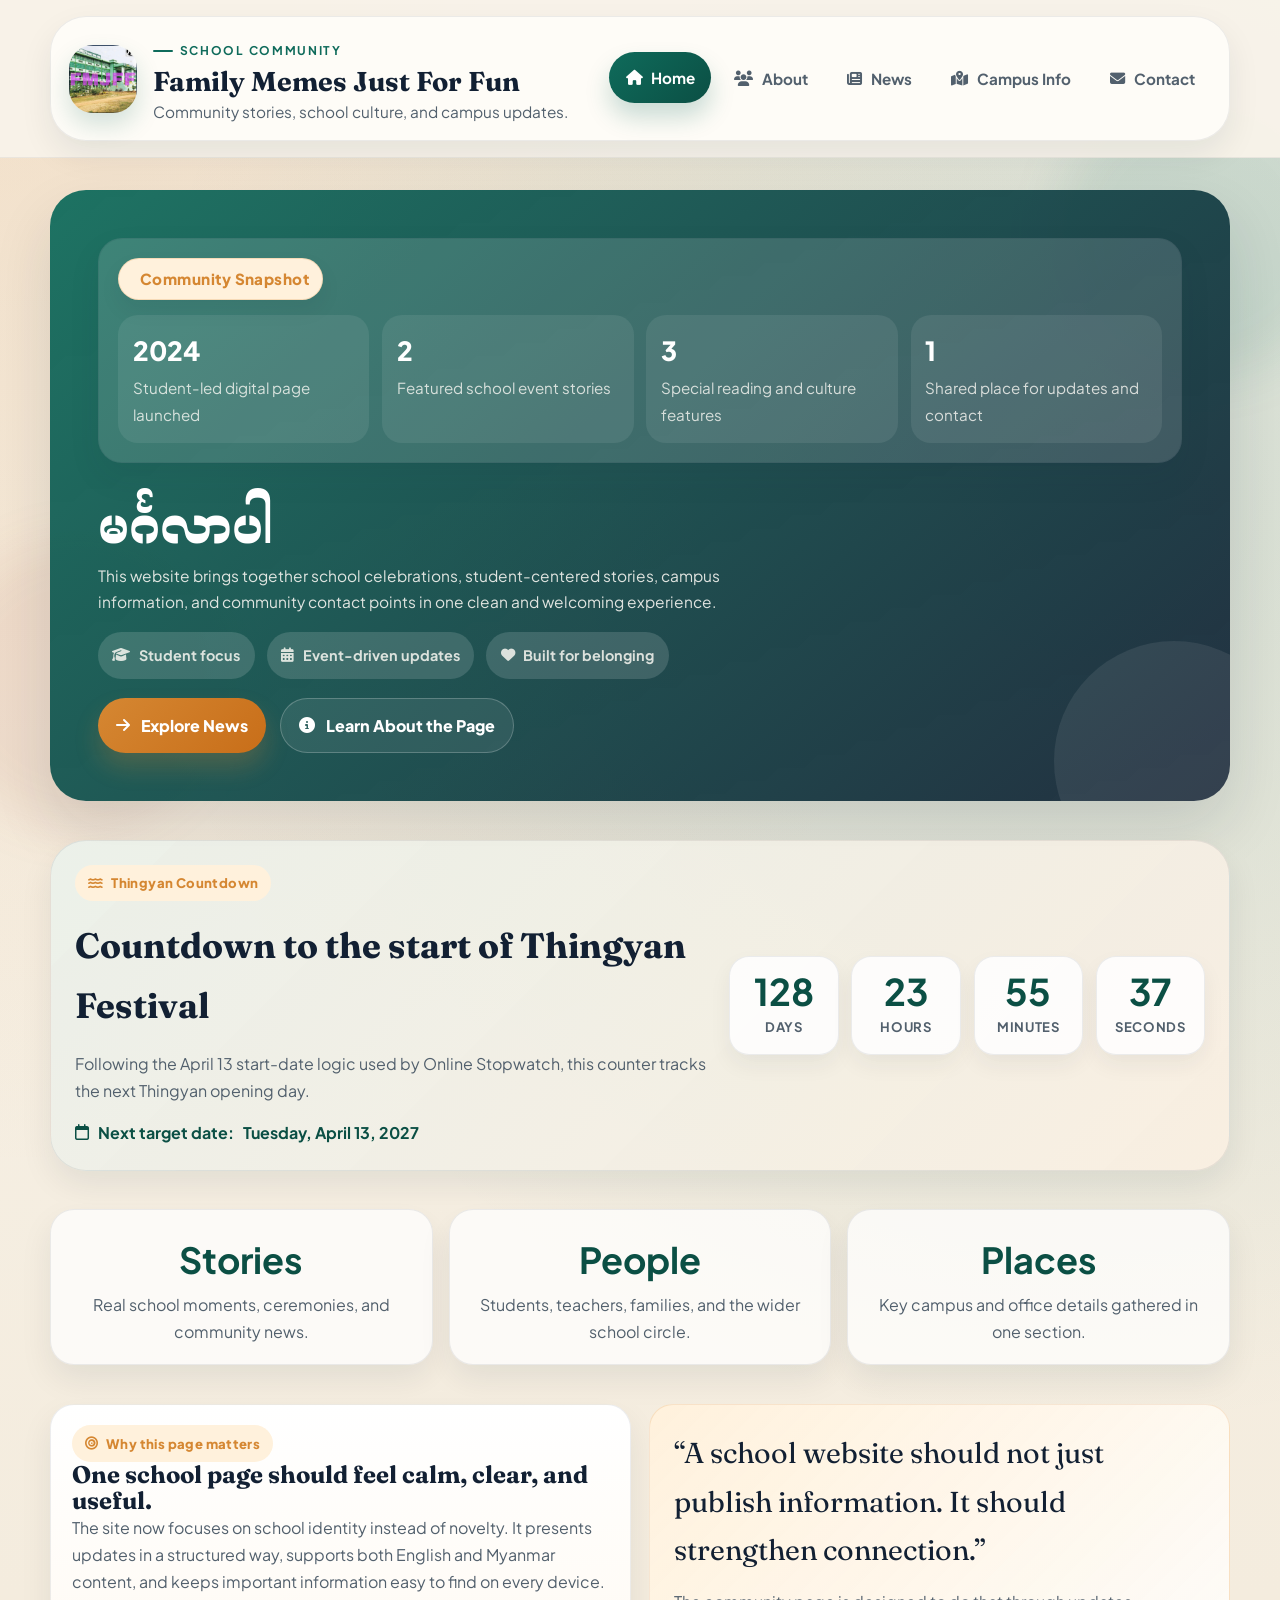
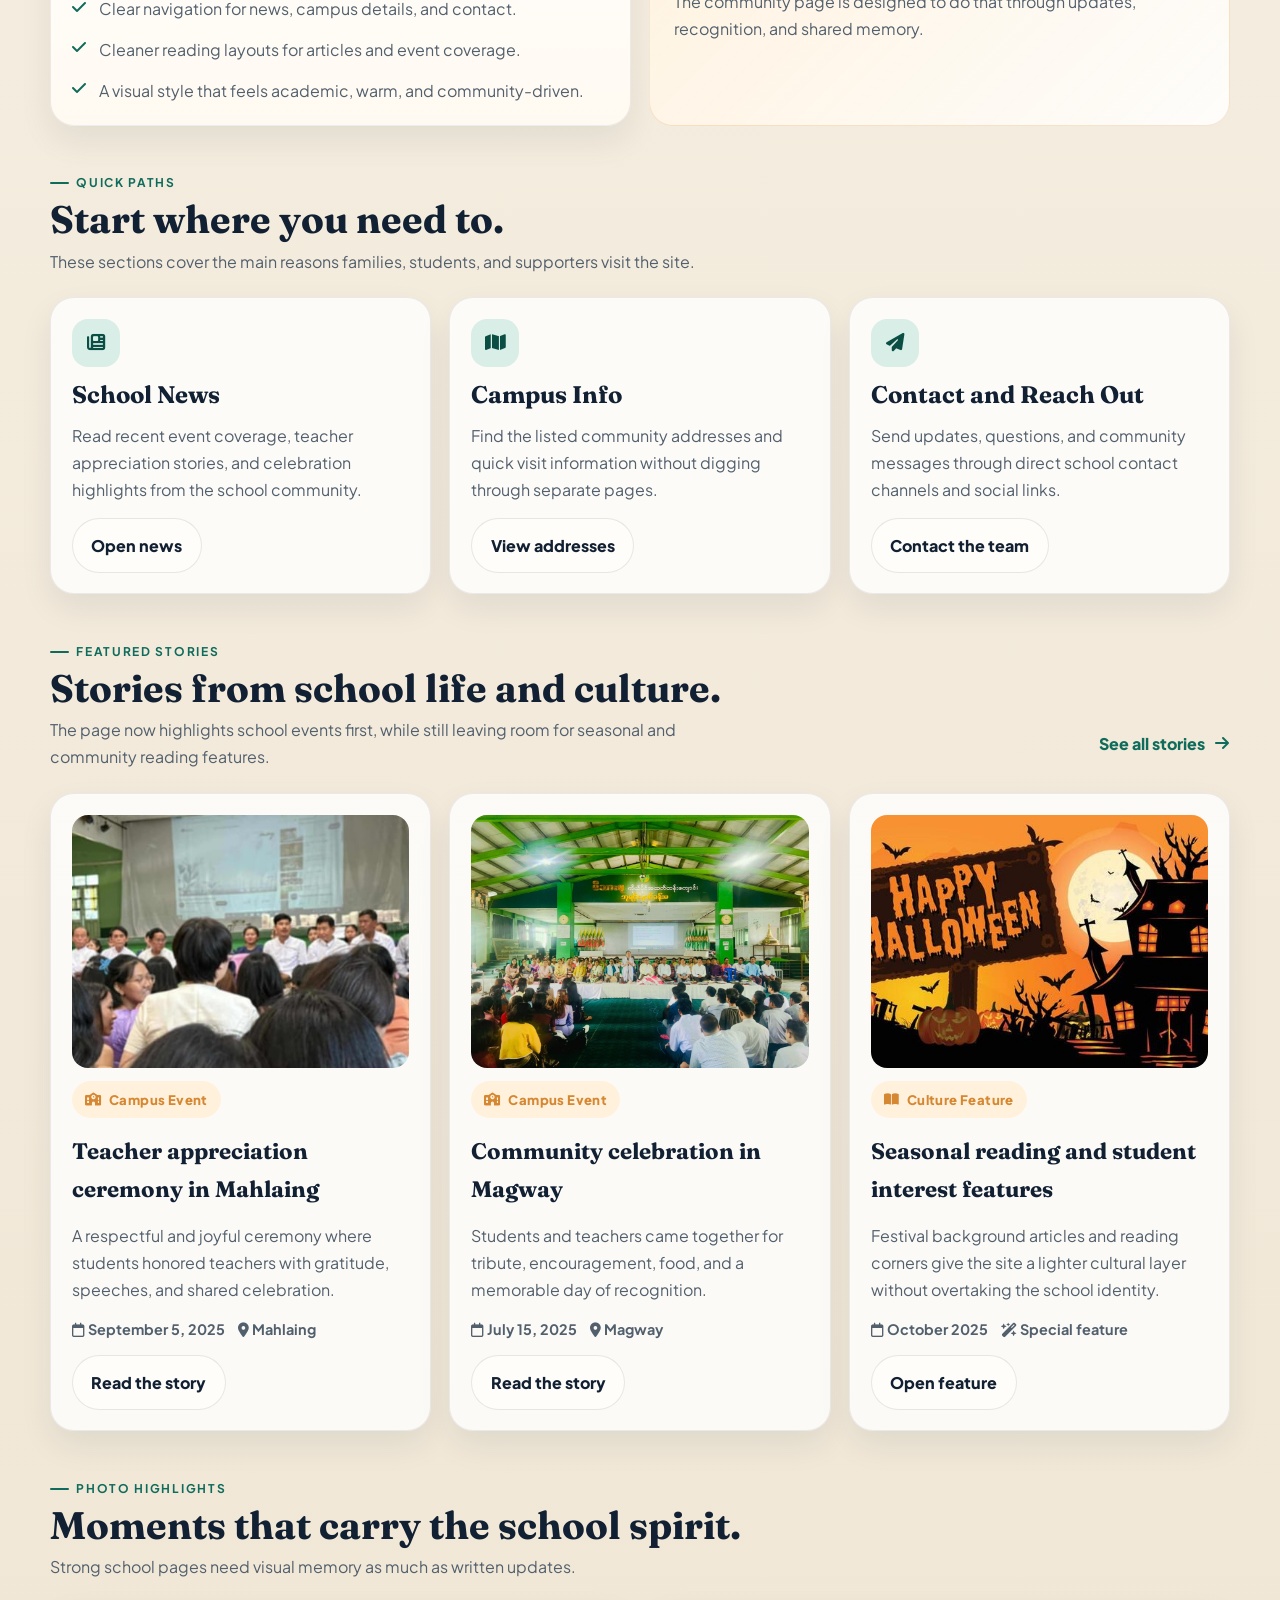
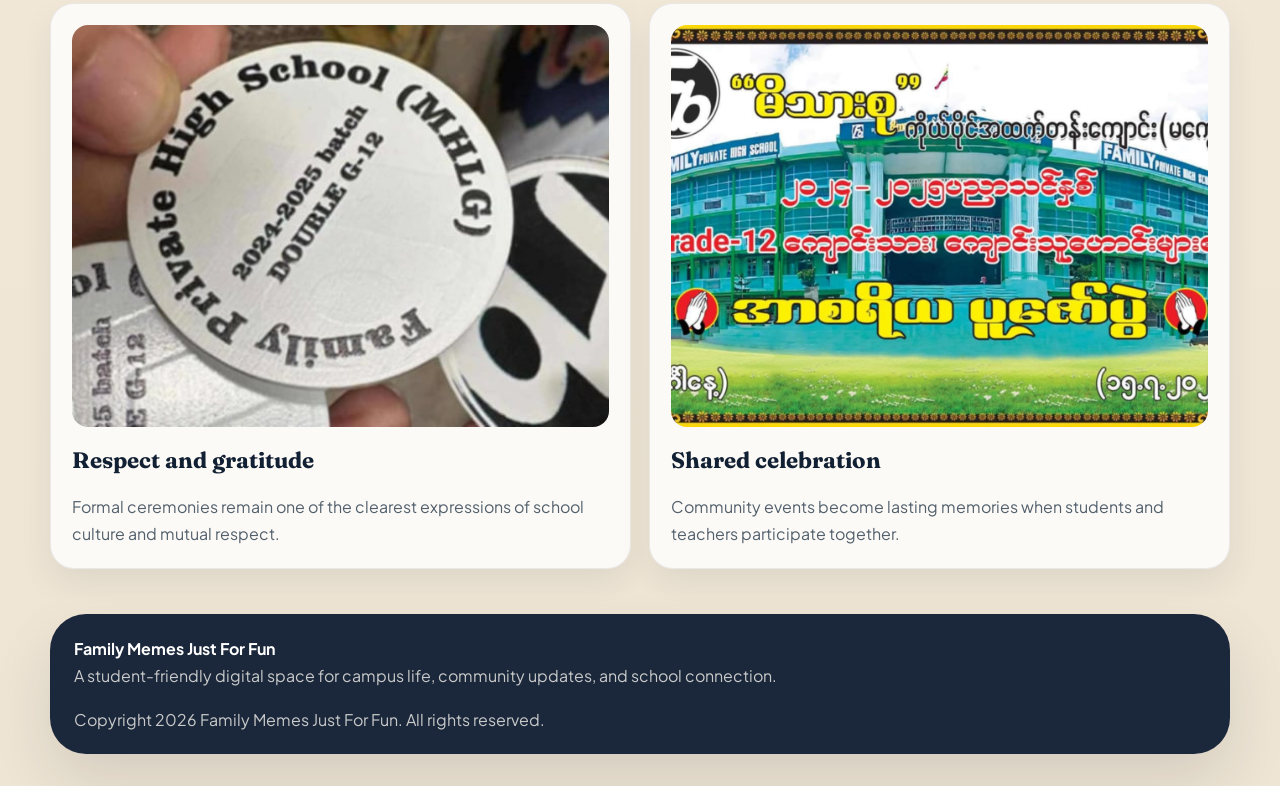
<file: index.html>
<!DOCTYPE html>
<html lang="en">
<head>
  <meta charset="UTF-8">
  <meta name="viewport" content="width=device-width, initial-scale=1.0">
  <title>Family Memes Just For Fun</title>
  <meta name="description" content="Family Memes Just For Fun brings together campus updates, student life, school celebrations, and community news in one clear place.">
  <link rel="preconnect" href="https://fonts.googleapis.com">
  <link rel="preconnect" href="https://fonts.gstatic.com" crossorigin>
  <link href="https://fonts.googleapis.com/css2?family=Fraunces:opsz,wght@9..144,600;9..144,700&amp;family=Noto+Sans+Myanmar:wght@400;500;700&amp;family=Noto+Serif+Myanmar:wght@500;600;700&amp;family=Plus+Jakarta+Sans:wght@400;500;600;700;800&amp;display=swap" rel="stylesheet">
  <link rel="stylesheet" href="https://cdnjs.cloudflare.com/ajax/libs/font-awesome/6.5.2/css/all.min.css">
  <link rel="stylesheet" href="style.css">
  <meta name="theme-color" content="#0f6b5b">
  <meta name="apple-mobile-web-app-capable" content="yes">
  <meta name="apple-mobile-web-app-status-bar-style" content="default">
  <meta name="apple-mobile-web-app-title" content="Family Memes">
  <meta name="mobile-web-app-capable" content="yes">
  <link rel="manifest" href="manifest.webmanifest">
  <link rel="icon" href="favicon.svg" type="image/svg+xml">
  <link rel="alternate icon" href="favicon.png" type="image/png">
  <link rel="apple-touch-icon" href="apple-touch-icon.png">
  <link rel="icon" sizes="192x192" href="icon-192.png" type="image/png">
  <link rel="icon" sizes="512x512" href="icon-512.png" type="image/png">
</head>
<body>
  <div class="site-shell">
    <header class="site-header">
      <div class="container">
        <div class="header-bar">
          <a class="branding" href="index.html" aria-label="Family Memes Just For Fun home">
            <div class="brand-mark">
              <img src="school-logo.png" alt="Family Memes Just For Fun logo">
            </div>
            <div class="brand-copy">
              <span class="eyebrow">School Community</span>
              <h1>Family Memes Just For Fun</h1>
              <p>Community stories, school culture, and campus updates.</p>
            </div>
          </a>

          <nav class="main-nav" aria-label="Primary" data-nav data-open="false">
            <button class="nav-toggle" type="button" aria-expanded="false" aria-label="Open menu" data-nav-toggle>
              <i class="fa-solid fa-bars"></i>
            </button>
            <ul class="nav-links">
              <li><a href="index.html" aria-current="page"><i class="fa-solid fa-house"></i> Home</a></li>
              <li><a href="aboutus.html"><i class="fa-solid fa-users"></i> About</a></li>
              <li><a href="news.html"><i class="fa-solid fa-newspaper"></i> News</a></li>
              <li><a href="address.html"><i class="fa-solid fa-map-location-dot"></i> Campus Info</a></li>
              <li><a href="contact.html"><i class="fa-solid fa-envelope"></i> Contact</a></li>
            </ul>
          </nav>
        </div>
      </div>
    </header>

    <main id="main-content">
      <section class="hero-section">
        <div class="container">
          <div class="page-hero reveal">
            <section class="hero-panel hero-panel-wide" aria-label="Community Snapshot">
              <div>
                <span class="badge"><i class="fa-solid fa-sparkles"></i> Community Snapshot</span>
              </div>
              <div class="panel-row">
                <div class="panel-item">
                  <strong>2024</strong>
                  <span>Student-led digital page launched</span>
                </div>
                <div class="panel-item">
                  <strong>2</strong>
                  <span>Featured school event stories</span>
                </div>
                <div class="panel-item">
                  <strong>3</strong>
                  <span>Special reading and culture features</span>
                </div>
                <div class="panel-item">
                  <strong>1</strong>
                  <span>Shared place for updates and contact</span>
                </div>
              </div>
            </section>

            <div class="hero-grid">
              <div>
                <h1 class="hero-title-myanmar">မင်္ဂလာပါ</h1>
                <p class="lead">
                  This website brings together school celebrations, student-centered stories, campus information, and community contact points in one clean and welcoming experience.
                </p>
                <div class="meta-row">
                  <span class="meta-pill"><i class="fa-solid fa-graduation-cap"></i> Student focus</span>
                  <span class="meta-pill"><i class="fa-solid fa-calendar-days"></i> Event-driven updates</span>
                  <span class="meta-pill"><i class="fa-solid fa-heart"></i> Built for belonging</span>
                </div>
                <div class="hero-actions">
                  <a class="button" href="news.html"><i class="fa-solid fa-arrow-right"></i> Explore News</a>
                  <a class="button-secondary" href="aboutus.html"><i class="fa-solid fa-circle-info"></i> Learn About the Page</a>
                </div>
              </div>
            </div>
          </div>
        </div>
      </section>

      <section class="section">
        <div class="container">
          <article class="thingyan-card reveal" data-countdown="thingyan">
              <div class="thingyan-copy">
              <span class="badge"><i class="fa-solid fa-water"></i> Thingyan Countdown</span>
              <h2>Countdown to the start of Thingyan Festival</h2>
              <p>
                Following the April 13 start-date logic used by Online Stopwatch, this counter tracks the next Thingyan opening day.
              </p>
              <div class="thingyan-meta">
                <span><i class="fa-regular fa-calendar"></i> Next target date: <strong data-thingyan-date>April 13</strong></span>
              </div>
            </div>

            <div class="thingyan-timer" aria-label="Thingyan countdown timer">
              <div class="thingyan-unit">
                <strong data-unit="days">00</strong>
                <span>Days</span>
              </div>
              <div class="thingyan-unit">
                <strong data-unit="hours">00</strong>
                <span>Hours</span>
              </div>
              <div class="thingyan-unit">
                <strong data-unit="minutes">00</strong>
                <span>Minutes</span>
              </div>
              <div class="thingyan-unit">
                <strong data-unit="seconds">00</strong>
                <span>Seconds</span>
              </div>
            </div>
          </article>
        </div>
      </section>

      <section class="section">
        <div class="container">
          <div class="stats-row reveal">
            <article class="stat-card">
              <strong>Stories</strong>
              <span>Real school moments, ceremonies, and community news.</span>
            </article>
            <article class="stat-card">
              <strong>People</strong>
              <span>Students, teachers, families, and the wider school circle.</span>
            </article>
            <article class="stat-card">
              <strong>Places</strong>
              <span>Key campus and office details gathered in one section.</span>
            </article>
          </div>
        </div>
      </section>

      <section class="section">
        <div class="container">
          <div class="feature-grid">
            <article class="highlight-panel reveal">
              <span class="badge"><i class="fa-solid fa-bullseye"></i> Why this page matters</span>
              <h2>One school page should feel calm, clear, and useful.</h2>
              <p>
                The site now focuses on school identity instead of novelty. It presents updates in a structured way, supports both English and Myanmar content, and keeps important information easy to find on every device.
              </p>
              <ul class="list-clean">
                <li><i class="fa-solid fa-check"></i><span>Clear navigation for news, campus details, and contact.</span></li>
                <li><i class="fa-solid fa-check"></i><span>Cleaner reading layouts for articles and event coverage.</span></li>
                <li><i class="fa-solid fa-check"></i><span>A visual style that feels academic, warm, and community-driven.</span></li>
              </ul>
            </article>

            <aside class="quote-card reveal">
              <blockquote>“A school website should not just publish information. It should strengthen connection.”</blockquote>
              <p>The community page is designed to do that through updates, recognition, and shared memory.</p>
            </aside>
          </div>
        </div>
      </section>

      <section class="section">
        <div class="container">
          <div class="section-heading reveal">
            <div>
              <span class="eyebrow">Quick Paths</span>
              <h2>Start where you need to.</h2>
              <p>These sections cover the main reasons families, students, and supporters visit the site.</p>
            </div>
          </div>

          <div class="card-grid">
            <article class="card reveal">
              <span class="card-icon"><i class="fa-solid fa-newspaper"></i></span>
              <h2>School News</h2>
              <p>Read recent event coverage, teacher appreciation stories, and celebration highlights from the school community.</p>
              <a class="button-link" href="news.html">Open news</a>
            </article>

            <article class="card reveal">
              <span class="card-icon"><i class="fa-solid fa-map"></i></span>
              <h2>Campus Info</h2>
              <p>Find the listed community addresses and quick visit information without digging through separate pages.</p>
              <a class="button-link" href="address.html">View addresses</a>
            </article>

            <article class="card reveal">
              <span class="card-icon"><i class="fa-solid fa-paper-plane"></i></span>
              <h2>Contact and Reach Out</h2>
              <p>Send updates, questions, and community messages through direct school contact channels and social links.</p>
              <a class="button-link" href="contact.html">Contact the team</a>
            </article>
          </div>
        </div>
      </section>

      <section class="section">
        <div class="container">
          <div class="section-heading reveal">
            <div>
              <span class="eyebrow">Featured Stories</span>
              <h2>Stories from school life and culture.</h2>
              <p>The page now highlights school events first, while still leaving room for seasonal and community reading features.</p>
            </div>
            <a class="button-link subtle" href="news.html">See all stories <i class="fa-solid fa-arrow-right"></i></a>
          </div>

          <div class="story-grid">
            <article class="story-card reveal">
              <img src="mhp.JPEG" alt="Teacher appreciation ceremony at Family Private High School Mahlaing">
              <span class="badge"><i class="fa-solid fa-school"></i> Campus Event</span>
              <h3>Teacher appreciation ceremony in Mahlaing</h3>
              <p>A respectful and joyful ceremony where students honored teachers with gratitude, speeches, and shared celebration.</p>
              <div class="story-meta">
                <span><i class="fa-regular fa-calendar"></i> September 5, 2025</span>
                <span><i class="fa-solid fa-location-dot"></i> Mahlaing</span>
              </div>
              <a class="button-link" href="read1.html">Read the story</a>
            </article>

            <article class="story-card reveal">
              <img src="mgp.JPG" alt="Teacher appreciation ceremony at Family Private High School Magway">
              <span class="badge"><i class="fa-solid fa-school"></i> Campus Event</span>
              <h3>Community celebration in Magway</h3>
              <p>Students and teachers came together for tribute, encouragement, food, and a memorable day of recognition.</p>
              <div class="story-meta">
                <span><i class="fa-regular fa-calendar"></i> July 15, 2025</span>
                <span><i class="fa-solid fa-location-dot"></i> Magway</span>
              </div>
              <a class="button-link" href="read2.html">Read the story</a>
            </article>

            <article class="story-card reveal">
              <img src="happy-halloween-halloween-background-with-pumpkin-and-batssocial-media-design-free-vector.jpg" alt="Halloween themed poster">
              <span class="badge"><i class="fa-solid fa-book-open"></i> Culture Feature</span>
              <h3>Seasonal reading and student interest features</h3>
              <p>Festival background articles and reading corners give the site a lighter cultural layer without overtaking the school identity.</p>
              <div class="story-meta">
                <span><i class="fa-regular fa-calendar"></i> October 2025</span>
                <span><i class="fa-solid fa-wand-magic-sparkles"></i> Special feature</span>
              </div>
              <a class="button-link" href="hallo.html">Open feature</a>
            </article>
          </div>
        </div>
      </section>

      <section class="section">
        <div class="container">
          <div class="section-heading reveal">
            <div>
              <span class="eyebrow">Photo Highlights</span>
              <h2>Moments that carry the school spirit.</h2>
              <p>Strong school pages need visual memory as much as written updates.</p>
            </div>
          </div>

          <div class="gallery-grid">
            <article class="story-card reveal">
              <img src="mh.JPEG" alt="Students and teachers gathered during a school event">
              <h3>Respect and gratitude</h3>
              <p>Formal ceremonies remain one of the clearest expressions of school culture and mutual respect.</p>
            </article>
            <article class="story-card reveal">
              <img src="mg.JPG" alt="Group photo from a school celebration">
              <h3>Shared celebration</h3>
              <p>Community events become lasting memories when students and teachers participate together.</p>
            </article>
          </div>
        </div>
      </section>
    </main>

    <footer class="footer">
      <div class="container">
        <div class="footer-panel">
          <div>
            <strong>Family Memes Just For Fun</strong><br>
            A student-friendly digital space for campus life, community updates, and school connection.
          </div>
          <div>
            Copyright <span data-year></span> Family Memes Just For Fun. All rights reserved.
          </div>
        </div>
      </div>
    </footer>
  </div>

  <script src="script.js"></script>
</body>
</html>
</file>
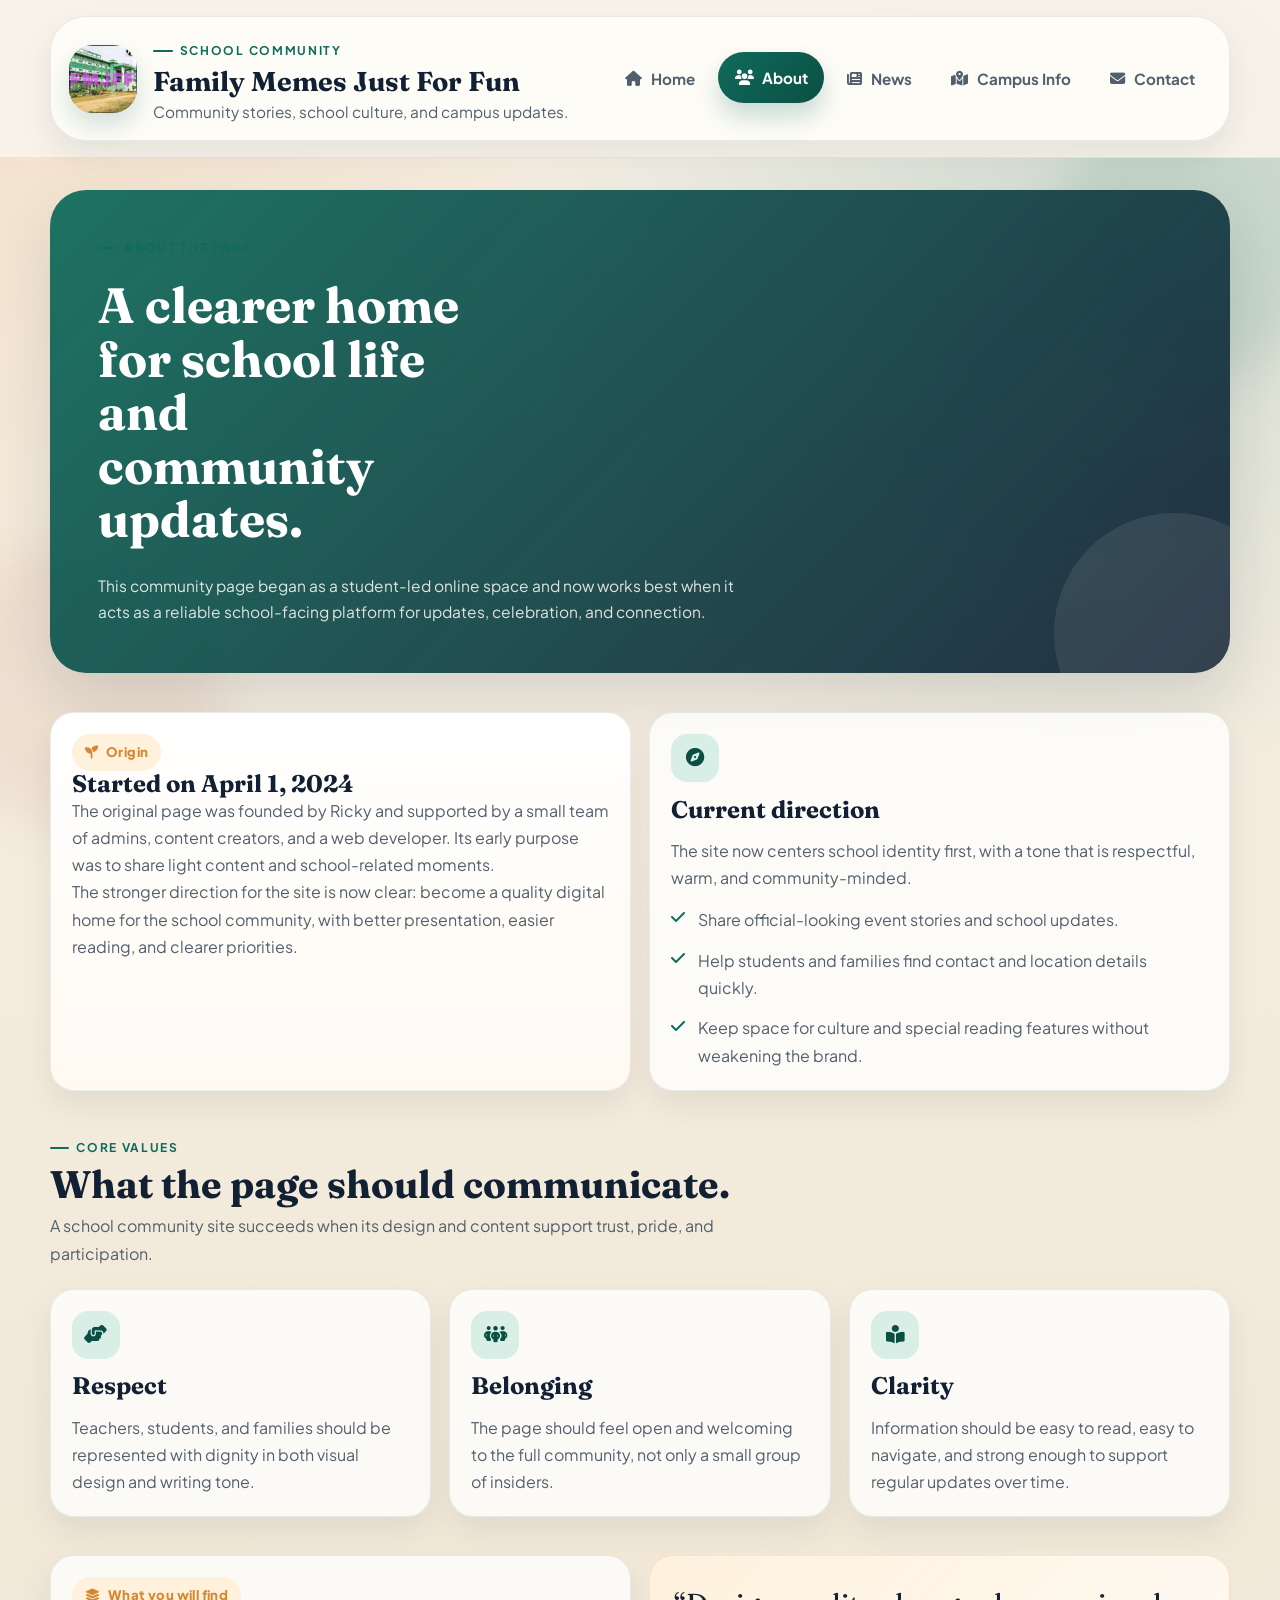
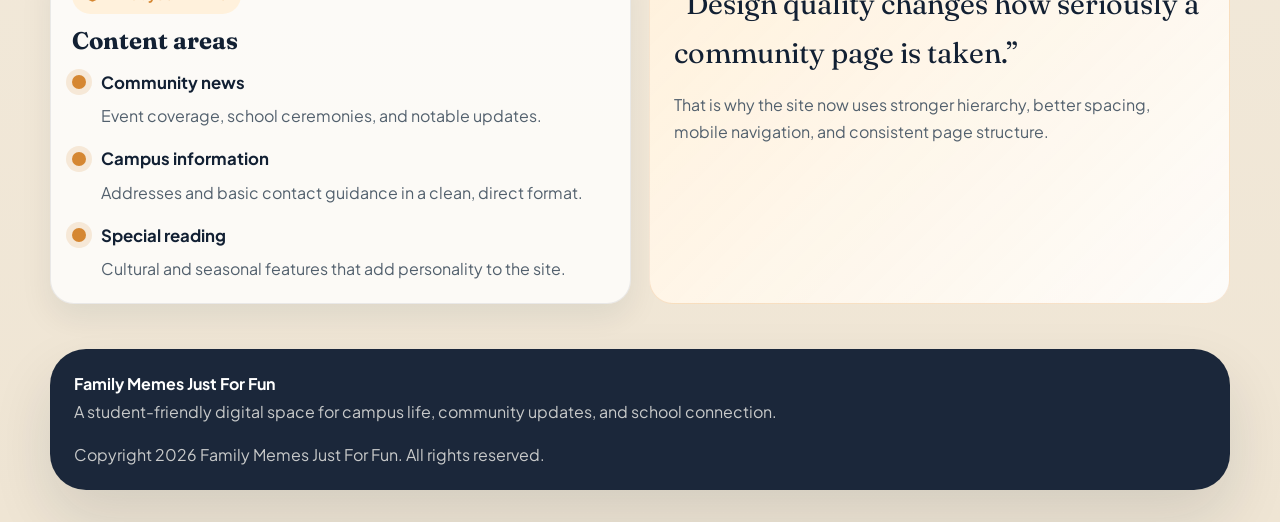
<file: aboutus.html>
<!DOCTYPE html>
<html lang="en">
<head>
  <meta charset="UTF-8">
  <meta name="viewport" content="width=device-width, initial-scale=1.0">
  <title>About | Family Memes Just For Fun</title>
  <meta name="description" content="Learn the purpose of the Family Memes Just For Fun page and how it supports students, teachers, and families.">
  <link rel="preconnect" href="https://fonts.googleapis.com">
  <link rel="preconnect" href="https://fonts.gstatic.com" crossorigin>
  <link href="https://fonts.googleapis.com/css2?family=Fraunces:opsz,wght@9..144,600;9..144,700&amp;family=Noto+Sans+Myanmar:wght@400;500;700&amp;family=Noto+Serif+Myanmar:wght@500;600;700&amp;family=Plus+Jakarta+Sans:wght@400;500;600;700;800&amp;display=swap" rel="stylesheet">
  <link rel="stylesheet" href="https://cdnjs.cloudflare.com/ajax/libs/font-awesome/6.5.2/css/all.min.css">
  <link rel="stylesheet" href="style.css">
  <meta name="theme-color" content="#0f6b5b">
  <meta name="apple-mobile-web-app-capable" content="yes">
  <meta name="apple-mobile-web-app-status-bar-style" content="default">
  <meta name="apple-mobile-web-app-title" content="Family Memes">
  <meta name="mobile-web-app-capable" content="yes">
  <link rel="manifest" href="manifest.webmanifest">
  <link rel="icon" href="favicon.svg" type="image/svg+xml">
  <link rel="alternate icon" href="favicon.png" type="image/png">
  <link rel="apple-touch-icon" href="apple-touch-icon.png">
  <link rel="icon" sizes="192x192" href="icon-192.png" type="image/png">
  <link rel="icon" sizes="512x512" href="icon-512.png" type="image/png">
</head>
<body>
  <div class="site-shell">
    <header class="site-header">
      <div class="container">
        <div class="header-bar">
          <a class="branding" href="index.html" aria-label="Family Memes Just For Fun home">
            <div class="brand-mark">
              <img src="school-logo.png" alt="Family Memes Just For Fun logo">
            </div>
            <div class="brand-copy">
              <span class="eyebrow">School Community</span>
              <h1>Family Memes Just For Fun</h1>
              <p>Community stories, school culture, and campus updates.</p>
            </div>
          </a>

          <nav class="main-nav" aria-label="Primary" data-nav data-open="false">
            <button class="nav-toggle" type="button" aria-expanded="false" aria-label="Open menu" data-nav-toggle>
              <i class="fa-solid fa-bars"></i>
            </button>
            <ul class="nav-links">
              <li><a href="index.html"><i class="fa-solid fa-house"></i> Home</a></li>
              <li><a href="aboutus.html" aria-current="page"><i class="fa-solid fa-users"></i> About</a></li>
              <li><a href="news.html"><i class="fa-solid fa-newspaper"></i> News</a></li>
              <li><a href="address.html"><i class="fa-solid fa-map-location-dot"></i> Campus Info</a></li>
              <li><a href="contact.html"><i class="fa-solid fa-envelope"></i> Contact</a></li>
            </ul>
          </nav>
        </div>
      </div>
    </header>

    <main id="main-content">
      <section class="hero-section">
        <div class="container">
          <div class="page-hero reveal">
            <span class="eyebrow">About the Page</span>
            <h1>A clearer home for school life and community updates.</h1>
            <p class="lead">
              This community page began as a student-led online space and now works best when it acts as a reliable school-facing platform for updates, celebration, and connection.
            </p>
          </div>
        </div>
      </section>

      <section class="section">
        <div class="container">
          <div class="two-column">
            <article class="highlight-panel reveal">
              <span class="badge"><i class="fa-solid fa-seedling"></i> Origin</span>
              <h2>Started on April 1, 2024</h2>
              <p>
                The original page was founded by Ricky and supported by a small team of admins, content creators, and a web developer. Its early purpose was to share light content and school-related moments.
              </p>
              <p>
                The stronger direction for the site is now clear: become a quality digital home for the school community, with better presentation, easier reading, and clearer priorities.
              </p>
            </article>

            <article class="card reveal">
              <span class="card-icon"><i class="fa-solid fa-compass"></i></span>
              <h2>Current direction</h2>
              <p>The site now centers school identity first, with a tone that is respectful, warm, and community-minded.</p>
              <ul class="list-clean">
                <li><i class="fa-solid fa-check"></i><span>Share official-looking event stories and school updates.</span></li>
                <li><i class="fa-solid fa-check"></i><span>Help students and families find contact and location details quickly.</span></li>
                <li><i class="fa-solid fa-check"></i><span>Keep space for culture and special reading features without weakening the brand.</span></li>
              </ul>
            </article>
          </div>
        </div>
      </section>

      <section class="section">
        <div class="container">
          <div class="section-heading reveal">
            <div>
              <span class="eyebrow">Core Values</span>
              <h2>What the page should communicate.</h2>
              <p>A school community site succeeds when its design and content support trust, pride, and participation.</p>
            </div>
          </div>

          <div class="card-grid">
            <article class="card reveal">
              <span class="card-icon"><i class="fa-solid fa-handshake-angle"></i></span>
              <h2>Respect</h2>
              <p>Teachers, students, and families should be represented with dignity in both visual design and writing tone.</p>
            </article>

            <article class="card reveal">
              <span class="card-icon"><i class="fa-solid fa-people-group"></i></span>
              <h2>Belonging</h2>
              <p>The page should feel open and welcoming to the full community, not only a small group of insiders.</p>
            </article>

            <article class="card reveal">
              <span class="card-icon"><i class="fa-solid fa-book-open-reader"></i></span>
              <h2>Clarity</h2>
              <p>Information should be easy to read, easy to navigate, and strong enough to support regular updates over time.</p>
            </article>
          </div>
        </div>
      </section>

      <section class="section">
        <div class="container">
          <div class="feature-grid">
            <article class="card reveal">
              <span class="badge"><i class="fa-solid fa-layer-group"></i> What you will find</span>
              <h2>Content areas</h2>
              <div class="timeline">
                <div class="timeline-item">
                  <span class="dot"></span>
                  <div>
                    <h3>Community news</h3>
                    <p>Event coverage, school ceremonies, and notable updates.</p>
                  </div>
                </div>
                <div class="timeline-item">
                  <span class="dot"></span>
                  <div>
                    <h3>Campus information</h3>
                    <p>Addresses and basic contact guidance in a clean, direct format.</p>
                  </div>
                </div>
                <div class="timeline-item">
                  <span class="dot"></span>
                  <div>
                    <h3>Special reading</h3>
                    <p>Cultural and seasonal features that add personality to the site.</p>
                  </div>
                </div>
              </div>
            </article>

            <article class="quote-card reveal">
              <blockquote>“Design quality changes how seriously a community page is taken.”</blockquote>
              <p>That is why the site now uses stronger hierarchy, better spacing, mobile navigation, and consistent page structure.</p>
            </article>
          </div>
        </div>
      </section>
    </main>

    <footer class="footer">
      <div class="container">
        <div class="footer-panel">
          <div>
            <strong>Family Memes Just For Fun</strong><br>
            A student-friendly digital space for campus life, community updates, and school connection.
          </div>
          <div>
            Copyright <span data-year></span> Family Memes Just For Fun. All rights reserved.
          </div>
        </div>
      </div>
    </footer>
  </div>

  <script src="script.js"></script>
</body>
</html>
</file>
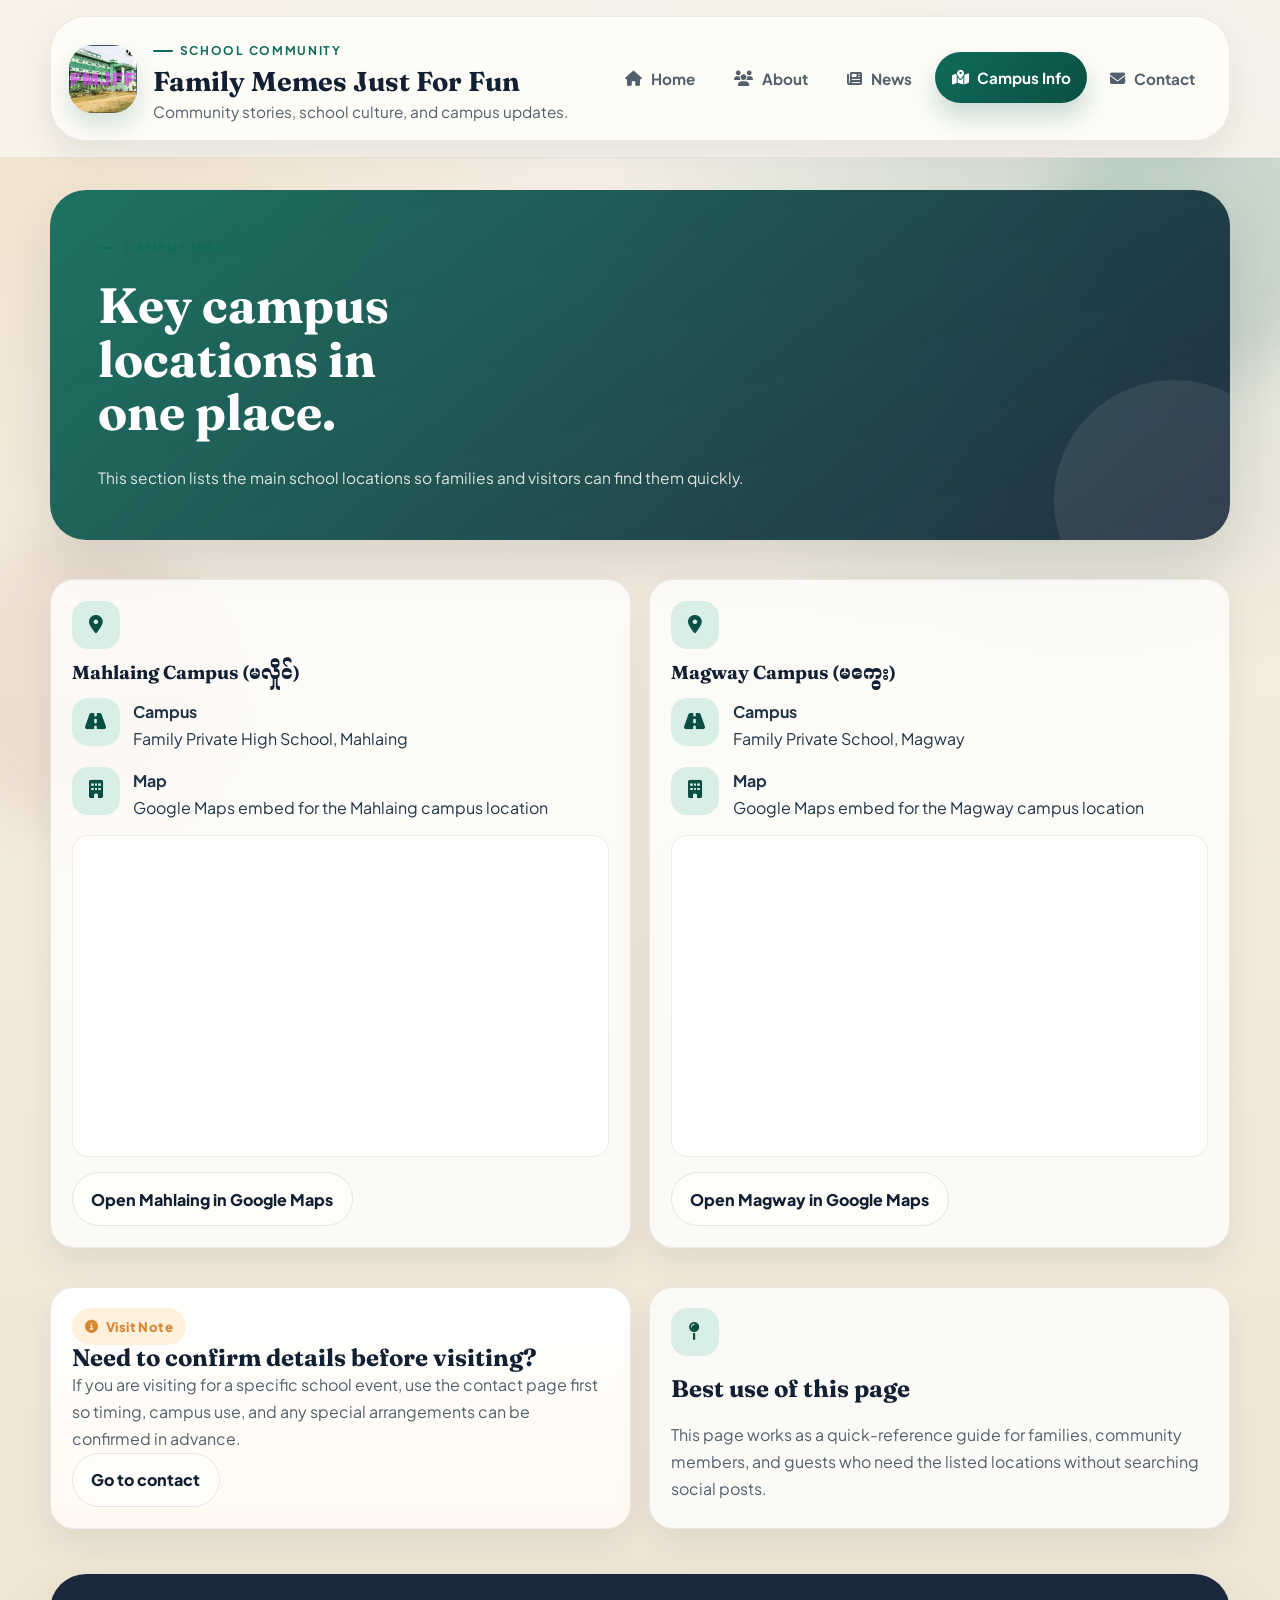
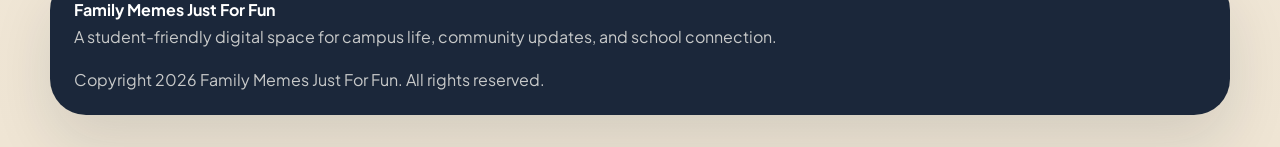
<file: address.html>
<!DOCTYPE html>
<html lang="en">
<head>
  <meta charset="UTF-8">
  <meta name="viewport" content="width=device-width, initial-scale=1.0">
  <title>Campus Info | Family Memes Just For Fun</title>
  <meta name="description" content="Find Family Private High School campus information for Mahlaing (မလှိုင်) and Magway (မကွေး), including map access and location details.">
  <meta name="keywords" content="Mahlaing Campus, မလှိုင်, Magway Campus, မကွေး, မကေွး, Family Private High School address, campus map">
  <link rel="preconnect" href="https://fonts.googleapis.com">
  <link rel="preconnect" href="https://fonts.gstatic.com" crossorigin>
  <link href="https://fonts.googleapis.com/css2?family=Fraunces:opsz,wght@9..144,600;9..144,700&amp;family=Noto+Sans+Myanmar:wght@400;500;700&amp;family=Noto+Serif+Myanmar:wght@500;600;700&amp;family=Plus+Jakarta+Sans:wght@400;500;600;700;800&amp;display=swap" rel="stylesheet">
  <link rel="stylesheet" href="https://cdnjs.cloudflare.com/ajax/libs/font-awesome/6.5.2/css/all.min.css">
  <link rel="stylesheet" href="style.css">
  <meta name="theme-color" content="#0f6b5b">
  <meta name="apple-mobile-web-app-capable" content="yes">
  <meta name="apple-mobile-web-app-status-bar-style" content="default">
  <meta name="apple-mobile-web-app-title" content="Family Memes">
  <meta name="mobile-web-app-capable" content="yes">
  <link rel="manifest" href="manifest.webmanifest">
  <link rel="icon" href="favicon.svg" type="image/svg+xml">
  <link rel="alternate icon" href="favicon.png" type="image/png">
  <link rel="apple-touch-icon" href="apple-touch-icon.png">
  <link rel="icon" sizes="192x192" href="icon-192.png" type="image/png">
  <link rel="icon" sizes="512x512" href="icon-512.png" type="image/png">
  <script type="application/ld+json">
    {
      "@context": "https://schema.org",
      "@type": "ItemList",
      "name": "Family Private High School campuses",
      "itemListElement": [
        {
          "@type": "ListItem",
          "position": 1,
          "item": {
            "@type": "Place",
            "name": "Mahlaing Campus",
            "alternateName": ["မလှိုင်"],
            "url": "https://www.google.com/maps/search/?api=1&query=Family%20Private%20High%20School%20Mahlaing"
          }
        },
        {
          "@type": "ListItem",
          "position": 2,
          "item": {
            "@type": "Place",
            "name": "Magway Campus",
            "alternateName": ["မကွေး", "မကေွး"],
            "url": "https://www.google.com/maps/search/?api=1&query=Family%20Private%20School%20Magway"
          }
        }
      ]
    }
  </script>
</head>
<body>
  <div class="site-shell">
    <header class="site-header">
      <div class="container">
        <div class="header-bar">
          <a class="branding" href="index.html" aria-label="Family Memes Just For Fun home">
            <div class="brand-mark">
              <img src="school-logo.png" alt="Family Memes Just For Fun logo">
            </div>
            <div class="brand-copy">
              <span class="eyebrow">School Community</span>
              <h1>Family Memes Just For Fun</h1>
              <p>Community stories, school culture, and campus updates.</p>
            </div>
          </a>

          <nav class="main-nav" aria-label="Primary" data-nav data-open="false">
            <button class="nav-toggle" type="button" aria-expanded="false" aria-label="Open menu" data-nav-toggle>
              <i class="fa-solid fa-bars"></i>
            </button>
            <ul class="nav-links">
              <li><a href="index.html"><i class="fa-solid fa-house"></i> Home</a></li>
              <li><a href="aboutus.html"><i class="fa-solid fa-users"></i> About</a></li>
              <li><a href="news.html"><i class="fa-solid fa-newspaper"></i> News</a></li>
              <li><a href="address.html" aria-current="page"><i class="fa-solid fa-map-location-dot"></i> Campus Info</a></li>
              <li><a href="contact.html"><i class="fa-solid fa-envelope"></i> Contact</a></li>
            </ul>
          </nav>
        </div>
      </div>
    </header>

    <main id="main-content">
      <section class="hero-section">
        <div class="container">
          <div class="page-hero reveal">
            <span class="eyebrow">Campus Info</span>
            <h1>Key campus locations in one place.</h1>
            <p class="lead">
              This section lists the main school locations so families and visitors can find them quickly.
            </p>
          </div>
        </div>
      </section>

      <section class="section">
        <div class="container">
          <div class="campus-grid">
            <article class="info-card campus-card reveal" id="mahlaing-campus">
              <span class="info-icon"><i class="fa-solid fa-location-dot"></i></span>
              <h3>Mahlaing Campus (မလှိုင်)</h3>
              <ul class="info-list">
                <li>
                  <span class="info-icon"><i class="fa-solid fa-road"></i></span>
                  <div>
                    <strong>Campus</strong><br>
                    Family Private High School, Mahlaing
                  </div>
                </li>
                <li>
                  <span class="info-icon"><i class="fa-solid fa-building"></i></span>
                  <div>
                    <strong>Map</strong><br>
                    Google Maps embed for the Mahlaing campus location
                  </div>
                </li>
              </ul>
              <div class="map-frame">
                <iframe
                  src="https://www.google.com/maps/embed?pb=!1m18!1m12!1m3!1d1213845.2986845246!2d95.8437033097247!3d20.623335874848696!2m3!1f0!2f0!3f0!3m2!1i1024!2i768!4f13.1!3m3!1m2!1s0x30ca29554ae1fa37%3A0xffec885b725e194c!2sFamily%20Private%20High%20School!5e0!3m2!1sen!2smm!4v1774423538807!5m2!1sen!2smm"
                  allowfullscreen=""
                  loading="lazy"
                  referrerpolicy="no-referrer-when-downgrade"
                  title="Map showing Family Private High School Mahlaing Campus"
                ></iframe>
              </div>
              <a class="button-link" href="https://www.google.com/maps/search/?api=1&amp;query=Family%20Private%20High%20School%20Mahlaing" target="_blank" rel="noopener noreferrer">Open Mahlaing in Google Maps</a>
            </article>

            <article class="info-card campus-card reveal" id="magway-campus">
              <span class="info-icon"><i class="fa-solid fa-location-dot"></i></span>
              <h3>Magway Campus (မကွေး)</h3>
              <ul class="info-list">
                <li>
                  <span class="info-icon"><i class="fa-solid fa-road"></i></span>
                  <div>
                    <strong>Campus</strong><br>
                    Family Private School, Magway
                  </div>
                </li>
                <li>
                  <span class="info-icon"><i class="fa-solid fa-building"></i></span>
                  <div>
                    <strong>Map</strong><br>
                    Google Maps embed for the Magway campus location
                  </div>
                </li>
              </ul>
              <div class="map-frame">
                <iframe
                  src="https://www.google.com/maps/embed?pb=!1m18!1m12!1m3!1d22318.664566005074!2d94.94966406527182!3d20.175599032489117!2m3!1f0!2f0!3f0!3m2!1i1024!2i768!4f13.1!3m3!1m2!1s0x30b7d3e4e7a8b3f1%3A0x23dd3dac2e0eacee!2sFamily%20Private%20School!5e0!3m2!1sen!2smm!4v1774423605791!5m2!1sen!2smm"
                  allowfullscreen=""
                  loading="lazy"
                  referrerpolicy="no-referrer-when-downgrade"
                  title="Map showing Family Private School Magway Campus"
                ></iframe>
              </div>
              <a class="button-link" href="https://www.google.com/maps/search/?api=1&amp;query=Family%20Private%20School%20Magway" target="_blank" rel="noopener noreferrer">Open Magway in Google Maps</a>
            </article>
          </div>
        </div>
      </section>

      <section class="section">
        <div class="container">
          <div class="feature-grid">
            <article class="highlight-panel reveal">
              <span class="badge"><i class="fa-solid fa-circle-info"></i> Visit Note</span>
              <h2>Need to confirm details before visiting?</h2>
              <p>
                If you are visiting for a specific school event, use the contact page first so timing, campus use, and any special arrangements can be confirmed in advance.
              </p>
              <a class="button-link" href="contact.html">Go to contact</a>
            </article>

            <article class="card reveal">
              <span class="card-icon"><i class="fa-solid fa-map-pin"></i></span>
              <h2>Best use of this page</h2>
              <p>This page works as a quick-reference guide for families, community members, and guests who need the listed locations without searching social posts.</p>
            </article>
          </div>
        </div>
      </section>
    </main>

    <footer class="footer">
      <div class="container">
        <div class="footer-panel">
          <div>
            <strong>Family Memes Just For Fun</strong><br>
            A student-friendly digital space for campus life, community updates, and school connection.
          </div>
          <div>
            Copyright <span data-year></span> Family Memes Just For Fun. All rights reserved.
          </div>
        </div>
      </div>
    </footer>
  </div>

  <script src="script.js"></script>
</body>
</html>
</file>
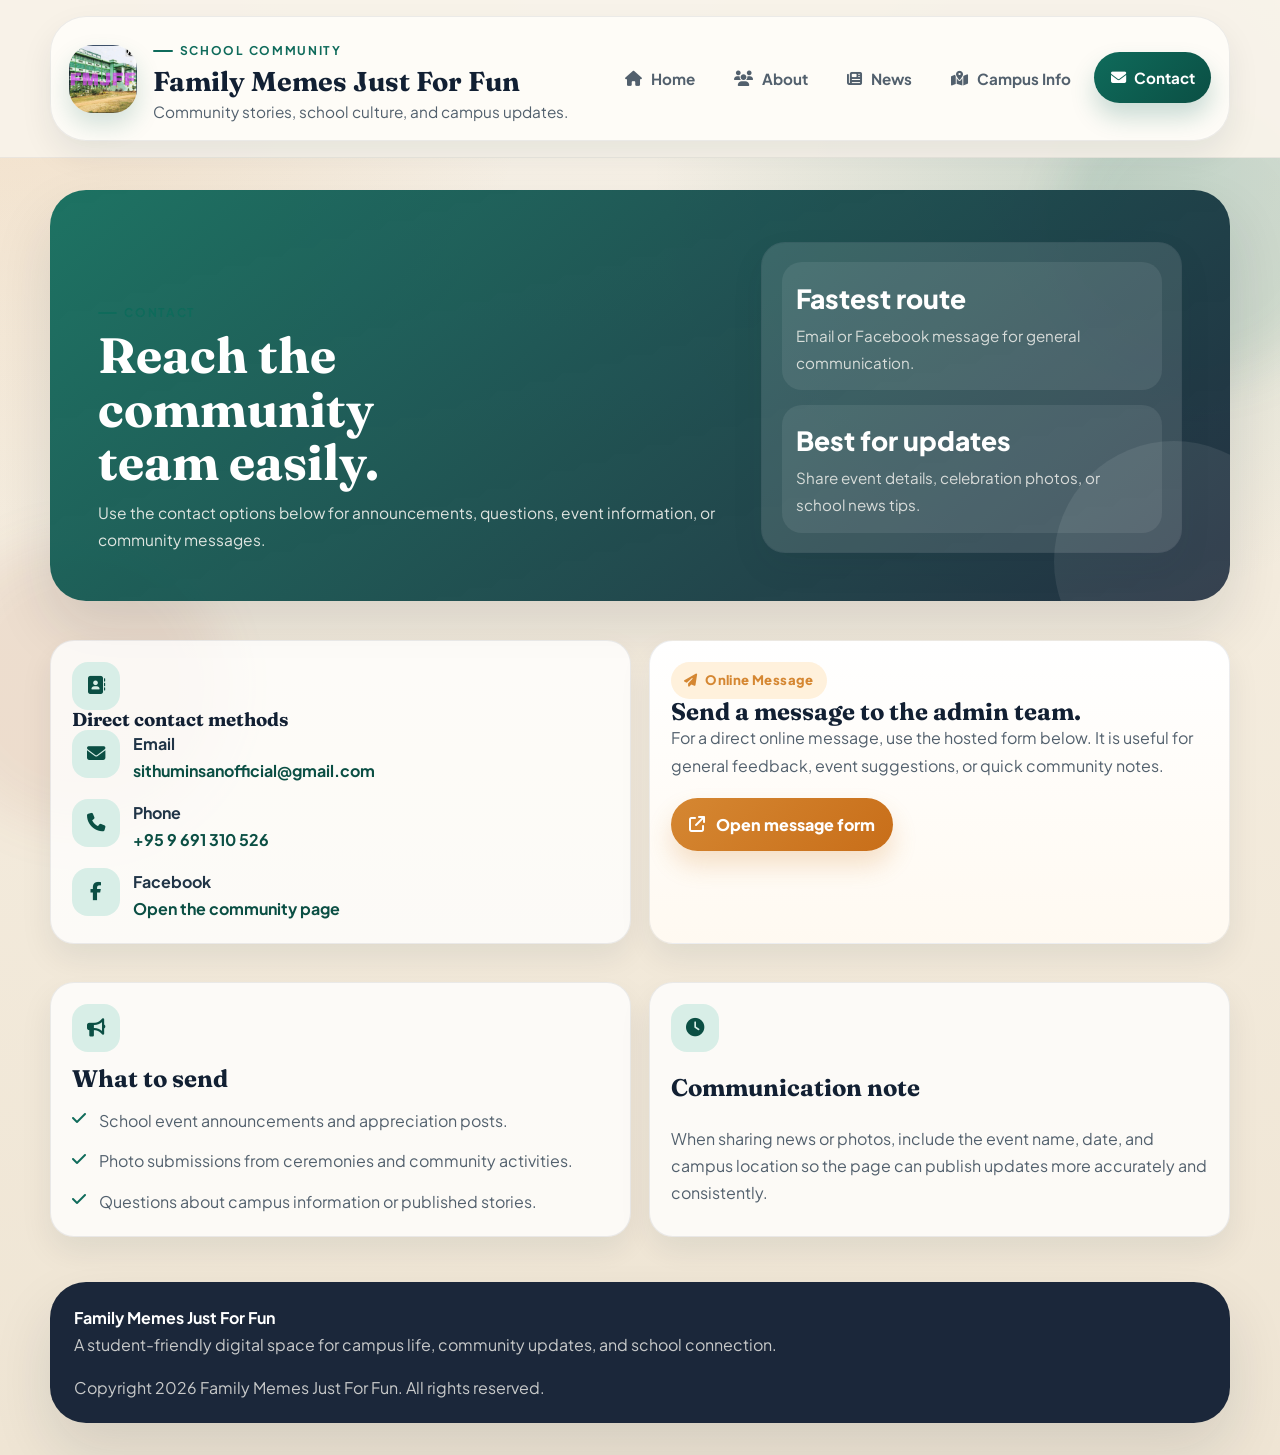
<file: contact.html>
<!DOCTYPE html>
<html lang="en">
<head>
  <meta charset="UTF-8">
  <meta name="viewport" content="width=device-width, initial-scale=1.0">
  <title>Contact | Family Memes Just For Fun</title>
  <meta name="description" content="Contact the Family Memes Just For Fun team through email, phone, Facebook, or the online message form.">
  <link rel="preconnect" href="https://fonts.googleapis.com">
  <link rel="preconnect" href="https://fonts.gstatic.com" crossorigin>
  <link href="https://fonts.googleapis.com/css2?family=Fraunces:opsz,wght@9..144,600;9..144,700&amp;family=Noto+Sans+Myanmar:wght@400;500;700&amp;family=Noto+Serif+Myanmar:wght@500;600;700&amp;family=Plus+Jakarta+Sans:wght@400;500;600;700;800&amp;display=swap" rel="stylesheet">
  <link rel="stylesheet" href="https://cdnjs.cloudflare.com/ajax/libs/font-awesome/6.5.2/css/all.min.css">
  <link rel="stylesheet" href="style.css">
  <meta name="theme-color" content="#0f6b5b">
  <meta name="apple-mobile-web-app-capable" content="yes">
  <meta name="apple-mobile-web-app-status-bar-style" content="default">
  <meta name="apple-mobile-web-app-title" content="Family Memes">
  <meta name="mobile-web-app-capable" content="yes">
  <link rel="manifest" href="manifest.webmanifest">
  <link rel="icon" href="favicon.svg" type="image/svg+xml">
  <link rel="alternate icon" href="favicon.png" type="image/png">
  <link rel="apple-touch-icon" href="apple-touch-icon.png">
  <link rel="icon" sizes="192x192" href="icon-192.png" type="image/png">
  <link rel="icon" sizes="512x512" href="icon-512.png" type="image/png">
</head>
<body>
  <div class="site-shell">
    <header class="site-header">
      <div class="container">
        <div class="header-bar">
          <a class="branding" href="index.html" aria-label="Family Memes Just For Fun home">
            <div class="brand-mark">
              <img src="school-logo.png" alt="Family Memes Just For Fun logo">
            </div>
            <div class="brand-copy">
              <span class="eyebrow">School Community</span>
              <h1>Family Memes Just For Fun</h1>
              <p>Community stories, school culture, and campus updates.</p>
            </div>
          </a>

          <nav class="main-nav" aria-label="Primary" data-nav data-open="false">
            <button class="nav-toggle" type="button" aria-expanded="false" aria-label="Open menu" data-nav-toggle>
              <i class="fa-solid fa-bars"></i>
            </button>
            <ul class="nav-links">
              <li><a href="index.html"><i class="fa-solid fa-house"></i> Home</a></li>
              <li><a href="aboutus.html"><i class="fa-solid fa-users"></i> About</a></li>
              <li><a href="news.html"><i class="fa-solid fa-newspaper"></i> News</a></li>
              <li><a href="address.html"><i class="fa-solid fa-map-location-dot"></i> Campus Info</a></li>
              <li><a href="contact.html" aria-current="page"><i class="fa-solid fa-envelope"></i> Contact</a></li>
            </ul>
          </nav>
        </div>
      </div>
    </header>

    <main id="main-content">
      <section class="hero-section">
        <div class="container">
          <div class="page-hero reveal">
            <div class="hero-grid">
              <div>
                <span class="eyebrow">Contact</span>
                <h1>Reach the community team easily.</h1>
                <p class="lead">
                  Use the contact options below for announcements, questions, event information, or community messages.
                </p>
              </div>
              <aside class="hero-panel">
                <div class="panel-item">
                  <strong>Fastest route</strong>
                  <span>Email or Facebook message for general communication.</span>
                </div>
                <div class="panel-item">
                  <strong>Best for updates</strong>
                  <span>Share event details, celebration photos, or school news tips.</span>
                </div>
              </aside>
            </div>
          </div>
        </div>
      </section>

      <section class="section">
        <div class="container">
          <div class="contact-grid">
            <article class="info-card reveal">
              <span class="info-icon"><i class="fa-solid fa-address-book"></i></span>
              <h3>Direct contact methods</h3>
              <ul class="contact-list">
                <li>
                  <span class="info-icon"><i class="fa-solid fa-envelope"></i></span>
                  <div>
                    <strong>Email</strong><br>
                    <a href="mailto:sithuminsanofficial@gmail.com">sithuminsanofficial@gmail.com</a>
                  </div>
                </li>
                <li>
                  <span class="info-icon"><i class="fa-solid fa-phone"></i></span>
                  <div>
                    <strong>Phone</strong><br>
                    <a href="tel:+959691310526">+95 9 691 310 526</a>
                  </div>
                </li>
                <li>
                  <span class="info-icon"><i class="fa-brands fa-facebook-f"></i></span>
                  <div>
                    <strong>Facebook</strong><br>
                    <a href="https://www.facebook.com/share/1BkWVLD1YN/?mibextid=wwXIfr" target="_blank" rel="noopener noreferrer">Open the community page</a>
                  </div>
                </li>
              </ul>
            </article>

            <article class="highlight-panel reveal">
              <span class="badge"><i class="fa-solid fa-paper-plane"></i> Online Message</span>
              <h2>Send a message to the admin team.</h2>
              <p>
                For a direct online message, use the hosted form below. It is useful for general feedback, event suggestions, or quick community notes.
              </p>
              <div class="button-row">
                <a class="button" href="https://emb.fouita.com/widget/0x2bdac8/ftpqw070h" target="_blank" rel="noopener noreferrer">
                  <i class="fa-solid fa-arrow-up-right-from-square"></i> Open message form
                </a>
              </div>
            </article>
          </div>
        </div>
      </section>

      <section class="section">
        <div class="container">
          <div class="feature-grid">
            <article class="card reveal">
              <span class="card-icon"><i class="fa-solid fa-bullhorn"></i></span>
              <h2>What to send</h2>
              <ul class="list-clean">
                <li><i class="fa-solid fa-check"></i><span>School event announcements and appreciation posts.</span></li>
                <li><i class="fa-solid fa-check"></i><span>Photo submissions from ceremonies and community activities.</span></li>
                <li><i class="fa-solid fa-check"></i><span>Questions about campus information or published stories.</span></li>
              </ul>
            </article>

            <article class="card reveal">
              <span class="card-icon"><i class="fa-solid fa-clock"></i></span>
              <h2>Communication note</h2>
              <p>
                When sharing news or photos, include the event name, date, and campus location so the page can publish updates more accurately and consistently.
              </p>
            </article>
          </div>
        </div>
      </section>
    </main>

    <footer class="footer">
      <div class="container">
        <div class="footer-panel">
          <div>
            <strong>Family Memes Just For Fun</strong><br>
            A student-friendly digital space for campus life, community updates, and school connection.
          </div>
          <div>
            Copyright <span data-year></span> Family Memes Just For Fun. All rights reserved.
          </div>
        </div>
      </div>
    </footer>
  </div>

  <script src="script.js"></script>
</body>
</html>
</file>
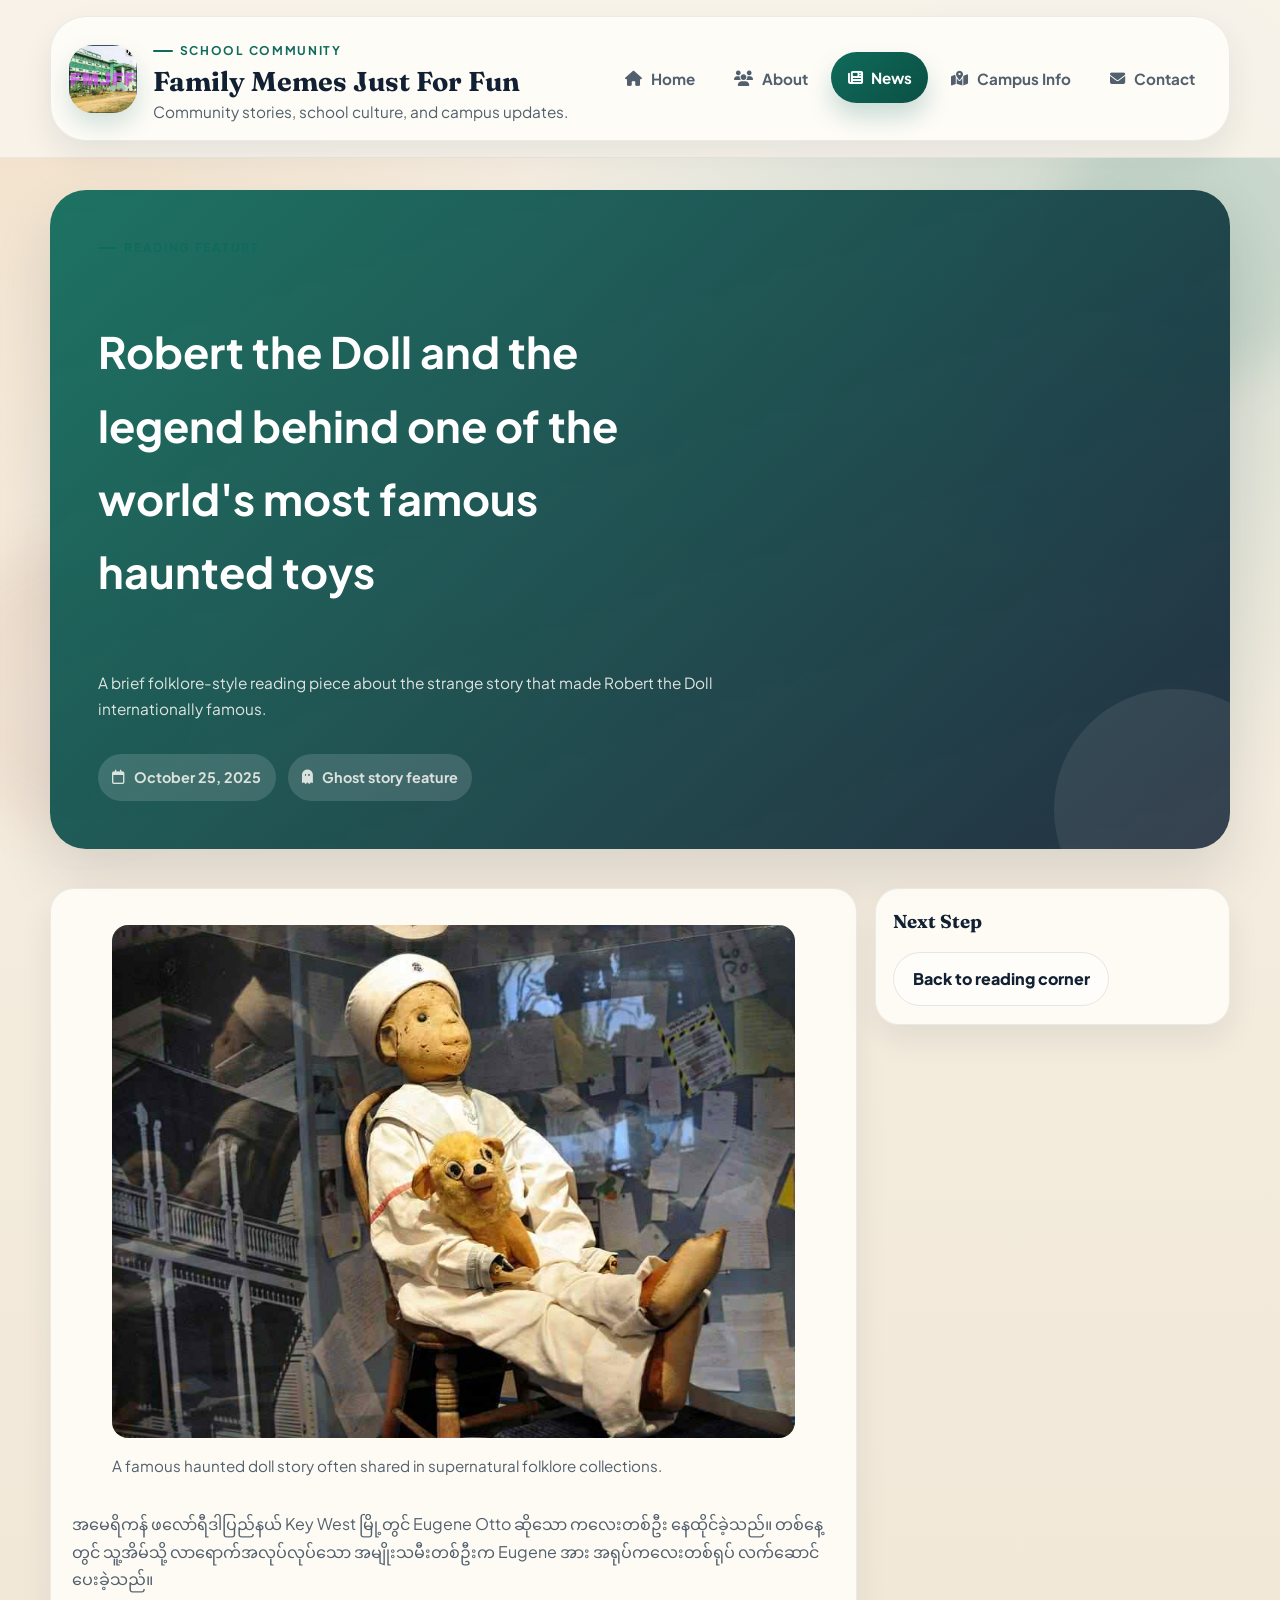
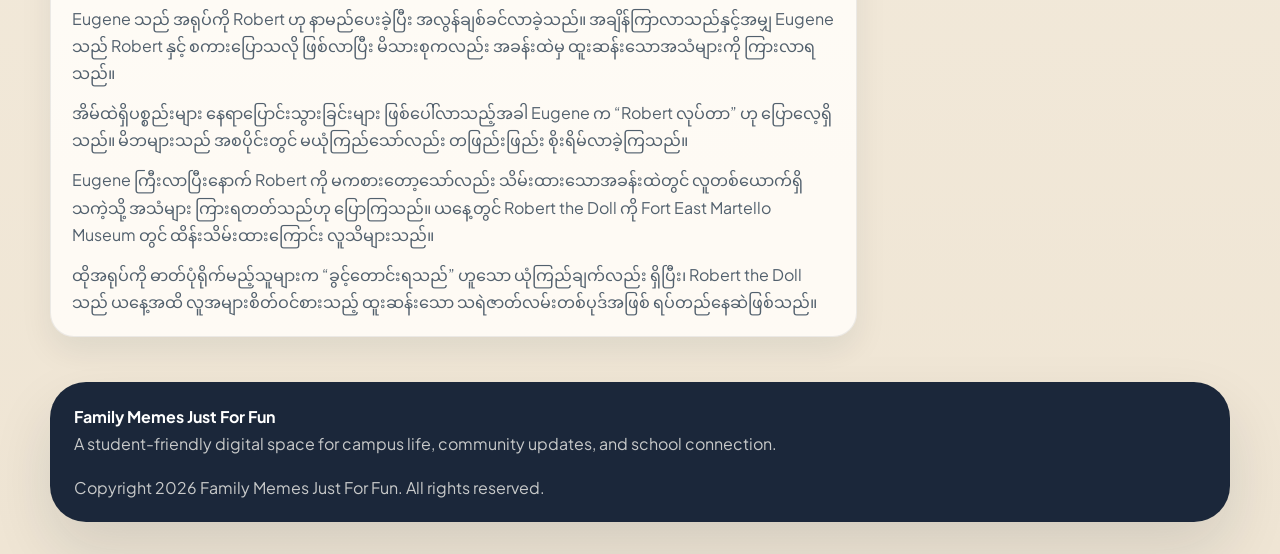
<file: ghost1.html>
<!DOCTYPE html>
<html lang="en">
<head>
  <meta charset="UTF-8">
  <meta name="viewport" content="width=device-width, initial-scale=1.0">
  <title>Robert the Doll | Family Memes Just For Fun</title>
  <meta name="description" content="Read the ghost story feature about Robert the Doll in the Family Memes Just For Fun reading corner.">
  <link rel="preconnect" href="https://fonts.googleapis.com">
  <link rel="preconnect" href="https://fonts.gstatic.com" crossorigin>
  <link href="https://fonts.googleapis.com/css2?family=Fraunces:opsz,wght@9..144,600;9..144,700&amp;family=Noto+Sans+Myanmar:wght@400;500;700&amp;family=Noto+Serif+Myanmar:wght@500;600;700&amp;family=Plus+Jakarta+Sans:wght@400;500;600;700;800&amp;display=swap" rel="stylesheet">
  <link rel="stylesheet" href="https://cdnjs.cloudflare.com/ajax/libs/font-awesome/6.5.2/css/all.min.css">
  <link rel="stylesheet" href="style.css">
  <meta name="theme-color" content="#0f6b5b">
  <meta name="apple-mobile-web-app-capable" content="yes">
  <meta name="apple-mobile-web-app-status-bar-style" content="default">
  <meta name="apple-mobile-web-app-title" content="Family Memes">
  <meta name="mobile-web-app-capable" content="yes">
  <link rel="manifest" href="manifest.webmanifest">
  <link rel="icon" href="favicon.svg" type="image/svg+xml">
  <link rel="alternate icon" href="favicon.png" type="image/png">
  <link rel="apple-touch-icon" href="apple-touch-icon.png">
  <link rel="icon" sizes="192x192" href="icon-192.png" type="image/png">
  <link rel="icon" sizes="512x512" href="icon-512.png" type="image/png">
</head>
<body>
  <div class="site-shell">
    <header class="site-header">
      <div class="container">
        <div class="header-bar">
          <a class="branding" href="index.html" aria-label="Family Memes Just For Fun home">
            <div class="brand-mark">
              <img src="school-logo.png" alt="Family Memes Just For Fun logo">
            </div>
            <div class="brand-copy">
              <span class="eyebrow">School Community</span>
              <h1>Family Memes Just For Fun</h1>
              <p>Community stories, school culture, and campus updates.</p>
            </div>
          </a>

          <nav class="main-nav" aria-label="Primary" data-nav data-open="false">
            <button class="nav-toggle" type="button" aria-expanded="false" aria-label="Open menu" data-nav-toggle>
              <i class="fa-solid fa-bars"></i>
            </button>
            <ul class="nav-links">
              <li><a href="index.html"><i class="fa-solid fa-house"></i> Home</a></li>
              <li><a href="aboutus.html"><i class="fa-solid fa-users"></i> About</a></li>
              <li><a href="news.html" aria-current="page"><i class="fa-solid fa-newspaper"></i> News</a></li>
              <li><a href="address.html"><i class="fa-solid fa-map-location-dot"></i> Campus Info</a></li>
              <li><a href="contact.html"><i class="fa-solid fa-envelope"></i> Contact</a></li>
            </ul>
          </nav>
        </div>
      </div>
    </header>

    <main id="main-content">
      <section class="hero-section">
        <div class="container">
          <div class="article-hero reveal">
            <span class="eyebrow">Reading Feature</span>
            <h1>Robert the Doll and the legend behind one of the world's most famous haunted toys</h1>
            <p class="lead">
              A brief folklore-style reading piece about the strange story that made Robert the Doll internationally famous.
            </p>
            <div class="meta-row">
              <span class="meta-pill"><i class="fa-regular fa-calendar"></i> October 25, 2025</span>
              <span class="meta-pill"><i class="fa-solid fa-ghost"></i> Ghost story feature</span>
            </div>
          </div>
        </div>
      </section>

      <section class="article-section">
        <div class="container">
          <div class="article-layout">
            <article class="article-card reveal">
              <figure class="article-cover">
                <img src="g1.JPG" alt="Robert the Doll">
                <figcaption>A famous haunted doll story often shared in supernatural folklore collections.</figcaption>
              </figure>

              <div class="article-body">
                <p>
                  အမေရိကန် ဖလော်ရီဒါပြည်နယ် Key West မြို့တွင် Eugene Otto ဆိုသော ကလေးတစ်ဦး နေထိုင်ခဲ့သည်။ တစ်နေ့တွင် သူ့အိမ်သို့ လာရောက်အလုပ်လုပ်သော အမျိုးသမီးတစ်ဦးက Eugene အား အရုပ်ကလေးတစ်ရုပ် လက်ဆောင်ပေးခဲ့သည်။
                </p>
                <p>
                  Eugene သည် အရုပ်ကို Robert ဟု နာမည်ပေးခဲ့ပြီး အလွန်ချစ်ခင်လာခဲ့သည်။ အချိန်ကြာလာသည်နှင့်အမျှ Eugene သည် Robert နှင့် စကားပြောသလို ဖြစ်လာပြီး မိသားစုကလည်း အခန်းထဲမှ ထူးဆန်းသောအသံများကို ကြားလာရသည်။
                </p>
                <p>
                  အိမ်ထဲရှိပစ္စည်းများ နေရာပြောင်းသွားခြင်းများ ဖြစ်ပေါ်လာသည့်အခါ Eugene က “Robert လုပ်တာ” ဟု ပြောလေ့ရှိသည်။ မိဘများသည် အစပိုင်းတွင် မယုံကြည်သော်လည်း တဖြည်းဖြည်း စိုးရိမ်လာခဲ့ကြသည်။
                </p>
                <p>
                  Eugene ကြီးလာပြီးနောက် Robert ကို မကစားတော့သော်လည်း သိမ်းထားသောအခန်းထဲတွင် လူတစ်ယောက်ရှိသကဲ့သို့ အသံများ ကြားရတတ်သည်ဟု ပြောကြသည်။ ယနေ့တွင် Robert the Doll ကို Fort East Martello Museum တွင် ထိန်းသိမ်းထားကြောင်း လူသိများသည်။
                </p>
                <p>
                  ထိုအရုပ်ကို ဓာတ်ပုံရိုက်မည့်သူများက “ခွင့်တောင်းရသည်” ဟူသော ယုံကြည်ချက်လည်း ရှိပြီး၊ Robert the Doll သည် ယနေ့အထိ လူအများစိတ်ဝင်စားသည့် ထူးဆန်းသော သရဲဇာတ်လမ်းတစ်ပုဒ်အဖြစ် ရပ်တည်နေဆဲဖြစ်သည်။
                </p>
              </div>
            </article>

            <aside class="article-aside">
              <section class="aside-card reveal">
                <h3>Next Step</h3>
                <a class="button-link" href="ghosts.html">Back to reading corner</a>
              </section>
            </aside>
          </div>
        </div>
      </section>
    </main>

    <footer class="footer">
      <div class="container">
        <div class="footer-panel">
          <div>
            <strong>Family Memes Just For Fun</strong><br>
            A student-friendly digital space for campus life, community updates, and school connection.
          </div>
          <div>
            Copyright <span data-year></span> Family Memes Just For Fun. All rights reserved.
          </div>
        </div>
      </div>
    </footer>
  </div>

  <script src="script.js"></script>
</body>
</html>
</file>
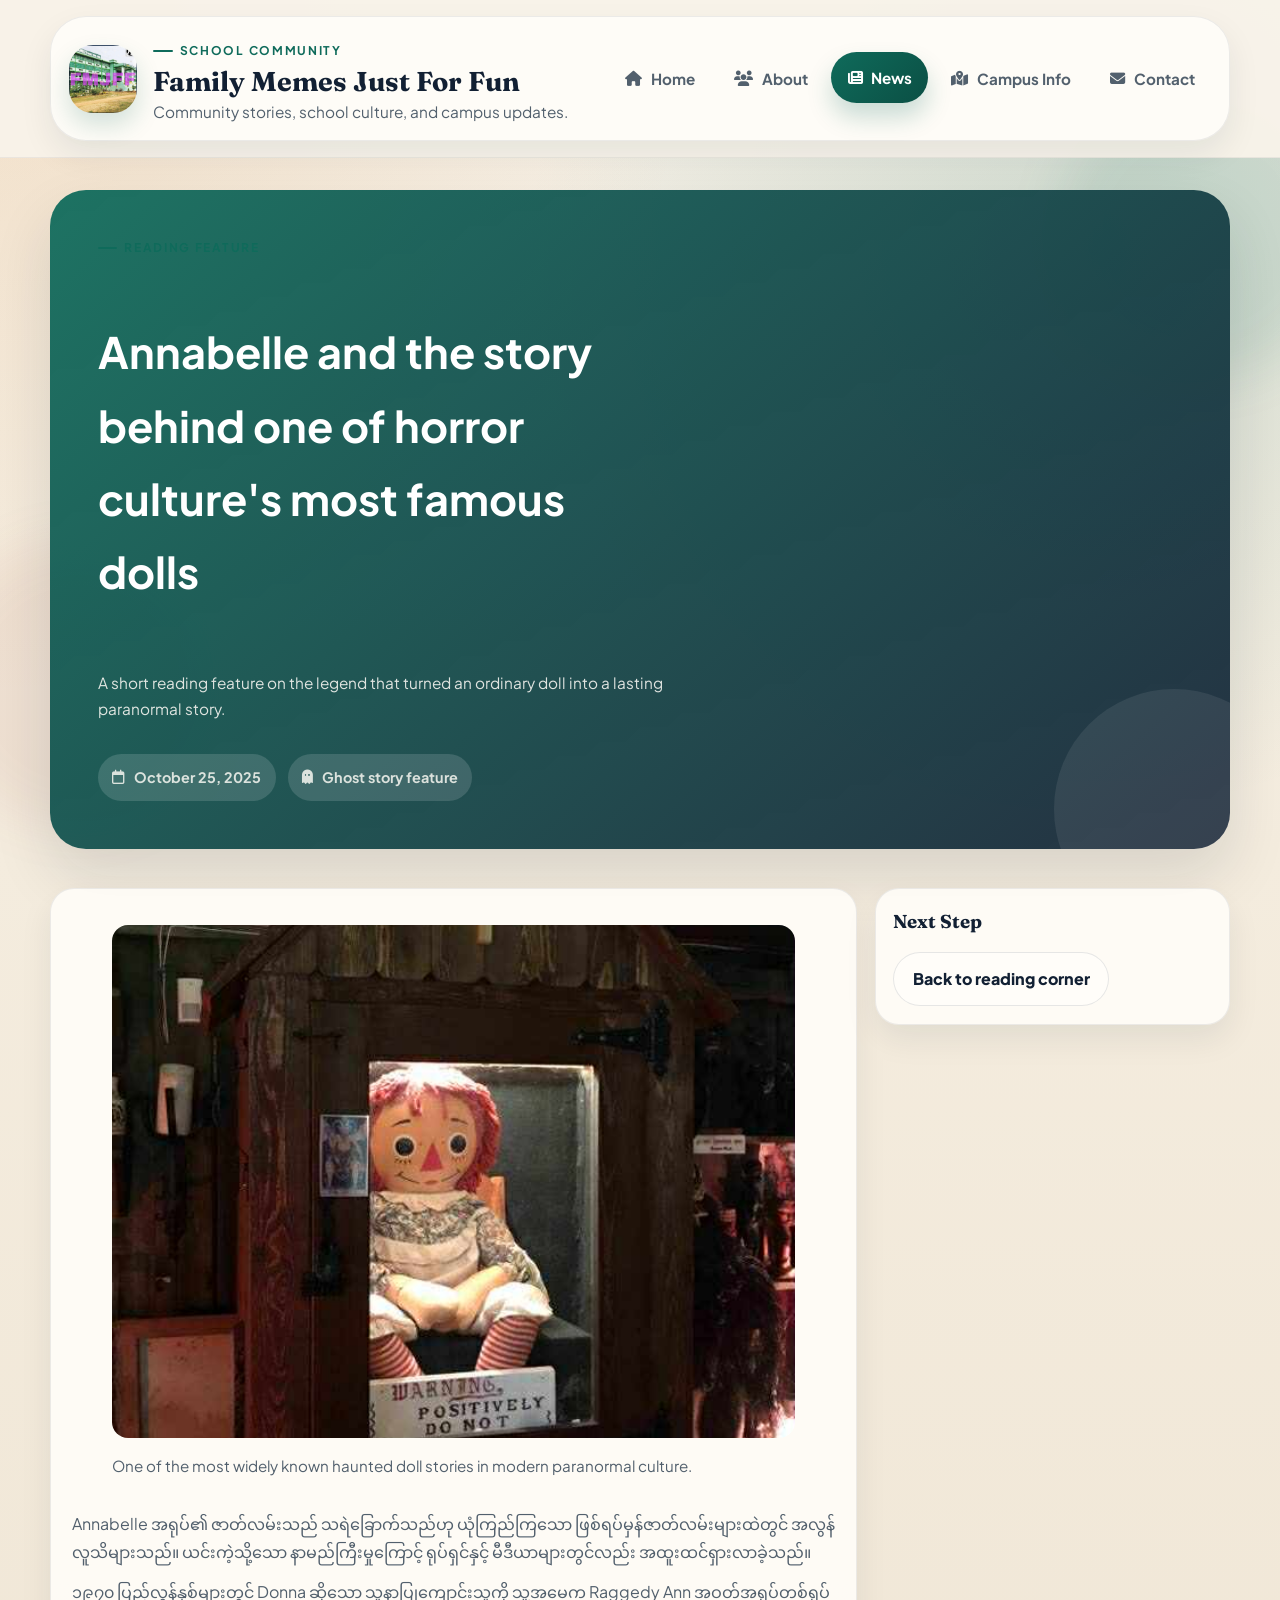
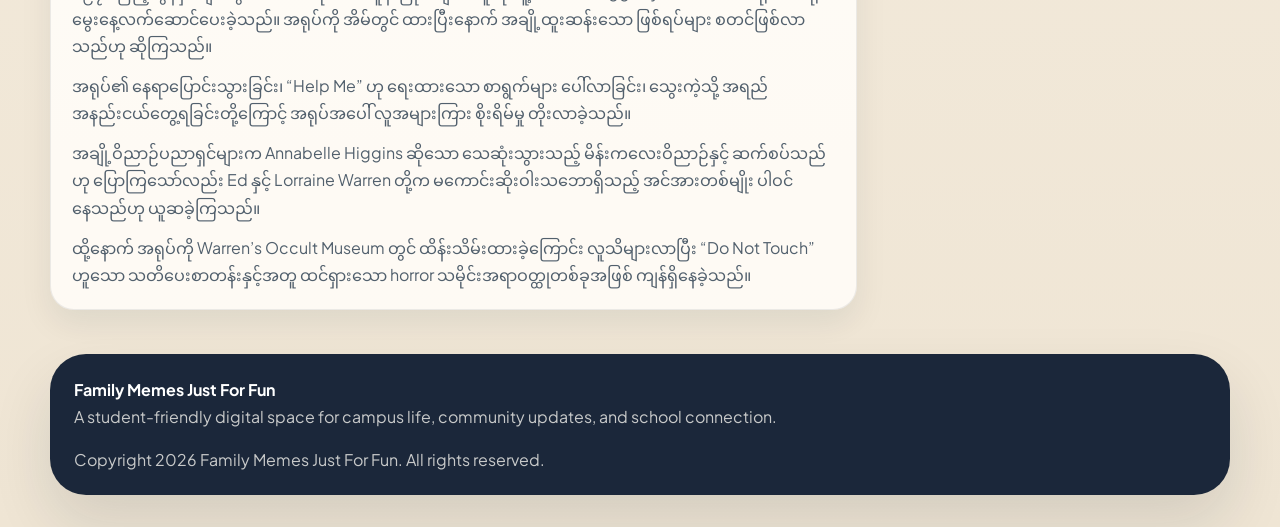
<file: ghost2.html>
<!DOCTYPE html>
<html lang="en">
<head>
  <meta charset="UTF-8">
  <meta name="viewport" content="width=device-width, initial-scale=1.0">
  <title>Annabelle | Family Memes Just For Fun</title>
  <meta name="description" content="Read the Annabelle story feature in the Family Memes Just For Fun reading corner.">
  <link rel="preconnect" href="https://fonts.googleapis.com">
  <link rel="preconnect" href="https://fonts.gstatic.com" crossorigin>
  <link href="https://fonts.googleapis.com/css2?family=Fraunces:opsz,wght@9..144,600;9..144,700&amp;family=Noto+Sans+Myanmar:wght@400;500;700&amp;family=Noto+Serif+Myanmar:wght@500;600;700&amp;family=Plus+Jakarta+Sans:wght@400;500;600;700;800&amp;display=swap" rel="stylesheet">
  <link rel="stylesheet" href="https://cdnjs.cloudflare.com/ajax/libs/font-awesome/6.5.2/css/all.min.css">
  <link rel="stylesheet" href="style.css">
  <meta name="theme-color" content="#0f6b5b">
  <meta name="apple-mobile-web-app-capable" content="yes">
  <meta name="apple-mobile-web-app-status-bar-style" content="default">
  <meta name="apple-mobile-web-app-title" content="Family Memes">
  <meta name="mobile-web-app-capable" content="yes">
  <link rel="manifest" href="manifest.webmanifest">
  <link rel="icon" href="favicon.svg" type="image/svg+xml">
  <link rel="alternate icon" href="favicon.png" type="image/png">
  <link rel="apple-touch-icon" href="apple-touch-icon.png">
  <link rel="icon" sizes="192x192" href="icon-192.png" type="image/png">
  <link rel="icon" sizes="512x512" href="icon-512.png" type="image/png">
</head>
<body>
  <div class="site-shell">
    <header class="site-header">
      <div class="container">
        <div class="header-bar">
          <a class="branding" href="index.html" aria-label="Family Memes Just For Fun home">
            <div class="brand-mark">
              <img src="school-logo.png" alt="Family Memes Just For Fun logo">
            </div>
            <div class="brand-copy">
              <span class="eyebrow">School Community</span>
              <h1>Family Memes Just For Fun</h1>
              <p>Community stories, school culture, and campus updates.</p>
            </div>
          </a>

          <nav class="main-nav" aria-label="Primary" data-nav data-open="false">
            <button class="nav-toggle" type="button" aria-expanded="false" aria-label="Open menu" data-nav-toggle>
              <i class="fa-solid fa-bars"></i>
            </button>
            <ul class="nav-links">
              <li><a href="index.html"><i class="fa-solid fa-house"></i> Home</a></li>
              <li><a href="aboutus.html"><i class="fa-solid fa-users"></i> About</a></li>
              <li><a href="news.html" aria-current="page"><i class="fa-solid fa-newspaper"></i> News</a></li>
              <li><a href="address.html"><i class="fa-solid fa-map-location-dot"></i> Campus Info</a></li>
              <li><a href="contact.html"><i class="fa-solid fa-envelope"></i> Contact</a></li>
            </ul>
          </nav>
        </div>
      </div>
    </header>

    <main id="main-content">
      <section class="hero-section">
        <div class="container">
          <div class="article-hero reveal">
            <span class="eyebrow">Reading Feature</span>
            <h1>Annabelle and the story behind one of horror culture's most famous dolls</h1>
            <p class="lead">
              A short reading feature on the legend that turned an ordinary doll into a lasting paranormal story.
            </p>
            <div class="meta-row">
              <span class="meta-pill"><i class="fa-regular fa-calendar"></i> October 25, 2025</span>
              <span class="meta-pill"><i class="fa-solid fa-ghost"></i> Ghost story feature</span>
            </div>
          </div>
        </div>
      </section>

      <section class="article-section">
        <div class="container">
          <div class="article-layout">
            <article class="article-card reveal">
              <figure class="article-cover">
                <img src="g2.JPG" alt="Annabelle doll">
                <figcaption>One of the most widely known haunted doll stories in modern paranormal culture.</figcaption>
              </figure>

              <div class="article-body">
                <p>
                  Annabelle အရုပ်၏ ဇာတ်လမ်းသည် သရဲခြောက်သည်ဟု ယုံကြည်ကြသော ဖြစ်ရပ်မှန်ဇာတ်လမ်းများထဲတွင် အလွန်လူသိများသည်။ ယင်းကဲ့သို့သော နာမည်ကြီးမှုကြောင့် ရုပ်ရှင်နှင့် မီဒီယာများတွင်လည်း အထူးထင်ရှားလာခဲ့သည်။
                </p>
                <p>
                  ၁၉၇၀ ပြည့်လွန်နှစ်များတွင် Donna ဆိုသော သူနာပြုကျောင်းသူကို သူ့အမေက Raggedy Ann အဝတ်အရုပ်တစ်ရုပ် မွေးနေ့လက်ဆောင်ပေးခဲ့သည်။ အရုပ်ကို အိမ်တွင် ထားပြီးနောက် အချို့ထူးဆန်းသော ဖြစ်ရပ်များ စတင်ဖြစ်လာသည်ဟု ဆိုကြသည်။
                </p>
                <p>
                  အရုပ်၏ နေရာပြောင်းသွားခြင်း၊ “Help Me” ဟု ရေးထားသော စာရွက်များ ပေါ်လာခြင်း၊ သွေးကဲ့သို့ အရည်အနည်းငယ်တွေ့ရခြင်းတို့ကြောင့် အရုပ်အပေါ် လူအများကြား စိုးရိမ်မှု တိုးလာခဲ့သည်။
                </p>
                <p>
                  အချို့ဝိညာဉ်ပညာရှင်များက Annabelle Higgins ဆိုသော သေဆုံးသွားသည့် မိန်းကလေးဝိညာဉ်နှင့် ဆက်စပ်သည်ဟု ပြောကြသော်လည်း Ed နှင့် Lorraine Warren တို့က မကောင်းဆိုးဝါးသဘောရှိသည့် အင်အားတစ်မျိုး ပါဝင်နေသည်ဟု ယူဆခဲ့ကြသည်။
                </p>
                <p>
                  ထို့နောက် အရုပ်ကို Warren’s Occult Museum တွင် ထိန်းသိမ်းထားခဲ့ကြောင်း လူသိများလာပြီး “Do Not Touch” ဟူသော သတိပေးစာတန်းနှင့်အတူ ထင်ရှားသော horror သမိုင်းအရာဝတ္ထုတစ်ခုအဖြစ် ကျန်ရှိနေခဲ့သည်။
                </p>
              </div>
            </article>

            <aside class="article-aside">
              <section class="aside-card reveal">
                <h3>Next Step</h3>
                <a class="button-link" href="ghosts.html">Back to reading corner</a>
              </section>
            </aside>
          </div>
        </div>
      </section>
    </main>

    <footer class="footer">
      <div class="container">
        <div class="footer-panel">
          <div>
            <strong>Family Memes Just For Fun</strong><br>
            A student-friendly digital space for campus life, community updates, and school connection.
          </div>
          <div>
            Copyright <span data-year></span> Family Memes Just For Fun. All rights reserved.
          </div>
        </div>
      </div>
    </footer>
  </div>

  <script src="script.js"></script>
</body>
</html>
</file>
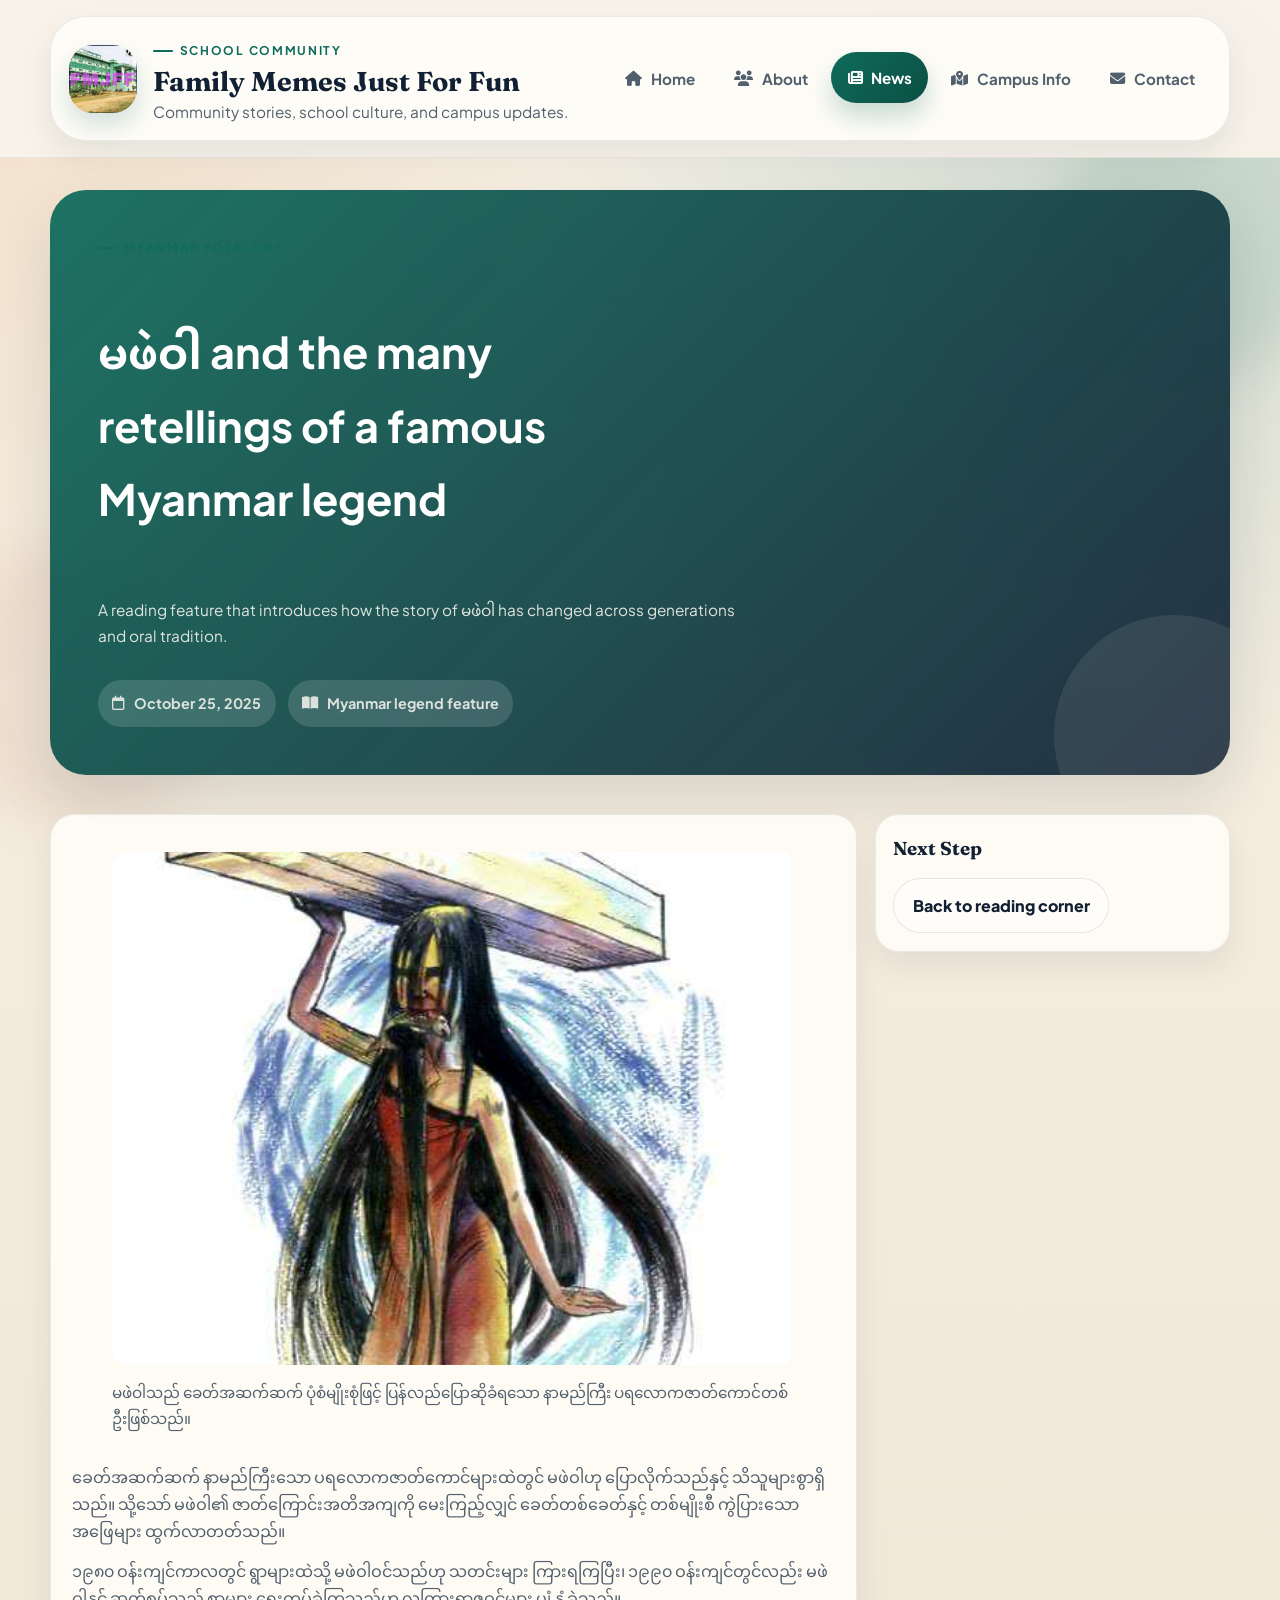
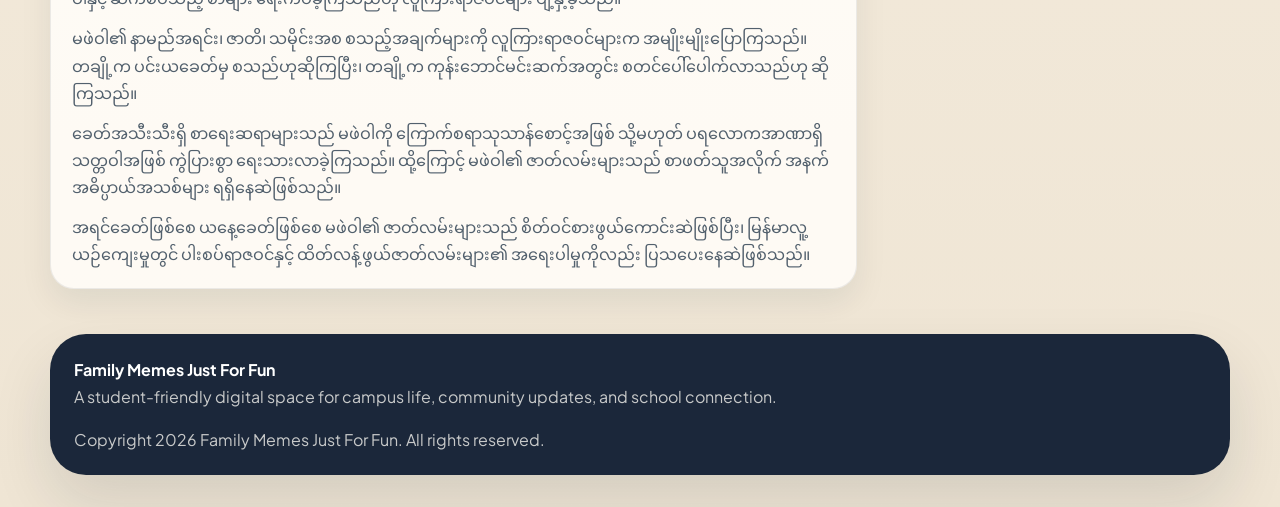
<file: ghost3.html>
<!DOCTYPE html>
<html lang="en">
<head>
  <meta charset="UTF-8">
  <meta name="viewport" content="width=device-width, initial-scale=1.0">
  <title>မဖဲဝါ | Family Memes Just For Fun</title>
  <meta name="description" content="Read the Myanmar legend feature about Ma Phay War in the Family Memes Just For Fun reading corner.">
  <link rel="preconnect" href="https://fonts.googleapis.com">
  <link rel="preconnect" href="https://fonts.gstatic.com" crossorigin>
  <link href="https://fonts.googleapis.com/css2?family=Fraunces:opsz,wght@9..144,600;9..144,700&amp;family=Noto+Sans+Myanmar:wght@400;500;700&amp;family=Noto+Serif+Myanmar:wght@500;600;700&amp;family=Plus+Jakarta+Sans:wght@400;500;600;700;800&amp;display=swap" rel="stylesheet">
  <link rel="stylesheet" href="https://cdnjs.cloudflare.com/ajax/libs/font-awesome/6.5.2/css/all.min.css">
  <link rel="stylesheet" href="style.css">
  <meta name="theme-color" content="#0f6b5b">
  <meta name="apple-mobile-web-app-capable" content="yes">
  <meta name="apple-mobile-web-app-status-bar-style" content="default">
  <meta name="apple-mobile-web-app-title" content="Family Memes">
  <meta name="mobile-web-app-capable" content="yes">
  <link rel="manifest" href="manifest.webmanifest">
  <link rel="icon" href="favicon.svg" type="image/svg+xml">
  <link rel="alternate icon" href="favicon.png" type="image/png">
  <link rel="apple-touch-icon" href="apple-touch-icon.png">
  <link rel="icon" sizes="192x192" href="icon-192.png" type="image/png">
  <link rel="icon" sizes="512x512" href="icon-512.png" type="image/png">
</head>
<body>
  <div class="site-shell">
    <header class="site-header">
      <div class="container">
        <div class="header-bar">
          <a class="branding" href="index.html" aria-label="Family Memes Just For Fun home">
            <div class="brand-mark">
              <img src="school-logo.png" alt="Family Memes Just For Fun logo">
            </div>
            <div class="brand-copy">
              <span class="eyebrow">School Community</span>
              <h1>Family Memes Just For Fun</h1>
              <p>Community stories, school culture, and campus updates.</p>
            </div>
          </a>

          <nav class="main-nav" aria-label="Primary" data-nav data-open="false">
            <button class="nav-toggle" type="button" aria-expanded="false" aria-label="Open menu" data-nav-toggle>
              <i class="fa-solid fa-bars"></i>
            </button>
            <ul class="nav-links">
              <li><a href="index.html"><i class="fa-solid fa-house"></i> Home</a></li>
              <li><a href="aboutus.html"><i class="fa-solid fa-users"></i> About</a></li>
              <li><a href="news.html" aria-current="page"><i class="fa-solid fa-newspaper"></i> News</a></li>
              <li><a href="address.html"><i class="fa-solid fa-map-location-dot"></i> Campus Info</a></li>
              <li><a href="contact.html"><i class="fa-solid fa-envelope"></i> Contact</a></li>
            </ul>
          </nav>
        </div>
      </div>
    </header>

    <main id="main-content">
      <section class="hero-section">
        <div class="container">
          <div class="article-hero reveal">
            <span class="eyebrow">Myanmar Folklore</span>
            <h1>မဖဲဝါ and the many retellings of a famous Myanmar legend</h1>
            <p class="lead">
              A reading feature that introduces how the story of မဖဲဝါ has changed across generations and oral tradition.
            </p>
            <div class="meta-row">
              <span class="meta-pill"><i class="fa-regular fa-calendar"></i> October 25, 2025</span>
              <span class="meta-pill"><i class="fa-solid fa-book-open"></i> Myanmar legend feature</span>
            </div>
          </div>
        </div>
      </section>

      <section class="article-section">
        <div class="container">
          <div class="article-layout">
            <article class="article-card reveal">
              <figure class="article-cover">
                <img src="g3.JPG" alt="Ma Phay War feature image">
                <figcaption>မဖဲဝါသည် ခေတ်အဆက်ဆက် ပုံစံမျိုးစုံဖြင့် ပြန်လည်ပြောဆိုခံရသော နာမည်ကြီး ပရလောကဇာတ်ကောင်တစ်ဦးဖြစ်သည်။</figcaption>
              </figure>

              <div class="article-body">
                <p>
                  ခေတ်အဆက်ဆက် နာမည်ကြီးသော ပရလောကဇာတ်ကောင်များထဲတွင် မဖဲဝါဟု ပြောလိုက်သည်နှင့် သိသူများစွာရှိသည်။ သို့သော် မဖဲဝါ၏ ဇာတ်ကြောင်းအတိအကျကို မေးကြည့်လျှင် ခေတ်တစ်ခေတ်နှင့် တစ်မျိုးစီ ကွဲပြားသော အဖြေများ ထွက်လာတတ်သည်။
                </p>
                <p>
                  ၁၉၈၀ ဝန်းကျင်ကာလတွင် ရွာများထဲသို့ မဖဲဝါဝင်သည်ဟု သတင်းများ ကြားရကြပြီး၊ ၁၉၉၀ ဝန်းကျင်တွင်လည်း မဖဲဝါနှင့် ဆက်စပ်သည့် စာများ ရေးကပ်ခဲ့ကြသည်ဟု လူကြားရာဇဝင်များ ပျံ့နှံ့ခဲ့သည်။
                </p>
                <p>
                  မဖဲဝါ၏ နာမည်အရင်း၊ ဇာတိ၊ သမိုင်းအစ စသည့်အချက်များကို လူကြားရာဇဝင်များက အမျိုးမျိုးပြောကြသည်။ တချို့က ပင်းယခေတ်မှ စသည်ဟုဆိုကြပြီး၊ တချို့က ကုန်းဘောင်မင်းဆက်အတွင်း စတင်ပေါ်ပေါက်လာသည်ဟု ဆိုကြသည်။
                </p>
                <p>
                  ခေတ်အသီးသီးရှိ စာရေးဆရာများသည် မဖဲဝါကို ကြောက်စရာသုသာန်စောင့်အဖြစ် သို့မဟုတ် ပရလောကအာဏာရှိသတ္တဝါအဖြစ် ကွဲပြားစွာ ရေးသားလာခဲ့ကြသည်။ ထို့ကြောင့် မဖဲဝါ၏ ဇာတ်လမ်းများသည် စာဖတ်သူအလိုက် အနက်အဓိပ္ပာယ်အသစ်များ ရရှိနေဆဲဖြစ်သည်။
                </p>
                <p>
                  အရင်ခေတ်ဖြစ်စေ ယနေ့ခေတ်ဖြစ်စေ မဖဲဝါ၏ ဇာတ်လမ်းများသည် စိတ်ဝင်စားဖွယ်ကောင်းဆဲဖြစ်ပြီး၊ မြန်မာလူ့ယဉ်ကျေးမှုတွင် ပါးစပ်ရာဇဝင်နှင့် ထိတ်လန့်ဖွယ်ဇာတ်လမ်းများ၏ အရေးပါမှုကိုလည်း ပြသပေးနေဆဲဖြစ်သည်။
                </p>
              </div>
            </article>

            <aside class="article-aside">
              <section class="aside-card reveal">
                <h3>Next Step</h3>
                <a class="button-link" href="ghosts.html">Back to reading corner</a>
              </section>
            </aside>
          </div>
        </div>
      </section>
    </main>

    <footer class="footer">
      <div class="container">
        <div class="footer-panel">
          <div>
            <strong>Family Memes Just For Fun</strong><br>
            A student-friendly digital space for campus life, community updates, and school connection.
          </div>
          <div>
            Copyright <span data-year></span> Family Memes Just For Fun. All rights reserved.
          </div>
        </div>
      </div>
    </footer>
  </div>

  <script src="script.js"></script>
</body>
</html>
</file>
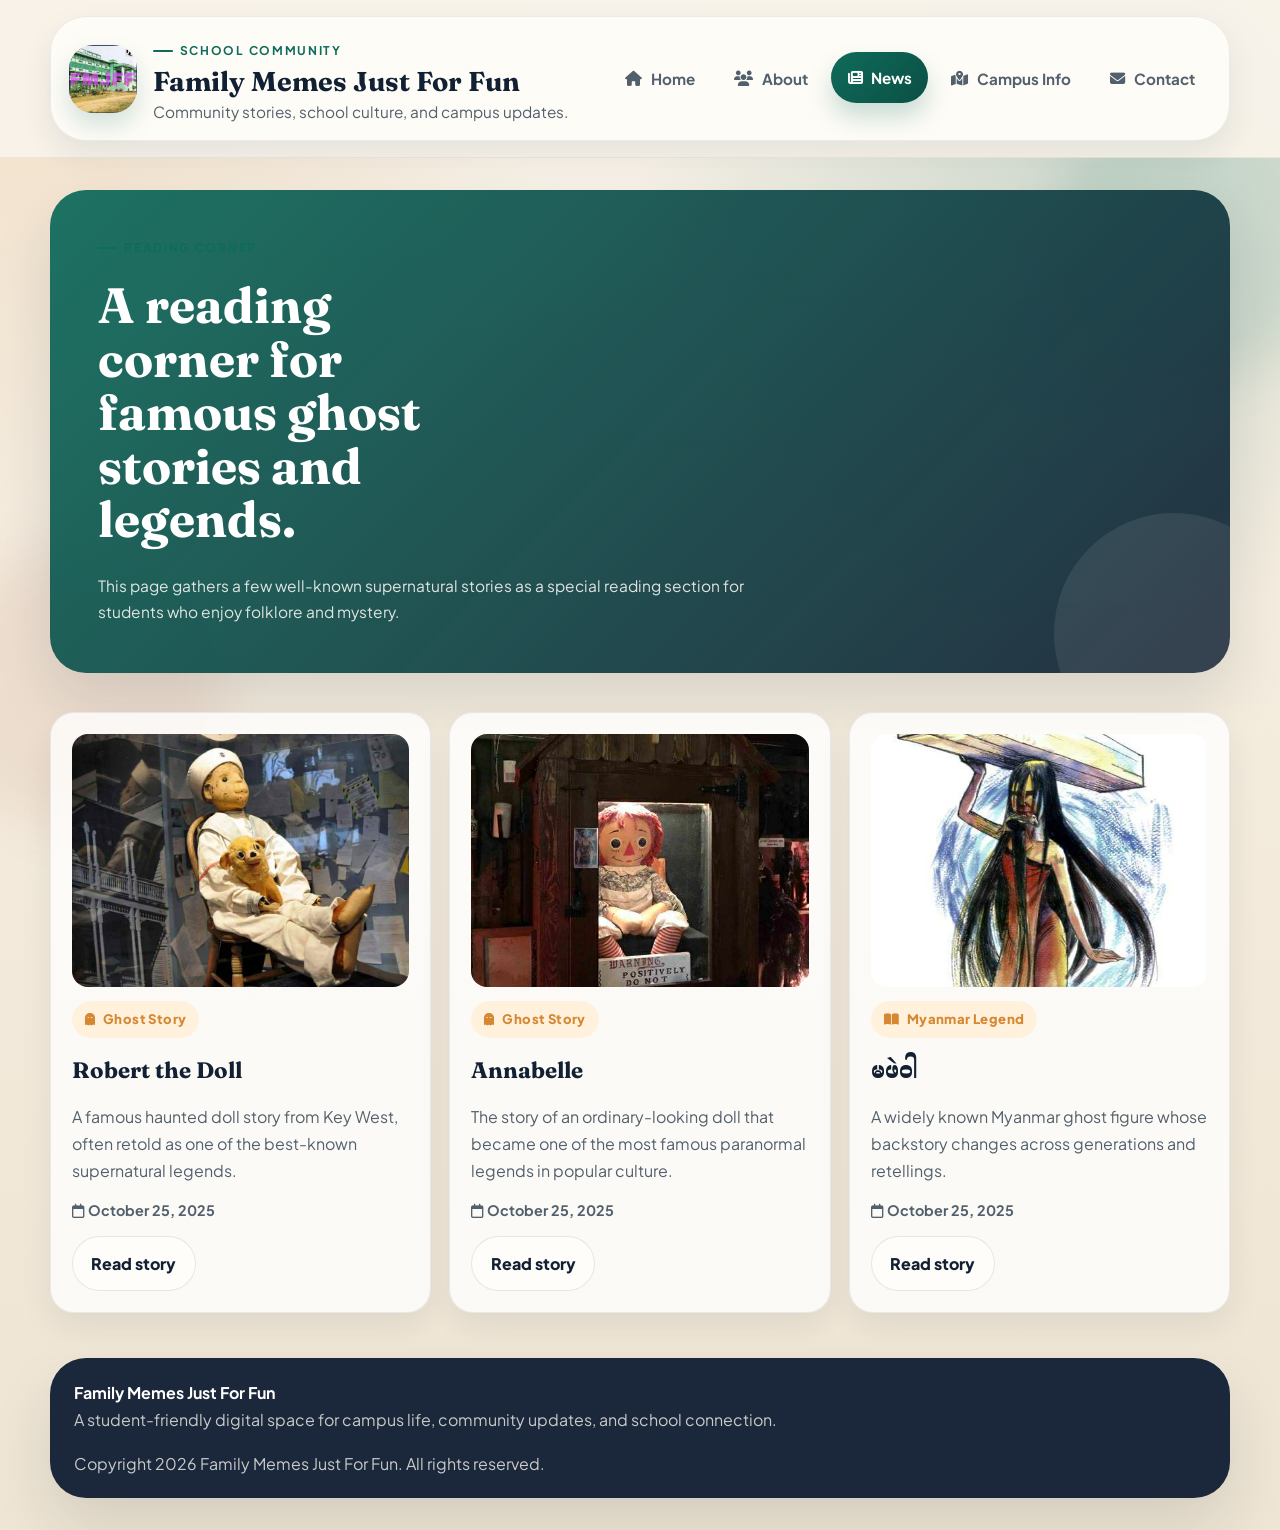
<file: ghosts.html>
<!DOCTYPE html>
<html lang="en">
<head>
  <meta charset="UTF-8">
  <meta name="viewport" content="width=device-width, initial-scale=1.0">
  <title>Reading Corner | Family Memes Just For Fun</title>
  <meta name="description" content="Browse the themed reading corner featuring famous ghost stories and legends.">
  <link rel="preconnect" href="https://fonts.googleapis.com">
  <link rel="preconnect" href="https://fonts.gstatic.com" crossorigin>
  <link href="https://fonts.googleapis.com/css2?family=Fraunces:opsz,wght@9..144,600;9..144,700&amp;family=Noto+Sans+Myanmar:wght@400;500;700&amp;family=Noto+Serif+Myanmar:wght@500;600;700&amp;family=Plus+Jakarta+Sans:wght@400;500;600;700;800&amp;display=swap" rel="stylesheet">
  <link rel="stylesheet" href="https://cdnjs.cloudflare.com/ajax/libs/font-awesome/6.5.2/css/all.min.css">
  <link rel="stylesheet" href="style.css">
  <meta name="theme-color" content="#0f6b5b">
  <meta name="apple-mobile-web-app-capable" content="yes">
  <meta name="apple-mobile-web-app-status-bar-style" content="default">
  <meta name="apple-mobile-web-app-title" content="Family Memes">
  <meta name="mobile-web-app-capable" content="yes">
  <link rel="manifest" href="manifest.webmanifest">
  <link rel="icon" href="favicon.svg" type="image/svg+xml">
  <link rel="alternate icon" href="favicon.png" type="image/png">
  <link rel="apple-touch-icon" href="apple-touch-icon.png">
  <link rel="icon" sizes="192x192" href="icon-192.png" type="image/png">
  <link rel="icon" sizes="512x512" href="icon-512.png" type="image/png">
</head>
<body>
  <div class="site-shell">
    <header class="site-header">
      <div class="container">
        <div class="header-bar">
          <a class="branding" href="index.html" aria-label="Family Memes Just For Fun home">
            <div class="brand-mark">
              <img src="school-logo.png" alt="Family Memes Just For Fun logo">
            </div>
            <div class="brand-copy">
              <span class="eyebrow">School Community</span>
              <h1>Family Memes Just For Fun</h1>
              <p>Community stories, school culture, and campus updates.</p>
            </div>
          </a>

          <nav class="main-nav" aria-label="Primary" data-nav data-open="false">
            <button class="nav-toggle" type="button" aria-expanded="false" aria-label="Open menu" data-nav-toggle>
              <i class="fa-solid fa-bars"></i>
            </button>
            <ul class="nav-links">
              <li><a href="index.html"><i class="fa-solid fa-house"></i> Home</a></li>
              <li><a href="aboutus.html"><i class="fa-solid fa-users"></i> About</a></li>
              <li><a href="news.html" aria-current="page"><i class="fa-solid fa-newspaper"></i> News</a></li>
              <li><a href="address.html"><i class="fa-solid fa-map-location-dot"></i> Campus Info</a></li>
              <li><a href="contact.html"><i class="fa-solid fa-envelope"></i> Contact</a></li>
            </ul>
          </nav>
        </div>
      </div>
    </header>

    <main id="main-content">
      <section class="hero-section">
        <div class="container">
          <div class="page-hero reveal">
            <span class="eyebrow">Reading Corner</span>
            <h1>A reading corner for famous ghost stories and legends.</h1>
            <p class="lead">
              This page gathers a few well-known supernatural stories as a special reading section for students who enjoy folklore and mystery.
            </p>
          </div>
        </div>
      </section>

      <section class="section">
        <div class="container">
          <div class="story-grid">
            <article class="story-card reveal">
              <img src="g1.JPG" alt="Robert the Doll">
              <span class="badge"><i class="fa-solid fa-ghost"></i> Ghost Story</span>
              <h3>Robert the Doll</h3>
              <p>A famous haunted doll story from Key West, often retold as one of the best-known supernatural legends.</p>
              <div class="story-meta">
                <span><i class="fa-regular fa-calendar"></i> October 25, 2025</span>
              </div>
              <a class="button-link" href="ghost1.html">Read story</a>
            </article>

            <article class="story-card reveal">
              <img src="g2.JPG" alt="Annabelle doll">
              <span class="badge"><i class="fa-solid fa-ghost"></i> Ghost Story</span>
              <h3>Annabelle</h3>
              <p>The story of an ordinary-looking doll that became one of the most famous paranormal legends in popular culture.</p>
              <div class="story-meta">
                <span><i class="fa-regular fa-calendar"></i> October 25, 2025</span>
              </div>
              <a class="button-link" href="ghost2.html">Read story</a>
            </article>

            <article class="story-card reveal">
              <img src="g3.JPG" alt="Ma Phay War feature">
              <span class="badge"><i class="fa-solid fa-book-open"></i> Myanmar Legend</span>
              <h3>မဖဲဝါ</h3>
              <p>A widely known Myanmar ghost figure whose backstory changes across generations and retellings.</p>
              <div class="story-meta">
                <span><i class="fa-regular fa-calendar"></i> October 25, 2025</span>
              </div>
              <a class="button-link" href="ghost3.html">Read story</a>
            </article>
          </div>
        </div>
      </section>
    </main>

    <footer class="footer">
      <div class="container">
        <div class="footer-panel">
          <div>
            <strong>Family Memes Just For Fun</strong><br>
            A student-friendly digital space for campus life, community updates, and school connection.
          </div>
          <div>
            Copyright <span data-year></span> Family Memes Just For Fun. All rights reserved.
          </div>
        </div>
      </div>
    </footer>
  </div>

  <script src="script.js"></script>
</body>
</html>
</file>
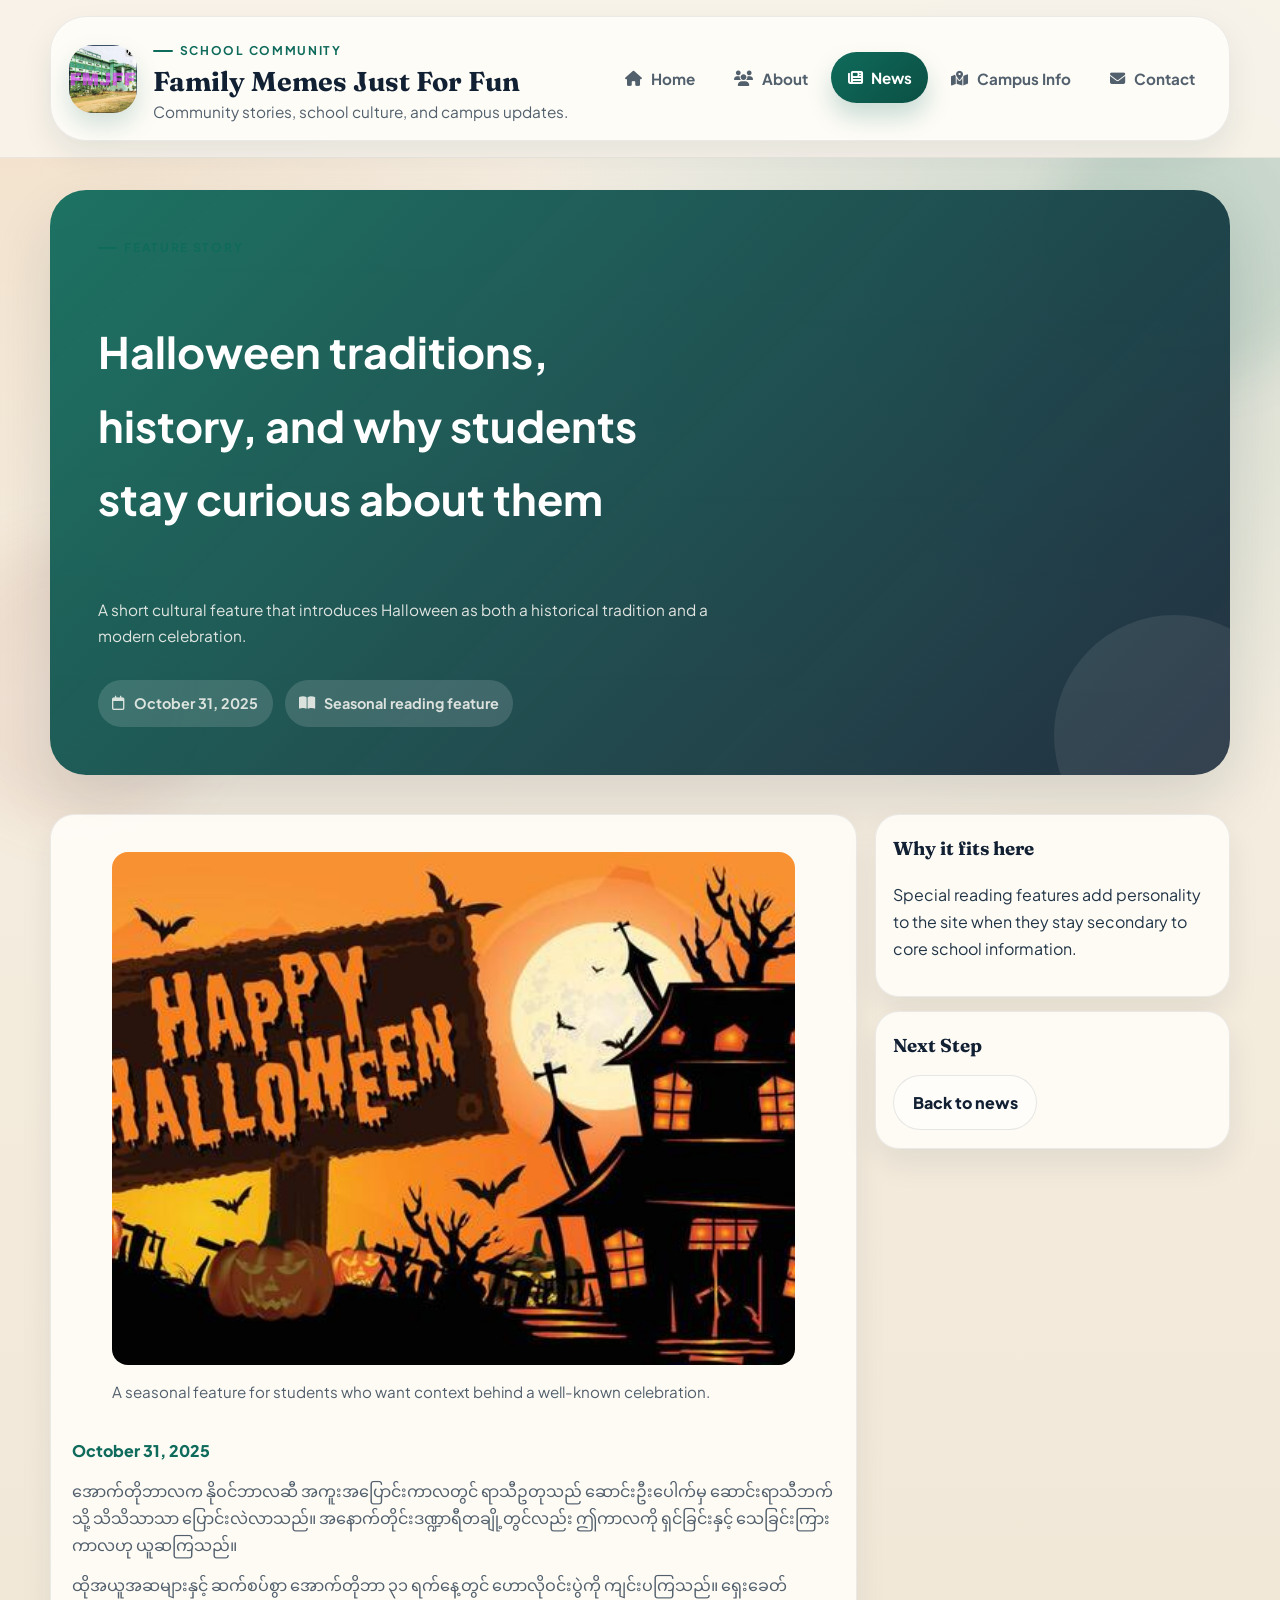
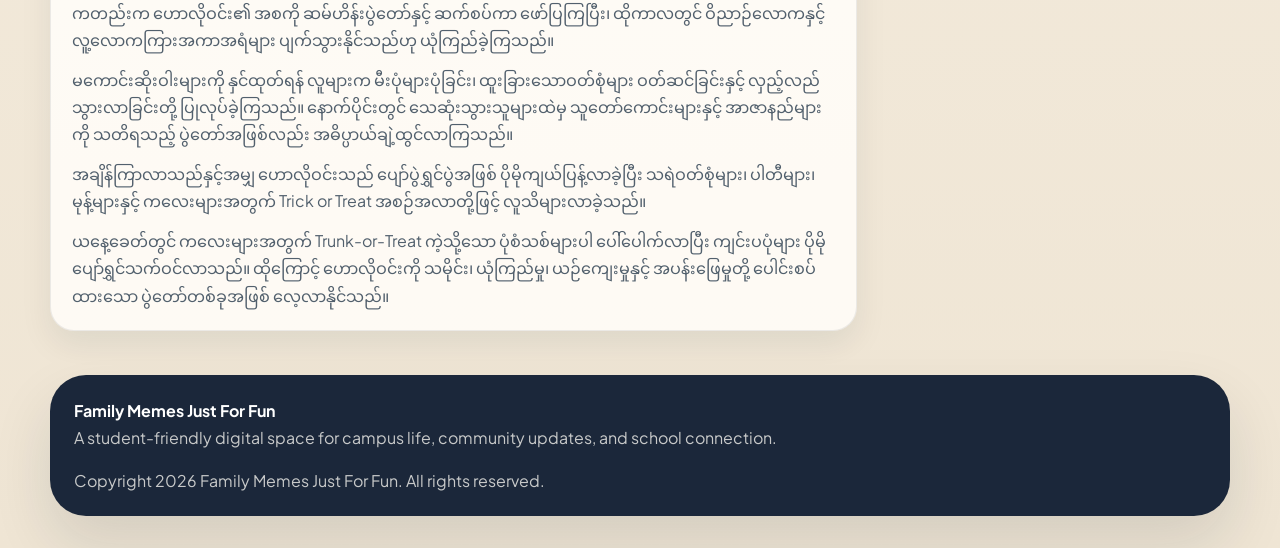
<file: hallo.html>
<!DOCTYPE html>
<html lang="en">
<head>
  <meta charset="UTF-8">
  <meta name="viewport" content="width=device-width, initial-scale=1.0">
  <title>Halloween Feature | Family Memes Just For Fun</title>
  <meta name="description" content="Read a student-friendly cultural feature on the background and traditions of Halloween.">
  <link rel="preconnect" href="https://fonts.googleapis.com">
  <link rel="preconnect" href="https://fonts.gstatic.com" crossorigin>
  <link href="https://fonts.googleapis.com/css2?family=Fraunces:opsz,wght@9..144,600;9..144,700&amp;family=Noto+Sans+Myanmar:wght@400;500;700&amp;family=Noto+Serif+Myanmar:wght@500;600;700&amp;family=Plus+Jakarta+Sans:wght@400;500;600;700;800&amp;display=swap" rel="stylesheet">
  <link rel="stylesheet" href="https://cdnjs.cloudflare.com/ajax/libs/font-awesome/6.5.2/css/all.min.css">
  <link rel="stylesheet" href="style.css">
  <meta name="theme-color" content="#0f6b5b">
  <meta name="apple-mobile-web-app-capable" content="yes">
  <meta name="apple-mobile-web-app-status-bar-style" content="default">
  <meta name="apple-mobile-web-app-title" content="Family Memes">
  <meta name="mobile-web-app-capable" content="yes">
  <link rel="manifest" href="manifest.webmanifest">
  <link rel="icon" href="favicon.svg" type="image/svg+xml">
  <link rel="alternate icon" href="favicon.png" type="image/png">
  <link rel="apple-touch-icon" href="apple-touch-icon.png">
  <link rel="icon" sizes="192x192" href="icon-192.png" type="image/png">
  <link rel="icon" sizes="512x512" href="icon-512.png" type="image/png">
</head>
<body>
  <div class="site-shell">
    <header class="site-header">
      <div class="container">
        <div class="header-bar">
          <a class="branding" href="index.html" aria-label="Family Memes Just For Fun home">
            <div class="brand-mark">
              <img src="school-logo.png" alt="Family Memes Just For Fun logo">
            </div>
            <div class="brand-copy">
              <span class="eyebrow">School Community</span>
              <h1>Family Memes Just For Fun</h1>
              <p>Community stories, school culture, and campus updates.</p>
            </div>
          </a>

          <nav class="main-nav" aria-label="Primary" data-nav data-open="false">
            <button class="nav-toggle" type="button" aria-expanded="false" aria-label="Open menu" data-nav-toggle>
              <i class="fa-solid fa-bars"></i>
            </button>
            <ul class="nav-links">
              <li><a href="index.html"><i class="fa-solid fa-house"></i> Home</a></li>
              <li><a href="aboutus.html"><i class="fa-solid fa-users"></i> About</a></li>
              <li><a href="news.html" aria-current="page"><i class="fa-solid fa-newspaper"></i> News</a></li>
              <li><a href="address.html"><i class="fa-solid fa-map-location-dot"></i> Campus Info</a></li>
              <li><a href="contact.html"><i class="fa-solid fa-envelope"></i> Contact</a></li>
            </ul>
          </nav>
        </div>
      </div>
    </header>

    <main id="main-content">
      <section class="hero-section">
        <div class="container">
          <div class="article-hero reveal">
            <span class="eyebrow">Feature Story</span>
            <h1>Halloween traditions, history, and why students stay curious about them</h1>
            <p class="lead">
              A short cultural feature that introduces Halloween as both a historical tradition and a modern celebration.
            </p>
            <div class="meta-row">
              <span class="meta-pill"><i class="fa-regular fa-calendar"></i> October 31, 2025</span>
              <span class="meta-pill"><i class="fa-solid fa-book-open"></i> Seasonal reading feature</span>
            </div>
          </div>
        </div>
      </section>

      <section class="article-section">
        <div class="container">
          <div class="article-layout">
            <article class="article-card reveal">
              <figure class="article-cover">
                <img src="happy-halloween-halloween-background-with-pumpkin-and-batssocial-media-design-free-vector.jpg" alt="Halloween poster">
                <figcaption>A seasonal feature for students who want context behind a well-known celebration.</figcaption>
              </figure>

              <div class="article-body">
                <time datetime="2025-10-31">October 31, 2025</time>
                <p>
                  အောက်တိုဘာလက နိုဝင်ဘာလဆီ အကူးအပြောင်းကာလတွင် ရာသီဥတုသည် ဆောင်းဦးပေါက်မှ ဆောင်းရာသီဘက်သို့ သိသိသာသာ ပြောင်းလဲလာသည်။ အနောက်တိုင်းဒဏ္ဍာရီတချို့တွင်လည်း ဤကာလကို ရှင်ခြင်းနှင့် သေခြင်းကြားကာလဟု ယူဆကြသည်။
                </p>
                <p>
                  ထိုအယူအဆများနှင့် ဆက်စပ်စွာ အောက်တိုဘာ ၃၁ ရက်နေ့တွင် ဟောလိုဝင်းပွဲကို ကျင်းပကြသည်။ ရှေးခေတ်ကတည်းက ဟောလိုဝင်း၏ အစကို ဆမ်ဟိန်းပွဲတော်နှင့် ဆက်စပ်ကာ ဖော်ပြကြပြီး၊ ထိုကာလတွင် ဝိညာဉ်လောကနှင့် လူ့လောကကြားအကာအရံများ ပျက်သွားနိုင်သည်ဟု ယုံကြည်ခဲ့ကြသည်။
                </p>
                <p>
                  မကောင်းဆိုးဝါးများကို နှင်ထုတ်ရန် လူများက မီးပုံများပုံခြင်း၊ ထူးခြားသောဝတ်စုံများ ဝတ်ဆင်ခြင်းနှင့် လှည့်လည်သွားလာခြင်းတို့ ပြုလုပ်ခဲ့ကြသည်။ နောက်ပိုင်းတွင် သေဆုံးသွားသူများထဲမှ သူတော်ကောင်းများနှင့် အာဇာနည်များကို သတိရသည့် ပွဲတော်အဖြစ်လည်း အဓိပ္ပာယ်ချဲ့ထွင်လာကြသည်။
                </p>
                <p>
                  အချိန်ကြာလာသည်နှင့်အမျှ ဟောလိုဝင်းသည် ပျော်ပွဲရွှင်ပွဲအဖြစ် ပိုမိုကျယ်ပြန့်လာခဲ့ပြီး သရဲဝတ်စုံများ၊ ပါတီများ၊ မုန့်များနှင့် ကလေးများအတွက် Trick or Treat အစဉ်အလာတို့ဖြင့် လူသိများလာခဲ့သည်။
                </p>
                <p>
                  ယနေ့ခေတ်တွင် ကလေးများအတွက် Trunk-or-Treat ကဲ့သို့သော ပုံစံသစ်များပါ ပေါ်ပေါက်လာပြီး ကျင်းပပုံများ ပိုမိုပျော်ရွှင်သက်ဝင်လာသည်။ ထိုကြောင့် ဟောလိုဝင်းကို သမိုင်း၊ ယုံကြည်မှု၊ ယဉ်ကျေးမှုနှင့် အပန်းဖြေမှုတို့ ပေါင်းစပ်ထားသော ပွဲတော်တစ်ခုအဖြစ် လေ့လာနိုင်သည်။
                </p>
              </div>
            </article>

            <aside class="article-aside">
              <section class="aside-card reveal">
                <h3>Why it fits here</h3>
                <p>Special reading features add personality to the site when they stay secondary to core school information.</p>
              </section>

              <section class="aside-card reveal">
                <h3>Next Step</h3>
                <a class="button-link" href="news.html">Back to news</a>
              </section>
            </aside>
          </div>
        </div>
      </section>
    </main>

    <footer class="footer">
      <div class="container">
        <div class="footer-panel">
          <div>
            <strong>Family Memes Just For Fun</strong><br>
            A student-friendly digital space for campus life, community updates, and school connection.
          </div>
          <div>
            Copyright <span data-year></span> Family Memes Just For Fun. All rights reserved.
          </div>
        </div>
      </div>
    </footer>
  </div>

  <script src="script.js"></script>
</body>
</html>
</file>
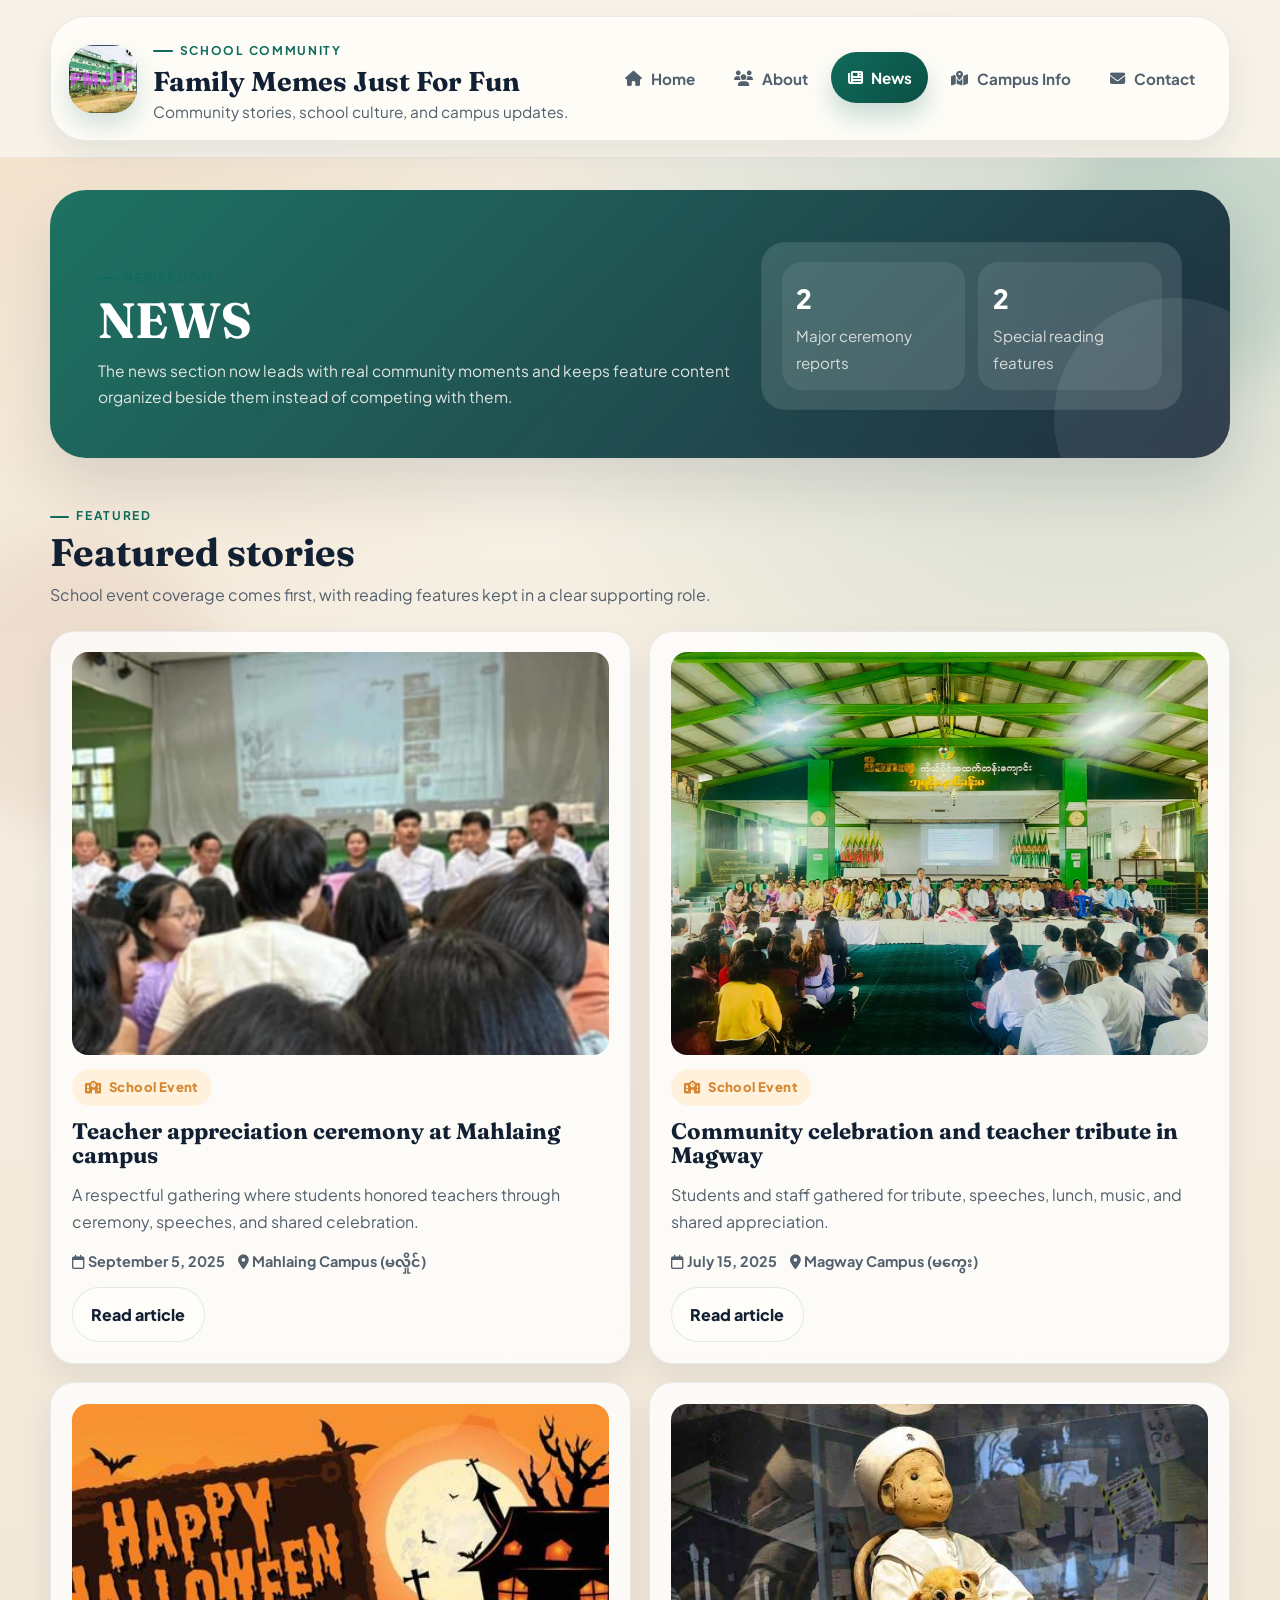
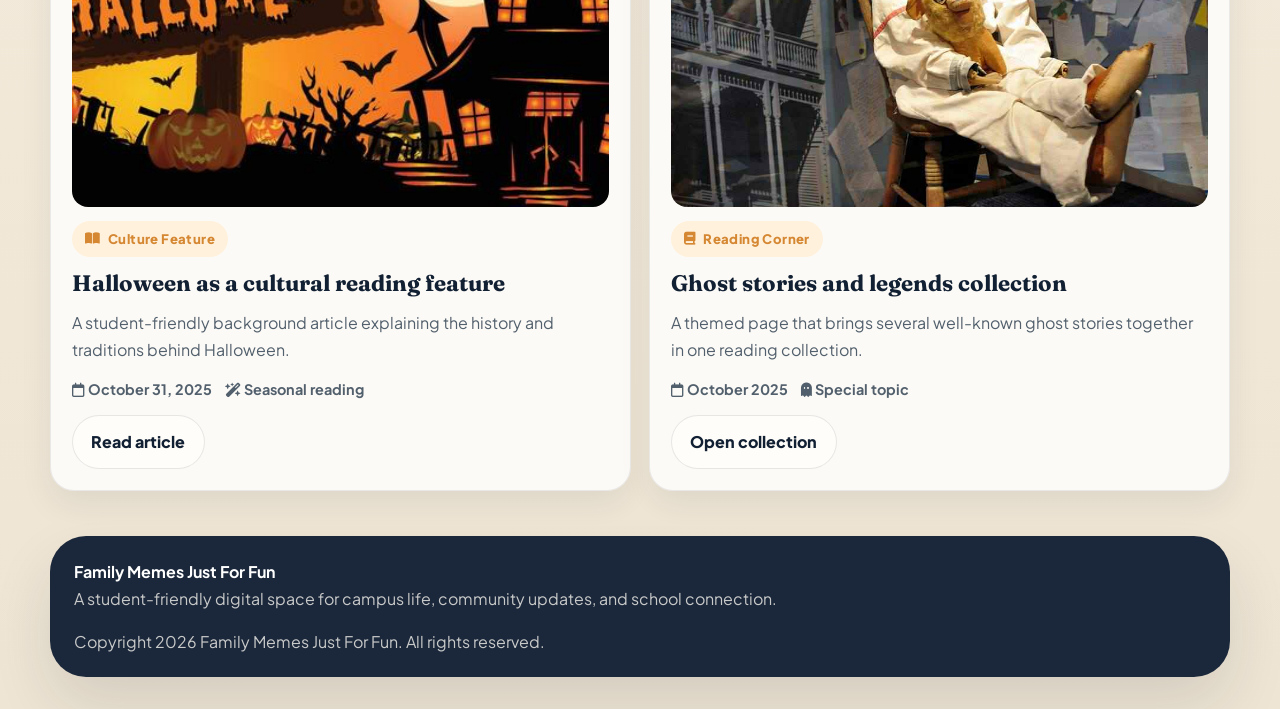
<file: news.html>
<!DOCTYPE html>
<html lang="en">
<head>
  <meta charset="UTF-8">
  <meta name="viewport" content="width=device-width, initial-scale=1.0">
  <title>News | Family Memes Just For Fun</title>
  <meta name="description" content="Read school event coverage, Mahlaing (မလှိုင်) and Magway (မကွေး) campus updates, community stories, and special features from Family Memes Just For Fun.">
  <meta name="keywords" content="Family Private High School, Mahlaing Campus, မလှိုင်, Magway Campus, မကွေး, မကေွး, school news, campus updates">
  <link rel="preconnect" href="https://fonts.googleapis.com">
  <link rel="preconnect" href="https://fonts.gstatic.com" crossorigin>
  <link href="https://fonts.googleapis.com/css2?family=Fraunces:opsz,wght@9..144,600;9..144,700&amp;family=Noto+Sans+Myanmar:wght@400;500;700&amp;family=Noto+Serif+Myanmar:wght@500;600;700&amp;family=Plus+Jakarta+Sans:wght@400;500;600;700;800&amp;display=swap" rel="stylesheet">
  <link rel="stylesheet" href="https://cdnjs.cloudflare.com/ajax/libs/font-awesome/6.5.2/css/all.min.css">
  <link rel="stylesheet" href="style.css">
  <meta name="theme-color" content="#0f6b5b">
  <meta name="apple-mobile-web-app-capable" content="yes">
  <meta name="apple-mobile-web-app-status-bar-style" content="default">
  <meta name="apple-mobile-web-app-title" content="Family Memes">
  <meta name="mobile-web-app-capable" content="yes">
  <link rel="manifest" href="manifest.webmanifest">
  <link rel="icon" href="favicon.svg" type="image/svg+xml">
  <link rel="alternate icon" href="favicon.png" type="image/png">
  <link rel="apple-touch-icon" href="apple-touch-icon.png">
  <link rel="icon" sizes="192x192" href="icon-192.png" type="image/png">
  <link rel="icon" sizes="512x512" href="icon-512.png" type="image/png">
  <script type="application/ld+json">
    {
      "@context": "https://schema.org",
      "@type": "ItemList",
      "name": "Family Memes Just For Fun news locations",
      "itemListElement": [
        {
          "@type": "ListItem",
          "position": 1,
          "item": {
            "@type": "Place",
            "name": "Mahlaing Campus",
            "alternateName": ["မလှိုင်"],
            "url": "https://www.google.com/maps/search/?api=1&query=Family%20Private%20High%20School%20Mahlaing"
          }
        },
        {
          "@type": "ListItem",
          "position": 2,
          "item": {
            "@type": "Place",
            "name": "Magway Campus",
            "alternateName": ["မကွေး", "မကေွး"],
            "url": "https://www.google.com/maps/search/?api=1&query=Family%20Private%20School%20Magway"
          }
        }
      ]
    }
  </script>
</head>
<body>
  <div class="site-shell">
    <header class="site-header">
      <div class="container">
        <div class="header-bar">
          <a class="branding" href="index.html" aria-label="Family Memes Just For Fun home">
            <div class="brand-mark">
              <img src="school-logo.png" alt="Family Memes Just For Fun logo">
            </div>
            <div class="brand-copy">
              <span class="eyebrow">School Community</span>
              <h1>Family Memes Just For Fun</h1>
              <p>Community stories, school culture, and campus updates.</p>
            </div>
          </a>

          <nav class="main-nav" aria-label="Primary" data-nav data-open="false">
            <button class="nav-toggle" type="button" aria-expanded="false" aria-label="Open menu" data-nav-toggle>
              <i class="fa-solid fa-bars"></i>
            </button>
            <ul class="nav-links">
              <li><a href="index.html"><i class="fa-solid fa-house"></i> Home</a></li>
              <li><a href="aboutus.html"><i class="fa-solid fa-users"></i> About</a></li>
              <li><a href="news.html" aria-current="page"><i class="fa-solid fa-newspaper"></i> News</a></li>
              <li><a href="address.html"><i class="fa-solid fa-map-location-dot"></i> Campus Info</a></li>
              <li><a href="contact.html"><i class="fa-solid fa-envelope"></i> Contact</a></li>
            </ul>
          </nav>
        </div>
      </div>
    </header>

    <main id="main-content">
      <section class="hero-section">
        <div class="container">
          <div class="page-hero reveal">
            <div class="hero-grid">
              <div>
                <span class="eyebrow">Newsroom</span>
                <h1>NEWS</h1>
                <p class="lead">
                  The news section now leads with real community moments and keeps feature content organized beside them instead of competing with them.
                </p>
              </div>
              <aside class="hero-panel">
                <div class="panel-row">
                  <div class="panel-item">
                    <strong>2</strong>
                    <span>Major ceremony reports</span>
                  </div>
                  <div class="panel-item">
                    <strong>2</strong>
                    <span>Special reading features</span>
                  </div>
                </div>
              </aside>
            </div>
          </div>
        </div>
      </section>

      <section class="section">
        <div class="container">
          <div class="section-heading reveal">
            <div>
              <span class="eyebrow">Featured</span>
              <h2>Featured stories</h2>
              <p>School event coverage comes first, with reading features kept in a clear supporting role.</p>
            </div>
          </div>

          <div class="news-grid">
            <article class="news-card reveal">
              <div class="news-cover">
                <img src="mhp.JPEG" alt="Teacher appreciation event in Mahlaing">
              </div>
              <span class="badge"><i class="fa-solid fa-school"></i> School Event</span>
              <h3>Teacher appreciation ceremony at Mahlaing campus</h3>
              <p>A respectful gathering where students honored teachers through ceremony, speeches, and shared celebration.</p>
              <div class="story-meta">
                <span><i class="fa-regular fa-calendar"></i> September 5, 2025</span>
                <a class="location-link" href="https://www.google.com/maps/search/?api=1&amp;query=Family%20Private%20High%20School%20Mahlaing" target="_blank" rel="noopener noreferrer" aria-label="Open Mahlaing Campus location in Google Maps">
                  <i class="fa-solid fa-location-dot"></i> Mahlaing Campus (မလှိုင်)
                </a>
              </div>
              <a class="button-link" href="read1.html">Read article</a>
            </article>

            <article class="news-card reveal">
              <div class="news-cover">
                <img src="mgp.JPG" alt="Teacher appreciation event in Magway">
              </div>
              <span class="badge"><i class="fa-solid fa-school"></i> School Event</span>
              <h3>Community celebration and teacher tribute in Magway</h3>
              <p>Students and staff gathered for tribute, speeches, lunch, music, and shared appreciation.</p>
              <div class="story-meta">
                <span><i class="fa-regular fa-calendar"></i> July 15, 2025</span>
                <a class="location-link" href="https://www.google.com/maps/search/?api=1&amp;query=Family%20Private%20School%20Magway" target="_blank" rel="noopener noreferrer" aria-label="Open Magway Campus location in Google Maps">
                  <i class="fa-solid fa-location-dot"></i> Magway Campus (မကွေး)
                </a>
              </div>
              <a class="button-link" href="read2.html">Read article</a>
            </article>

            <article class="news-card reveal">
              <div class="news-cover">
                <img src="happy-halloween-halloween-background-with-pumpkin-and-batssocial-media-design-free-vector.jpg" alt="Halloween poster">
              </div>
              <span class="badge"><i class="fa-solid fa-book-open"></i> Culture Feature</span>
              <h3>Halloween as a cultural reading feature</h3>
              <p>A student-friendly background article explaining the history and traditions behind Halloween.</p>
              <div class="story-meta">
                <span><i class="fa-regular fa-calendar"></i> October 31, 2025</span>
                <span><i class="fa-solid fa-wand-magic-sparkles"></i> Seasonal reading</span>
              </div>
              <a class="button-link" href="hallo.html">Read article</a>
            </article>

            <article class="news-card reveal">
              <div class="news-cover">
                <img src="g1.JPG" alt="Robert the Doll feature image">
              </div>
              <span class="badge"><i class="fa-solid fa-book"></i> Reading Corner</span>
              <h3>Ghost stories and legends collection</h3>
              <p>A themed page that brings several well-known ghost stories together in one reading collection.</p>
              <div class="story-meta">
                <span><i class="fa-regular fa-calendar"></i> October 2025</span>
                <span><i class="fa-solid fa-ghost"></i> Special topic</span>
              </div>
              <a class="button-link" href="ghosts.html">Open collection</a>
            </article>
          </div>
        </div>
      </section>
    </main>

    <footer class="footer">
      <div class="container">
        <div class="footer-panel">
          <div>
            <strong>Family Memes Just For Fun</strong><br>
            A student-friendly digital space for campus life, community updates, and school connection.
          </div>
          <div>
            Copyright <span data-year></span> Family Memes Just For Fun. All rights reserved.
          </div>
        </div>
      </div>
    </footer>
  </div>

  <script src="script.js"></script>
</body>
</html>
</file>
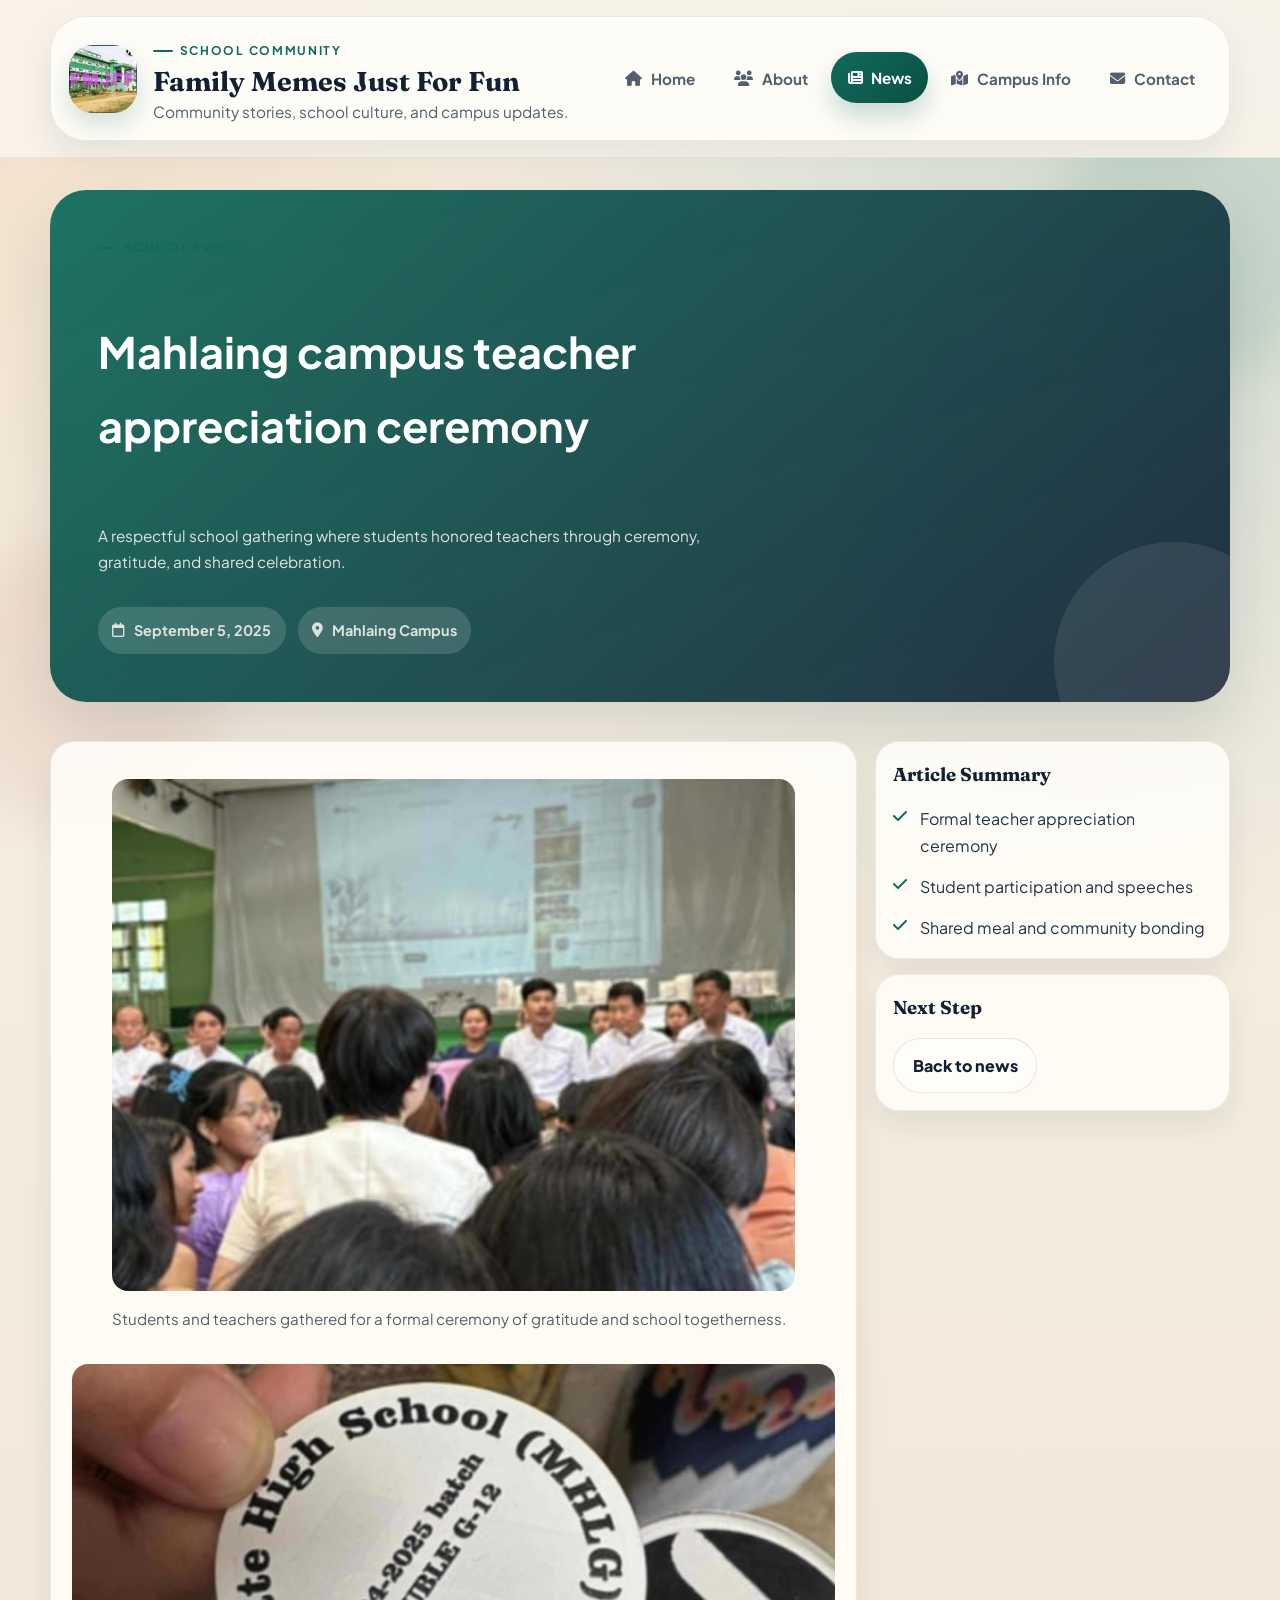
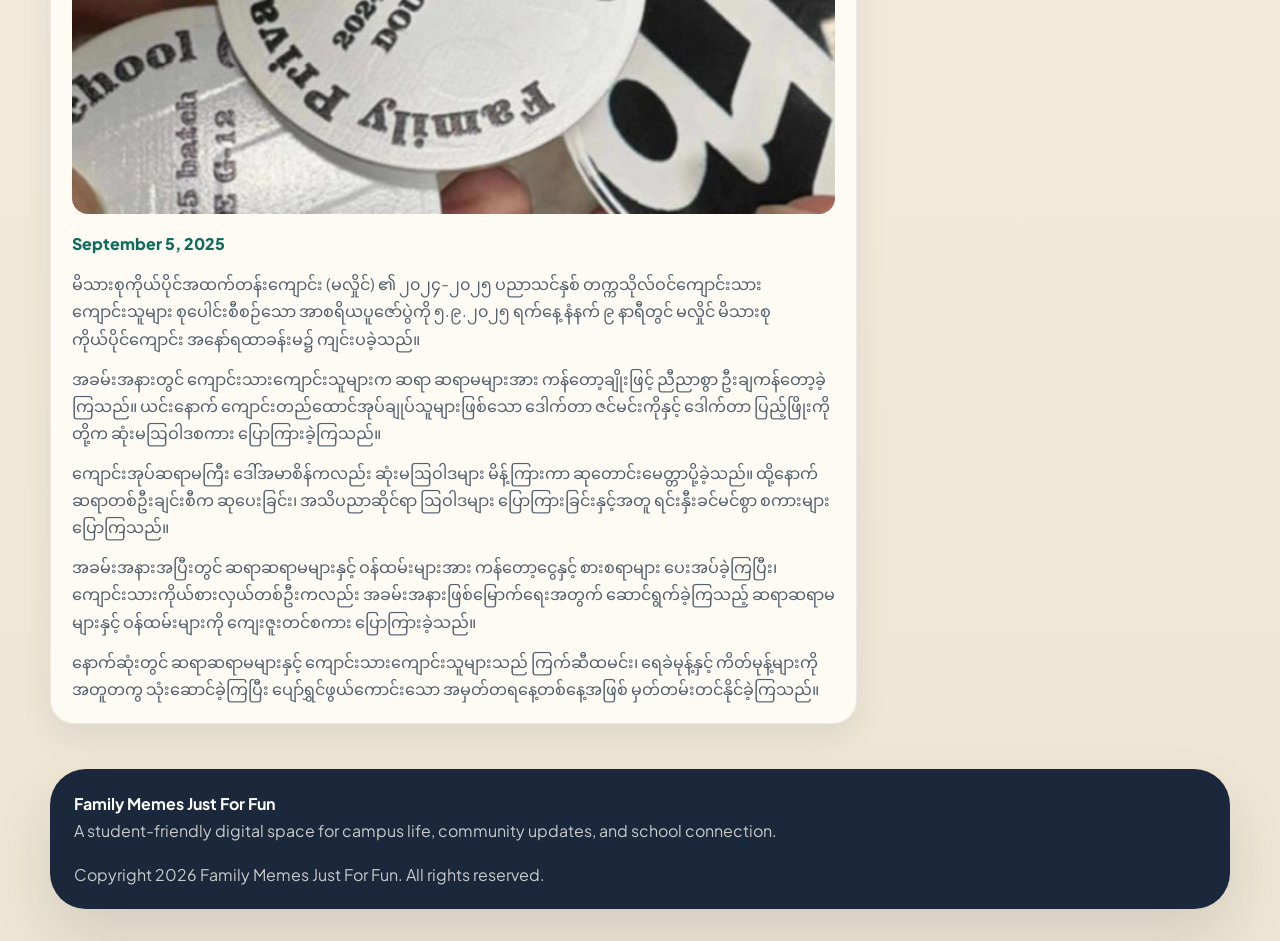
<file: read1.html>
<!DOCTYPE html>
<html lang="en">
<head>
  <meta charset="UTF-8">
  <meta name="viewport" content="width=device-width, initial-scale=1.0">
  <title>Mahlaing Ceremony | Family Memes Just For Fun</title>
  <meta name="description" content="Read the Mahlaing (မလှိုင်) teacher appreciation ceremony update from Family Memes Just For Fun.">
  <meta name="keywords" content="Mahlaing Campus, မလှိုင်, teacher appreciation ceremony, Family Private High School">
  <link rel="preconnect" href="https://fonts.googleapis.com">
  <link rel="preconnect" href="https://fonts.gstatic.com" crossorigin>
  <link href="https://fonts.googleapis.com/css2?family=Fraunces:opsz,wght@9..144,600;9..144,700&amp;family=Noto+Sans+Myanmar:wght@400;500;700&amp;family=Noto+Serif+Myanmar:wght@500;600;700&amp;family=Plus+Jakarta+Sans:wght@400;500;600;700;800&amp;display=swap" rel="stylesheet">
  <link rel="stylesheet" href="https://cdnjs.cloudflare.com/ajax/libs/font-awesome/6.5.2/css/all.min.css">
  <link rel="stylesheet" href="style.css">
  <meta name="theme-color" content="#0f6b5b">
  <meta name="apple-mobile-web-app-capable" content="yes">
  <meta name="apple-mobile-web-app-status-bar-style" content="default">
  <meta name="apple-mobile-web-app-title" content="Family Memes">
  <meta name="mobile-web-app-capable" content="yes">
  <link rel="manifest" href="manifest.webmanifest">
  <link rel="icon" href="favicon.svg" type="image/svg+xml">
  <link rel="alternate icon" href="favicon.png" type="image/png">
  <link rel="apple-touch-icon" href="apple-touch-icon.png">
  <link rel="icon" sizes="192x192" href="icon-192.png" type="image/png">
  <link rel="icon" sizes="512x512" href="icon-512.png" type="image/png">
</head>
<body>
  <div class="site-shell">
    <header class="site-header">
      <div class="container">
        <div class="header-bar">
          <a class="branding" href="index.html" aria-label="Family Memes Just For Fun home">
            <div class="brand-mark">
              <img src="school-logo.png" alt="Family Memes Just For Fun logo">
            </div>
            <div class="brand-copy">
              <span class="eyebrow">School Community</span>
              <h1>Family Memes Just For Fun</h1>
              <p>Community stories, school culture, and campus updates.</p>
            </div>
          </a>

          <nav class="main-nav" aria-label="Primary" data-nav data-open="false">
            <button class="nav-toggle" type="button" aria-expanded="false" aria-label="Open menu" data-nav-toggle>
              <i class="fa-solid fa-bars"></i>
            </button>
            <ul class="nav-links">
              <li><a href="index.html"><i class="fa-solid fa-house"></i> Home</a></li>
              <li><a href="aboutus.html"><i class="fa-solid fa-users"></i> About</a></li>
              <li><a href="news.html" aria-current="page"><i class="fa-solid fa-newspaper"></i> News</a></li>
              <li><a href="address.html"><i class="fa-solid fa-map-location-dot"></i> Campus Info</a></li>
              <li><a href="contact.html"><i class="fa-solid fa-envelope"></i> Contact</a></li>
            </ul>
          </nav>
        </div>
      </div>
    </header>

    <main id="main-content">
      <section class="hero-section">
        <div class="container">
          <div class="article-hero reveal">
            <span class="eyebrow">School Event</span>
            <h1>Mahlaing campus teacher appreciation ceremony</h1>
            <p class="lead">
              A respectful school gathering where students honored teachers through ceremony, gratitude, and shared celebration.
            </p>
            <div class="meta-row">
              <span class="meta-pill"><i class="fa-regular fa-calendar"></i> September 5, 2025</span>
              <span class="meta-pill"><i class="fa-solid fa-location-dot"></i> Mahlaing Campus</span>
            </div>
          </div>
        </div>
      </section>

      <section class="article-section">
        <div class="container">
          <div class="article-layout">
            <article class="article-card reveal">
              <figure class="article-cover">
                <img src="mhp.JPEG" alt="Teacher appreciation ceremony at Mahlaing campus">
                <figcaption>Students and teachers gathered for a formal ceremony of gratitude and school togetherness.</figcaption>
              </figure>

              <div class="gallery-stack">
                <img src="mh.JPEG" alt="Community members at the Mahlaing school event">
              </div>

              <div class="article-body">
                <time datetime="2025-09-05">September 5, 2025</time>
                <p>
                  မိသားစုကိုယ်ပိုင်အထက်တန်းကျောင်း (မလှိုင်) ၏ ၂၀၂၄-၂၀၂၅ ပညာသင်နှစ် တက္ကသိုလ်ဝင်ကျောင်းသား ကျောင်းသူများ စုပေါင်းစီစဉ်သော အာစရိယပူဇော်ပွဲကို ၅.၉.၂၀၂၅ ရက်နေ့ နံနက် ၉ နာရီတွင် မလှိုင် မိသားစုကိုယ်ပိုင်ကျောင်း အနော်ရထာခန်းမ၌ ကျင်းပခဲ့သည်။
                </p>
                <p>
                  အခမ်းအနားတွင် ကျောင်းသားကျောင်းသူများက ဆရာ ဆရာမများအား ကန်တော့ချိုးဖြင့် ညီညာစွာ ဦးချကန်တော့ခဲ့ကြသည်။ ယင်းနောက် ကျောင်းတည်ထောင်အုပ်ချုပ်သူများဖြစ်သော ဒေါက်တာ ဇင်မင်းကိုနှင့် ဒေါက်တာ ပြည့်ဖြိုးကိုတို့က ဆုံးမဩဝါဒစကား ပြောကြားခဲ့ကြသည်။
                </p>
                <p>
                  ကျောင်းအုပ်ဆရာမကြီး ဒေါ်အမာစိန်ကလည်း ဆုံးမဩဝါဒများ မိန့်ကြားကာ ဆုတောင်းမေတ္တာပို့ခဲ့သည်။ ထို့နောက် ဆရာတစ်ဦးချင်းစီက ဆုပေးခြင်း၊ အသိပညာဆိုင်ရာ ဩဝါဒများ ပြောကြားခြင်းနှင့်အတူ ရင်းနှီးခင်မင်စွာ စကားများပြောကြသည်။
                </p>
                <p>
                  အခမ်းအနားအပြီးတွင် ဆရာဆရာမများနှင့် ဝန်ထမ်းများအား ကန်တော့ငွေနှင့် စားစရာများ ပေးအပ်ခဲ့ကြပြီး၊ ကျောင်းသားကိုယ်စားလှယ်တစ်ဦးကလည်း အခမ်းအနားဖြစ်မြောက်ရေးအတွက် ဆောင်ရွက်ခဲ့ကြသည့် ဆရာဆရာမများနှင့် ဝန်ထမ်းများကို ကျေးဇူးတင်စကား ပြောကြားခဲ့သည်။
                </p>
                <p>
                  နောက်ဆုံးတွင် ဆရာဆရာမများနှင့် ကျောင်းသားကျောင်းသူများသည် ကြက်ဆီထမင်း၊ ရေခဲမုန့်နှင့် ကိတ်မုန့်များကို အတူတကွ သုံးဆောင်ခဲ့ကြပြီး ပျော်ရွှင်ဖွယ်ကောင်းသော အမှတ်တရနေ့တစ်နေ့အဖြစ် မှတ်တမ်းတင်နိုင်ခဲ့ကြသည်။
                </p>
              </div>
            </article>

            <aside class="article-aside">
              <section class="aside-card reveal">
                <h3>Article Summary</h3>
                <ul class="list-clean">
                  <li><i class="fa-solid fa-check"></i><span>Formal teacher appreciation ceremony</span></li>
                  <li><i class="fa-solid fa-check"></i><span>Student participation and speeches</span></li>
                  <li><i class="fa-solid fa-check"></i><span>Shared meal and community bonding</span></li>
                </ul>
              </section>

              <section class="aside-card reveal">
                <h3>Next Step</h3>
                <a class="button-link" href="news.html">Back to news</a>
              </section>
            </aside>
          </div>
        </div>
      </section>
    </main>

    <footer class="footer">
      <div class="container">
        <div class="footer-panel">
          <div>
            <strong>Family Memes Just For Fun</strong><br>
            A student-friendly digital space for campus life, community updates, and school connection.
          </div>
          <div>
            Copyright <span data-year></span> Family Memes Just For Fun. All rights reserved.
          </div>
        </div>
      </div>
    </footer>
  </div>

  <script src="script.js"></script>
</body>
</html>
</file>
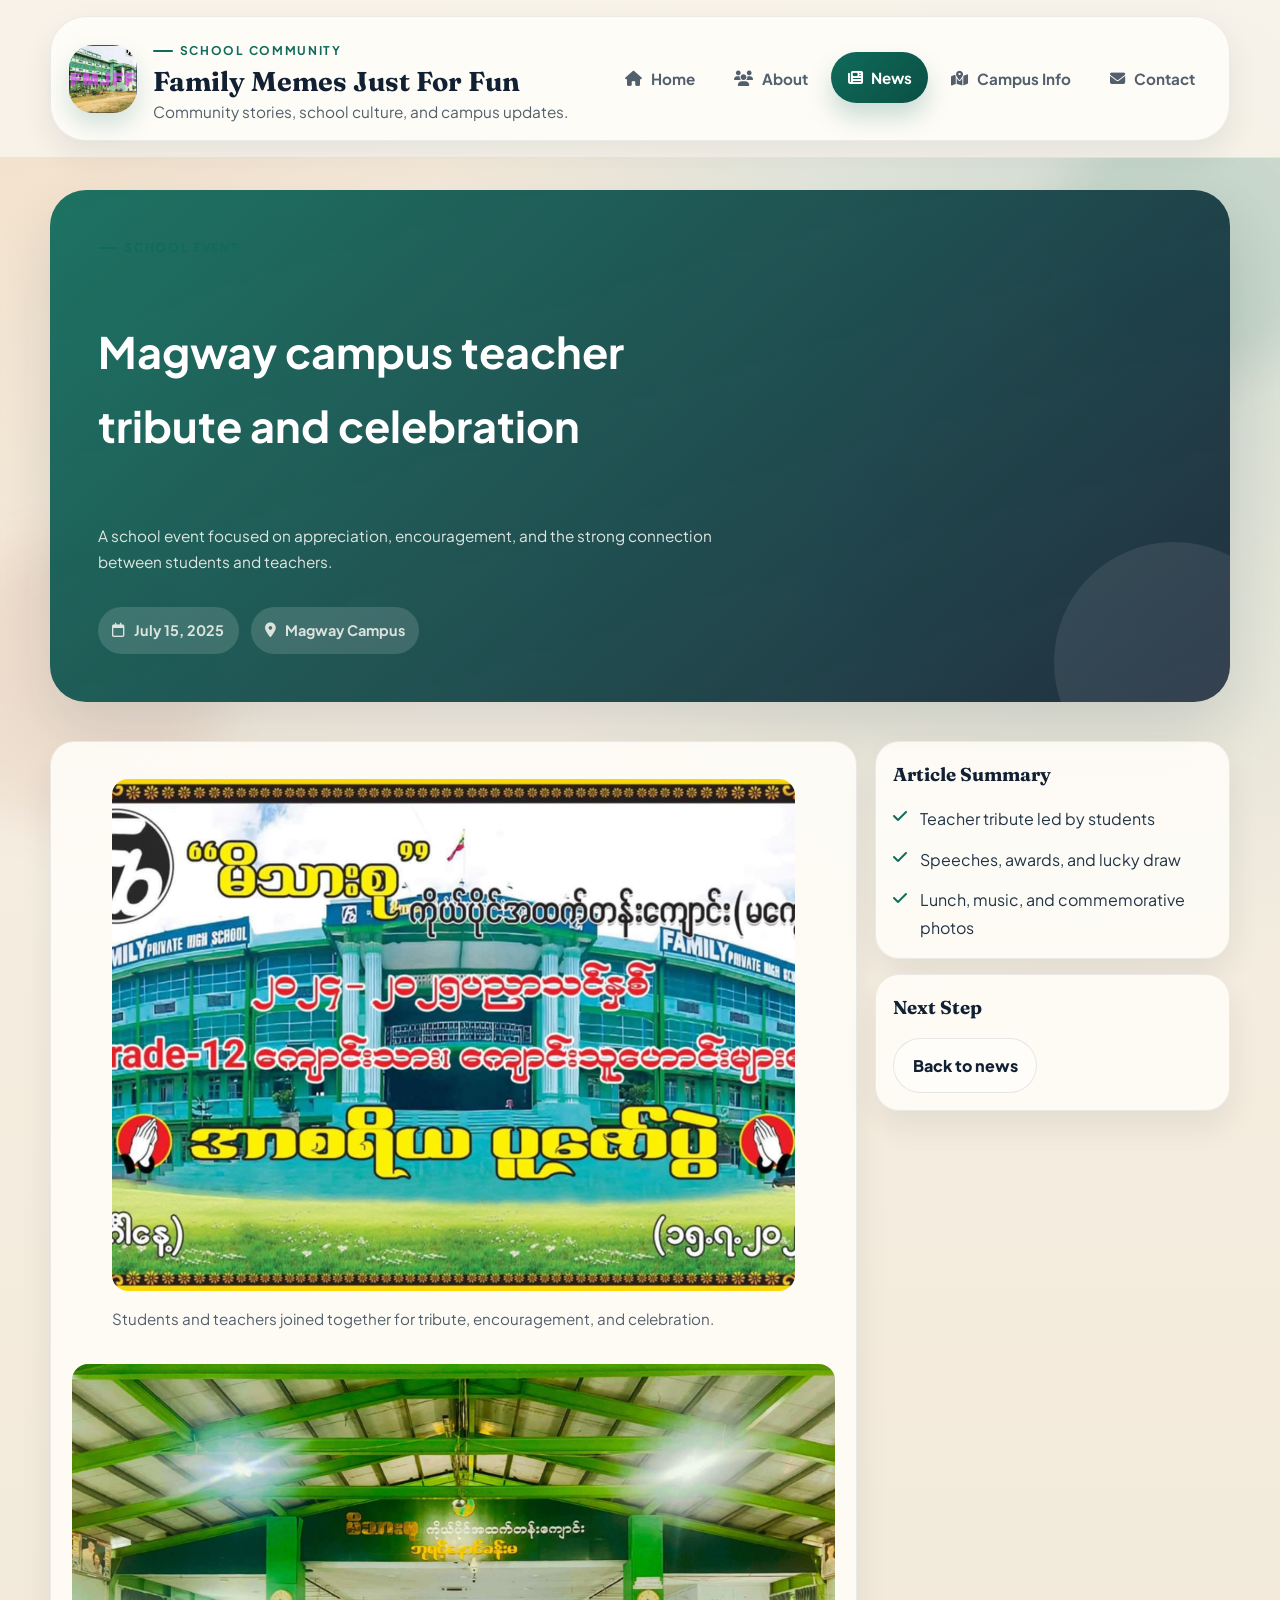
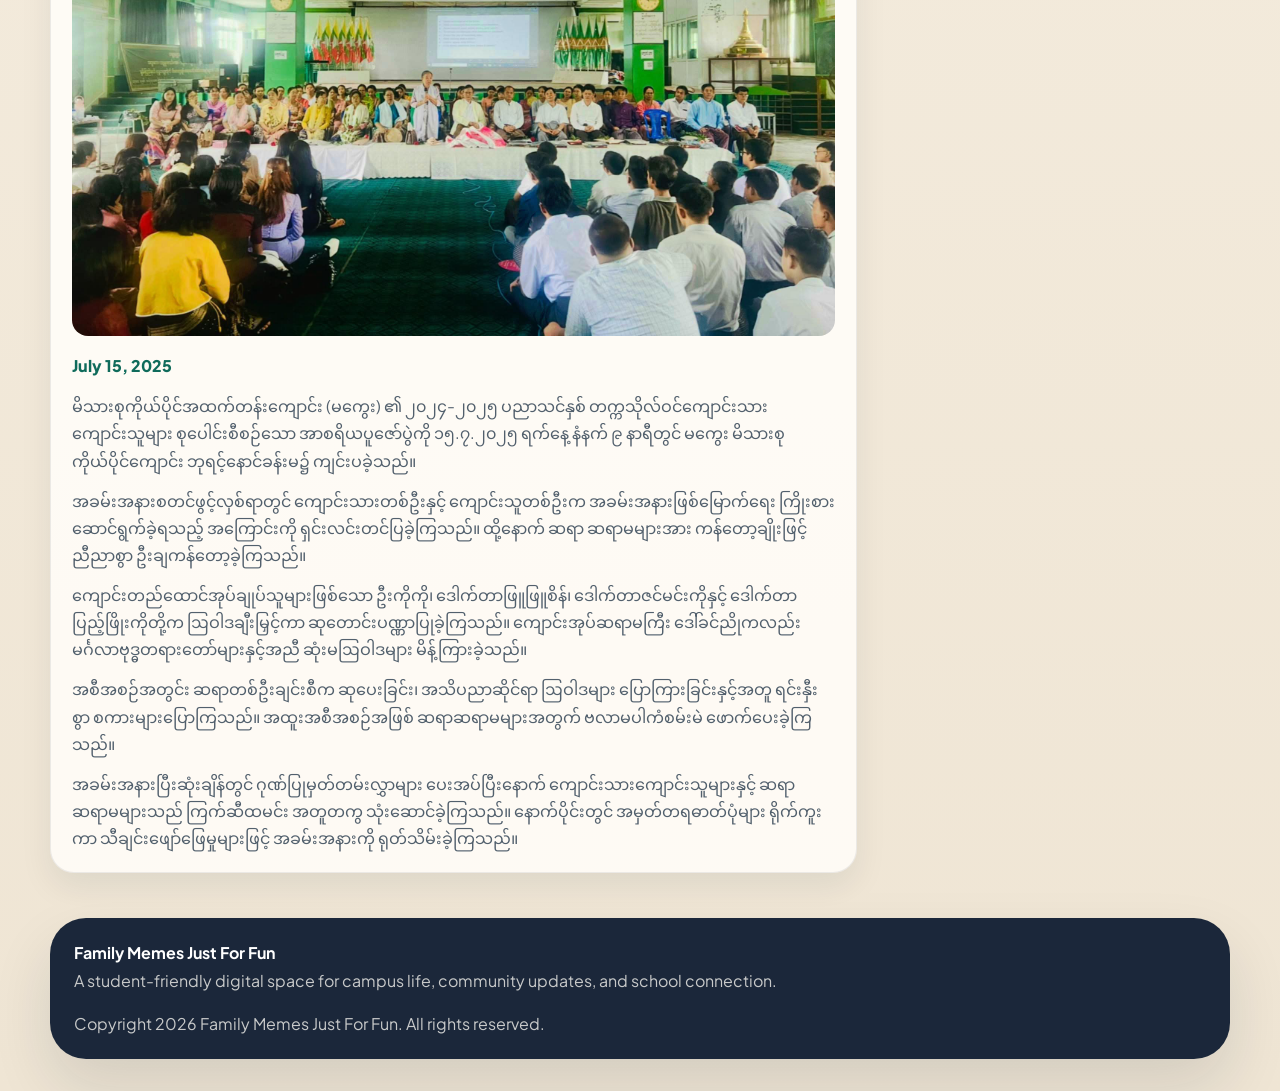
<file: read2.html>
<!DOCTYPE html>
<html lang="en">
<head>
  <meta charset="UTF-8">
  <meta name="viewport" content="width=device-width, initial-scale=1.0">
  <title>Magway Celebration | Family Memes Just For Fun</title>
  <meta name="description" content="Read the Magway (မကွေး) teacher appreciation ceremony and school celebration update from Family Memes Just For Fun.">
  <meta name="keywords" content="Magway Campus, မကွေး, မကေွး, teacher appreciation ceremony, Family Private School">
  <link rel="preconnect" href="https://fonts.googleapis.com">
  <link rel="preconnect" href="https://fonts.gstatic.com" crossorigin>
  <link href="https://fonts.googleapis.com/css2?family=Fraunces:opsz,wght@9..144,600;9..144,700&amp;family=Noto+Sans+Myanmar:wght@400;500;700&amp;family=Noto+Serif+Myanmar:wght@500;600;700&amp;family=Plus+Jakarta+Sans:wght@400;500;600;700;800&amp;display=swap" rel="stylesheet">
  <link rel="stylesheet" href="https://cdnjs.cloudflare.com/ajax/libs/font-awesome/6.5.2/css/all.min.css">
  <link rel="stylesheet" href="style.css">
  <meta name="theme-color" content="#0f6b5b">
  <meta name="apple-mobile-web-app-capable" content="yes">
  <meta name="apple-mobile-web-app-status-bar-style" content="default">
  <meta name="apple-mobile-web-app-title" content="Family Memes">
  <meta name="mobile-web-app-capable" content="yes">
  <link rel="manifest" href="manifest.webmanifest">
  <link rel="icon" href="favicon.svg" type="image/svg+xml">
  <link rel="alternate icon" href="favicon.png" type="image/png">
  <link rel="apple-touch-icon" href="apple-touch-icon.png">
  <link rel="icon" sizes="192x192" href="icon-192.png" type="image/png">
  <link rel="icon" sizes="512x512" href="icon-512.png" type="image/png">
</head>
<body>
  <div class="site-shell">
    <header class="site-header">
      <div class="container">
        <div class="header-bar">
          <a class="branding" href="index.html" aria-label="Family Memes Just For Fun home">
            <div class="brand-mark">
              <img src="school-logo.png" alt="Family Memes Just For Fun logo">
            </div>
            <div class="brand-copy">
              <span class="eyebrow">School Community</span>
              <h1>Family Memes Just For Fun</h1>
              <p>Community stories, school culture, and campus updates.</p>
            </div>
          </a>

          <nav class="main-nav" aria-label="Primary" data-nav data-open="false">
            <button class="nav-toggle" type="button" aria-expanded="false" aria-label="Open menu" data-nav-toggle>
              <i class="fa-solid fa-bars"></i>
            </button>
            <ul class="nav-links">
              <li><a href="index.html"><i class="fa-solid fa-house"></i> Home</a></li>
              <li><a href="aboutus.html"><i class="fa-solid fa-users"></i> About</a></li>
              <li><a href="news.html" aria-current="page"><i class="fa-solid fa-newspaper"></i> News</a></li>
              <li><a href="address.html"><i class="fa-solid fa-map-location-dot"></i> Campus Info</a></li>
              <li><a href="contact.html"><i class="fa-solid fa-envelope"></i> Contact</a></li>
            </ul>
          </nav>
        </div>
      </div>
    </header>

    <main id="main-content">
      <section class="hero-section">
        <div class="container">
          <div class="article-hero reveal">
            <span class="eyebrow">School Event</span>
            <h1>Magway campus teacher tribute and celebration</h1>
            <p class="lead">
              A school event focused on appreciation, encouragement, and the strong connection between students and teachers.
            </p>
            <div class="meta-row">
              <span class="meta-pill"><i class="fa-regular fa-calendar"></i> July 15, 2025</span>
              <span class="meta-pill"><i class="fa-solid fa-location-dot"></i> Magway Campus</span>
            </div>
          </div>
        </div>
      </section>

      <section class="article-section">
        <div class="container">
          <div class="article-layout">
            <article class="article-card reveal">
              <figure class="article-cover">
                <img src="mg.JPG" alt="School celebration in Magway">
                <figcaption>Students and teachers joined together for tribute, encouragement, and celebration.</figcaption>
              </figure>

              <div class="gallery-stack">
                <img src="mgp.JPG" alt="Group photo from the Magway celebration">
              </div>

              <div class="article-body">
                <time datetime="2025-07-15">July 15, 2025</time>
                <p>
                  မိသားစုကိုယ်ပိုင်အထက်တန်းကျောင်း (မကွေး) ၏ ၂၀၂၄-၂၀၂၅ ပညာသင်နှစ် တက္ကသိုလ်ဝင်ကျောင်းသား ကျောင်းသူများ စုပေါင်းစီစဉ်သော အာစရိယပူဇော်ပွဲကို ၁၅.၇.၂၀၂၅ ရက်နေ့ နံနက် ၉ နာရီတွင် မကွေး မိသားစုကိုယ်ပိုင်ကျောင်း ဘုရင့်နောင်ခန်းမ၌ ကျင်းပခဲ့သည်။
                </p>
                <p>
                  အခမ်းအနားစတင်ဖွင့်လှစ်ရာတွင် ကျောင်းသားတစ်ဦးနှင့် ကျောင်းသူတစ်ဦးက အခမ်းအနားဖြစ်မြောက်ရေး ကြိုးစားဆောင်ရွက်ခဲ့ရသည့် အကြောင်းကို ရှင်းလင်းတင်ပြခဲ့ကြသည်။ ထို့နောက် ဆရာ ဆရာမများအား ကန်တော့ချိုးဖြင့် ညီညာစွာ ဦးချကန်တော့ခဲ့ကြသည်။
                </p>
                <p>
                  ကျောင်းတည်ထောင်အုပ်ချုပ်သူများဖြစ်သော ဦးကိုကို၊ ဒေါက်တာဖြူဖြူစိန်၊ ဒေါက်တာဇင်မင်းကိုနှင့် ဒေါက်တာပြည့်ဖြိုးကိုတို့က ဩဝါဒချီးမြှင့်ကာ ဆုတောင်းပဏ္ဏာပြုခဲ့ကြသည်။ ကျောင်းအုပ်ဆရာမကြီး ဒေါ်ခင်ညိုကလည်း မင်္ဂလာဗုဒ္ဓတရားတော်များနှင့်အညီ ဆုံးမဩဝါဒများ မိန့်ကြားခဲ့သည်။
                </p>
                <p>
                  အစီအစဉ်အတွင်း ဆရာတစ်ဦးချင်းစီက ဆုပေးခြင်း၊ အသိပညာဆိုင်ရာ ဩဝါဒများ ပြောကြားခြင်းနှင့်အတူ ရင်းနှီးစွာ စကားများပြောကြသည်။ အထူးအစီအစဉ်အဖြစ် ဆရာဆရာမများအတွက် ဗလာမပါကံစမ်းမဲ ဖောက်ပေးခဲ့ကြသည်။
                </p>
                <p>
                  အခမ်းအနားပြီးဆုံးချိန်တွင် ဂုဏ်ပြုမှတ်တမ်းလွှာများ ပေးအပ်ပြီးနောက် ကျောင်းသားကျောင်းသူများနှင့် ဆရာဆရာမများသည် ကြက်ဆီထမင်း အတူတကွ သုံးဆောင်ခဲ့ကြသည်။ နောက်ပိုင်းတွင် အမှတ်တရဓာတ်ပုံများ ရိုက်ကူးကာ သီချင်းဖျော်ဖြေမှုများဖြင့် အခမ်းအနားကို ရုတ်သိမ်းခဲ့ကြသည်။
                </p>
              </div>
            </article>

            <aside class="article-aside">
              <section class="aside-card reveal">
                <h3>Article Summary</h3>
                <ul class="list-clean">
                  <li><i class="fa-solid fa-check"></i><span>Teacher tribute led by students</span></li>
                  <li><i class="fa-solid fa-check"></i><span>Speeches, awards, and lucky draw</span></li>
                  <li><i class="fa-solid fa-check"></i><span>Lunch, music, and commemorative photos</span></li>
                </ul>
              </section>

              <section class="aside-card reveal">
                <h3>Next Step</h3>
                <a class="button-link" href="news.html">Back to news</a>
              </section>
            </aside>
          </div>
        </div>
      </section>
    </main>

    <footer class="footer">
      <div class="container">
        <div class="footer-panel">
          <div>
            <strong>Family Memes Just For Fun</strong><br>
            A student-friendly digital space for campus life, community updates, and school connection.
          </div>
          <div>
            Copyright <span data-year></span> Family Memes Just For Fun. All rights reserved.
          </div>
        </div>
      </div>
    </footer>
  </div>

  <script src="script.js"></script>
</body>
</html>
</file>
<file: style.css>
:root {
  --bg: #f5efe3;
  --surface: rgba(255, 255, 255, 0.78);
  --surface-strong: #fffdf9;
  --surface-soft: #f1e6d2;
  --text: #213547;
  --text-soft: #52606d;
  --heading: #122033;
  --line: rgba(18, 32, 51, 0.12);
  --brand: #0f6b5b;
  --brand-deep: #0b4f44;
  --brand-soft: #d8eee7;
  --accent: #d58732;
  --accent-soft: #fff1dc;
  --highlight: #a73d2f;
  --shadow-sm: 0 14px 32px rgba(18, 32, 51, 0.08);
  --shadow-lg: 0 28px 60px rgba(18, 32, 51, 0.12);
  --radius-sm: 16px;
  --radius-md: 24px;
  --radius-lg: 36px;
  --max-width: 1180px;
  --transition: 220ms ease;
  --transition-slow: 520ms cubic-bezier(.2, .8, .2, 1);
}

@font-face {
  font-family: "MyanmarKhyay";
  src: url("MyanmarKhyay.ttf") format("truetype");
  font-display: swap;
}

@keyframes fade-slide-up {
  from {
    opacity: 0;
    transform: translateY(14px);
  }

  to {
    opacity: 1;
    transform: translateY(0);
  }
}

@keyframes float-soft {
  0%,
  100% {
    transform: translateY(0);
  }

  50% {
    transform: translateY(-5px);
  }
}

@keyframes pulse-glow {
  0%,
  100% {
    box-shadow: 0 0 0 0 rgba(213, 135, 50, 0.12);
  }

  50% {
    box-shadow: 0 0 0 7px rgba(213, 135, 50, 0);
  }
}

*,
*::before,
*::after {
  box-sizing: border-box;
}

html {
  scroll-behavior: smooth;
}

body {
  margin: 0;
  min-height: 100vh;
  overflow-x: hidden;
  color: var(--text);
  font-family: "Plus Jakarta Sans", "Noto Sans Myanmar", sans-serif;
  background:
    radial-gradient(circle at top left, rgba(214, 135, 50, 0.18), transparent 28%),
    radial-gradient(circle at 85% 12%, rgba(15, 107, 91, 0.16), transparent 26%),
    linear-gradient(180deg, #f8f3ea 0%, #f4ecde 40%, #efe5d4 100%);
  line-height: 1.7;
}

main {
  display: block;
  padding-bottom: 2rem;
}

main > section:last-of-type {
  padding-bottom: 0;
}

body.menu-open {
  overflow: hidden;
}

img {
  display: block;
  max-width: 100%;
}

a {
  color: inherit;
}

button,
a {
  -webkit-tap-highlight-color: transparent;
}

.container {
  width: min(calc(100% - 2rem), var(--max-width));
  margin: 0 auto;
}

.site-shell {
  position: relative;
  isolation: isolate;
}

.site-shell::before,
.site-shell::after {
  content: "";
  position: fixed;
  inset: auto auto 8% -4rem;
  width: 18rem;
  height: 18rem;
  border-radius: 999px;
  background: rgba(167, 61, 47, 0.08);
  filter: blur(24px);
  z-index: -2;
}

.site-shell::after {
  inset: 10% -4rem auto auto;
  background: rgba(15, 107, 91, 0.1);
}

.site-shell::before,
.site-shell::after {
  pointer-events: none;
}

.site-header {
  position: sticky;
  top: 0;
  z-index: 20;
  padding: 1rem 0;
  background: rgba(248, 243, 234, 0.96);
  border-bottom: 1px solid rgba(18, 32, 51, 0.06);
}

.header-bar {
  display: flex;
  align-items: center;
  justify-content: space-between;
  gap: 1rem;
  padding: 0.95rem 1.15rem;
  border-radius: var(--radius-lg);
  background: rgba(255, 253, 249, 0.88);
  border: 1px solid rgba(18, 32, 51, 0.08);
  box-shadow: var(--shadow-sm);
}

.brand-copy > * + * {
  margin-top: 0.3rem;
}

.branding {
  display: flex;
  align-items: center;
  gap: 1rem;
  text-decoration: none;
  min-width: 0;
}

.brand-mark {
  width: 4.25rem;
  height: 4.25rem;
  border-radius: 1.5rem;
  overflow: hidden;
  flex: 0 0 auto;
  box-shadow: 0 12px 24px rgba(15, 107, 91, 0.18);
  transition: transform var(--transition-slow), box-shadow var(--transition-slow);
}

.brand-mark img {
  width: 100%;
  height: 100%;
  object-fit: cover;
  transition: transform 700ms ease;
}

.branding:hover .brand-mark,
.branding:focus-visible .brand-mark {
  transform: translateY(-1px) rotate(-2deg);
  box-shadow: 0 18px 28px rgba(15, 107, 91, 0.24);
}

.branding:hover .brand-mark img,
.branding:focus-visible .brand-mark img {
  transform: scale(1.025);
}

.brand-copy {
  min-width: 0;
}

.eyebrow {
  display: inline-flex;
  align-items: center;
  gap: 0.45rem;
  margin: 0 0 0.35rem;
  font-size: 0.75rem;
  font-weight: 700;
  letter-spacing: 0.14em;
  text-transform: uppercase;
  color: var(--brand);
}

.hero-title-myanmar {
  font-family: "MyanmarKhyay", "Noto Sans Myanmar", sans-serif;
  font-size: clamp(2rem, 5vw, 4rem);
  line-height: 1.12;
  letter-spacing: 0;
}

.eyebrow::before {
  content: "";
  width: 1.2rem;
  height: 2px;
  border-radius: 999px;
  background: currentColor;
}

.brand-copy h1,
.page-hero h1,
.section-heading h2,
.card h2,
.story-card h2,
.article-card h1,
.news-card h3,
.info-card h3,
.highlight-panel h2 {
  margin: 0;
  color: var(--heading);
  font-family: "Fraunces", "Noto Serif Myanmar", serif;
  line-height: 1.08;
}

.brand-copy h1 {
  font-size: clamp(1.15rem, 2.4vw, 1.7rem);
}

.brand-copy p {
  margin: 0.15rem 0 0;
  color: var(--text-soft);
  font-size: 0.96rem;
}

.main-nav {
  display: flex;
  align-items: center;
  gap: 1rem;
}

.nav-toggle {
  display: none;
  align-items: center;
  justify-content: center;
  width: 3rem;
  height: 3rem;
  border: 0;
  border-radius: 999px;
  background: var(--brand-soft);
  color: var(--brand-deep);
  font-size: 1.15rem;
  cursor: pointer;
}

.nav-links {
  display: flex;
  align-items: center;
  gap: 0.45rem;
  list-style: none;
  margin: 0;
  padding: 0;
}

.nav-links a {
  display: inline-flex;
  align-items: center;
  gap: 0.55rem;
  padding: 0.8rem 1rem;
  border-radius: 999px;
  text-decoration: none;
  font-size: 0.95rem;
  font-weight: 700;
  color: var(--text-soft);
  transition:
    transform var(--transition),
    background var(--transition),
    color var(--transition),
    box-shadow var(--transition);
  position: relative;
}

.nav-links a:hover,
.nav-links a:focus-visible,
.nav-links a[aria-current="page"] {
  background: linear-gradient(135deg, var(--brand), var(--brand-deep));
  color: #fff;
  transform: translateY(-1px);
  box-shadow: 0 14px 24px rgba(15, 107, 91, 0.22);
}

.nav-links a i {
  transition: transform var(--transition);
}

.nav-links a:hover i,
.nav-links a:focus-visible i,
.nav-links a[aria-current="page"] i {
  transform: translateX(1px);
}

.hero-section {
  padding: 2rem 0 1.25rem;
}

.page-hero,
.article-hero {
  display: grid;
  gap: 0.95rem;
  position: relative;
  overflow: hidden;
  padding: clamp(1.8rem, 4vw, 3rem);
  border-radius: var(--radius-lg);
  background:
    linear-gradient(135deg, rgba(15, 107, 91, 0.94), rgba(18, 32, 51, 0.92)),
    linear-gradient(180deg, rgba(255, 255, 255, 0.18), transparent);
  color: #fefcf7;
  box-shadow: var(--shadow-lg);
}

.page-hero::before,
.article-hero::before {
  content: "";
  position: absolute;
  inset: auto -4rem -5rem auto;
  width: 15rem;
  height: 15rem;
  border-radius: 999px;
  background: rgba(255, 255, 255, 0.08);
}

.hero-grid {
  display: grid;
  grid-template-columns: minmax(0, 1.45fr) minmax(18rem, 0.95fr);
  gap: 1.35rem;
  align-items: end;
  margin-top: 0.25rem;
}

.page-hero h1,
.article-hero h1 {
  color: #fff;
  font-size: clamp(1.85rem, 4vw, 3.1rem);
  max-width: 11ch;
}

.article-hero h1 {
  max-width: 18ch;
  font-size: clamp(1.65rem, 3.6vw, 2.7rem);
}

.article-hero .lead {
  max-width: 58ch;
  margin-top: 0.65rem;
  font-size: 0.96rem;
}

.lead {
  max-width: 60ch;
  margin: 0.65rem 0 0;
  font-size: 0.97rem;
  color: rgba(255, 252, 247, 0.86);
}

.hero-actions,
.button-row {
  display: flex;
  flex-wrap: wrap;
  gap: 0.85rem;
  margin-top: 1.2rem;
}

.hero-panel,
.highlight-panel,
.info-card,
.card,
.story-card,
.article-card,
.news-card {
  border: 1px solid rgba(18, 32, 51, 0.08);
  background: var(--surface);
  box-shadow: var(--shadow-sm);
}

.hero-panel {
  display: grid;
  gap: 0.9rem;
  padding: 1.2rem;
  border-radius: var(--radius-md);
  background: rgba(255, 255, 255, 0.12);
  color: #fff;
}

.hero-panel strong {
  display: block;
  font-size: 1.65rem;
  font-weight: 800;
}

.hero-panel span {
  color: rgba(255, 252, 247, 0.78);
  font-size: 0.95rem;
}

.hero-panel .badge {
  align-self: start;
  color: var(--accent);
  background: var(--accent-soft);
  border: 1px solid rgba(213, 135, 50, 0.22);
  box-shadow: 0 10px 20px rgba(18, 32, 51, 0.08);
}

.hero-panel .badge i {
  color: currentColor;
}

.hero-panel .panel-row {
  display: grid;
  grid-template-columns: repeat(2, minmax(0, 1fr));
  gap: 0.8rem;
}

.hero-panel .panel-item {
  padding: 0.9rem;
  border-radius: 1.25rem;
  background: rgba(255, 255, 255, 0.08);
  transition: transform var(--transition), background var(--transition);
}

.hero-panel-wide {
  margin-bottom: 1.05rem;
  background: rgba(255, 255, 255, 0.14);
}

.hero-panel-wide .panel-row {
  grid-template-columns: repeat(4, minmax(0, 1fr));
}

.hero-panel .panel-item:hover {
  transform: translateY(-2px);
  background: rgba(255, 255, 255, 0.14);
}

.section {
  padding: 1.2rem 0 1.2rem;
}

.section-heading {
  display: flex;
  flex-wrap: wrap;
  align-items: end;
  justify-content: space-between;
  gap: 1rem;
  margin-bottom: 1.4rem;
}

.section-heading h2 {
  font-size: clamp(1.5rem, 3vw, 2.4rem);
}

.section-heading p {
  margin: 0.45rem 0 0;
  max-width: 56ch;
  color: var(--text-soft);
}

.card-grid,
.story-grid,
.news-grid,
.gallery-grid,
.contact-grid,
.feature-grid,
.two-column,
.campus-grid {
  display: grid;
  gap: 1.15rem;
}

.card-grid {
  grid-template-columns: repeat(3, minmax(0, 1fr));
}

.feature-grid,
.two-column,
.contact-grid {
  grid-template-columns: repeat(2, minmax(0, 1fr));
}

.story-grid {
  grid-template-columns: repeat(3, minmax(0, 1fr));
}

.news-grid {
  grid-template-columns: repeat(2, minmax(0, 1fr));
}

.gallery-grid {
  grid-template-columns: repeat(2, minmax(0, 1fr));
}

.campus-grid {
  grid-template-columns: repeat(2, minmax(0, 1fr));
}

.card,
.story-card,
.article-card,
.news-card,
.info-card,
.highlight-panel {
  padding: 1.3rem;
  border-radius: var(--radius-md);
  transition:
    transform var(--transition-slow),
    box-shadow var(--transition-slow),
    border-color var(--transition);
}

.card {
  display: grid;
  gap: 0.9rem;
}

.card:hover,
.story-card:hover,
.news-card:hover,
.info-card:hover,
.highlight-panel:hover,
.quote-card:hover,
.aside-card:hover,
.stat-card:hover {
  transform: translateY(-3px);
  box-shadow: var(--shadow-lg);
  border-color: rgba(15, 107, 91, 0.16);
}

.card p,
.card li,
.story-card p,
.news-card p,
.info-card p,
.article-card p,
.article-card li,
.highlight-panel p,
.highlight-panel li {
  margin: 0;
  color: var(--text-soft);
}

.card-icon,
.info-icon {
  display: inline-flex;
  align-items: center;
  justify-content: center;
  width: 3rem;
  height: 3rem;
  border-radius: 1rem;
  background: var(--brand-soft);
  color: var(--brand-deep);
  font-size: 1.15rem;
  transition: transform var(--transition), background var(--transition);
}

.card:hover .card-icon,
.info-card:hover .info-icon,
.campus-card:hover .info-icon {
  transform: scale(1.04) rotate(-3deg);
  background: #cce8df;
}

.badge {
  display: inline-flex;
  width: fit-content;
  align-items: center;
  gap: 0.5rem;
  padding: 0.45rem 0.8rem;
  border-radius: 999px;
  background: var(--accent-soft);
  color: var(--accent);
  font-size: 0.82rem;
  font-weight: 800;
  letter-spacing: 0.03em;
}

.meta-row {
  display: flex;
  flex-wrap: wrap;
  gap: 0.75rem;
  margin-top: 1rem;
  color: rgba(255, 252, 247, 0.82);
}

.meta-pill,
.stat-pill {
  display: inline-flex;
  align-items: center;
  gap: 0.55rem;
  padding: 0.7rem 0.9rem;
  border-radius: 999px;
  background: rgba(255, 255, 255, 0.14);
  font-size: 0.9rem;
  font-weight: 700;
}

.button,
.button-secondary,
.button-link {
  display: inline-flex;
  align-items: center;
  justify-content: center;
  gap: 0.65rem;
  min-height: 3rem;
  padding: 0.8rem 1.15rem;
  border-radius: 999px;
  border: 0;
  text-decoration: none;
  font-weight: 800;
  transition:
    transform var(--transition),
    box-shadow var(--transition),
    background var(--transition),
    color var(--transition),
    border-color var(--transition);
}

.button {
  background: linear-gradient(135deg, var(--accent), #c86e19);
  color: #fff;
  box-shadow: 0 14px 24px rgba(213, 135, 50, 0.24);
}

.button:hover,
.button:focus-visible,
.button-secondary:hover,
.button-secondary:focus-visible,
.button-link:hover,
.button-link:focus-visible {
  transform: translateY(-1px);
}

.button-secondary {
  border: 1px solid rgba(255, 255, 255, 0.22);
  background: rgba(255, 255, 255, 0.08);
  color: #fff;
}

.button-link {
  width: fit-content;
  border: 1px solid rgba(18, 32, 51, 0.1);
  background: var(--surface-strong);
  color: var(--heading);
}

.button-link.subtle {
  background: transparent;
  border-color: transparent;
  color: var(--brand);
  padding-inline: 0;
}

.quote-card {
  padding: 1.5rem;
  border-radius: var(--radius-md);
  background: linear-gradient(135deg, var(--accent-soft), rgba(255, 255, 255, 0.86));
  border: 1px solid rgba(213, 135, 50, 0.18);
}

.thingyan-card {
  display: grid;
  grid-template-columns: minmax(0, 1.2fr) minmax(20rem, 0.9fr);
  gap: 1.25rem;
  align-items: center;
  padding: 1.5rem;
  border-radius: var(--radius-lg);
  border: 1px solid rgba(18, 32, 51, 0.08);
  background:
    linear-gradient(135deg, rgba(15, 107, 91, 0.08), rgba(213, 135, 50, 0.1)),
    rgba(255, 253, 249, 0.88);
  box-shadow: var(--shadow-sm);
}

.thingyan-copy {
  display: grid;
  gap: 0.9rem;
}

.thingyan-copy h2 {
  margin: 0;
  color: var(--heading);
  font-family: "Fraunces", "Noto Serif Myanmar", serif;
  font-size: clamp(1.5rem, 3vw, 2.2rem);
}

.thingyan-copy p {
  margin: 0;
  color: var(--text-soft);
}

.thingyan-meta {
  display: flex;
  flex-wrap: wrap;
  gap: 0.75rem;
  color: var(--brand-deep);
  font-weight: 700;
}

.thingyan-meta span {
  display: inline-flex;
  align-items: center;
  gap: 0.55rem;
}

.thingyan-timer {
  display: grid;
  grid-template-columns: repeat(4, minmax(0, 1fr));
  gap: 0.8rem;
}

.thingyan-unit {
  display: grid;
  gap: 0.4rem;
  align-items: center;
  justify-items: center;
  padding: 1rem 0.7rem;
  border-radius: 1.25rem;
  background: rgba(255, 255, 255, 0.84);
  border: 1px solid rgba(18, 32, 51, 0.08);
  box-shadow: 0 10px 22px rgba(18, 32, 51, 0.06);
}

.thingyan-unit strong {
  color: var(--brand-deep);
  font-size: clamp(1.45rem, 4vw, 2.3rem);
  line-height: 1;
}

.thingyan-unit span {
  color: var(--text-soft);
  font-size: 0.82rem;
  font-weight: 700;
  letter-spacing: 0.05em;
  text-transform: uppercase;
}

.quote-card blockquote {
  margin: 0;
  font-family: "Fraunces", "Noto Serif Myanmar", serif;
  font-size: clamp(1.25rem, 2.4vw, 1.8rem);
  color: var(--heading);
}

.quote-card p {
  margin-top: 0.8rem;
  color: var(--text-soft);
}

.story-card,
.news-card {
  display: grid;
  gap: 0.85rem;
}

.story-card img,
.news-cover img,
.article-cover img {
  width: 100%;
  aspect-ratio: 4 / 3;
  object-fit: cover;
  border-radius: calc(var(--radius-md) - 8px);
  transition: transform 900ms ease, filter 600ms ease;
}

.story-card:hover img,
.news-card:hover img,
.article-card:hover .article-cover img {
  transform: scale(1.02);
  filter: saturate(1.02);
}

.story-card h3,
.news-card h3 {
  margin: 0;
  color: var(--heading);
  font-family: "Fraunces", "Noto Serif Myanmar", serif;
  font-size: 1.4rem;
}

.story-card .story-meta,
.news-card .story-meta {
  display: flex;
  flex-wrap: wrap;
  gap: 0.8rem;
  color: var(--text-soft);
  font-size: 0.9rem;
  font-weight: 700;
}

.story-meta a,
.meta-row a {
  color: inherit;
  text-decoration: none;
}

.story-meta a:hover,
.story-meta a:focus-visible,
.meta-row a:hover,
.meta-row a:focus-visible {
  color: var(--brand-deep);
  text-decoration: underline;
}

.highlight-panel {
  background:
    linear-gradient(180deg, rgba(255, 255, 255, 0.92), rgba(255, 249, 240, 0.92)),
    var(--surface);
}

.list-clean {
  list-style: none;
  padding: 0;
  margin: 0;
  display: grid;
  gap: 0.85rem;
}

.list-clean li {
  display: flex;
  gap: 0.8rem;
  align-items: flex-start;
}

.list-clean i {
  margin-top: 0.2rem;
  color: var(--brand);
}

.article-section {
  padding: 1.2rem 0 2.6rem;
}

.article-layout {
  display: grid;
  grid-template-columns: minmax(0, 1.25fr) minmax(18rem, 0.55fr);
  gap: 1.1rem;
  align-items: start;
}

.article-card {
  display: grid;
  gap: 1rem;
  background: rgba(255, 253, 249, 0.88);
}

.article-card h1 {
  font-size: clamp(1.9rem, 4vw, 3.15rem);
}

.article-card h2 {
  font-size: 1.4rem;
}

.article-card time {
  color: var(--brand);
  font-weight: 800;
}

.article-body {
  display: grid;
  gap: 0.8rem;
}

.article-body p {
  margin: 0;
}

.article-aside {
  display: grid;
  gap: 0.9rem;
}

.aside-card {
  padding: 1.1rem;
  border-radius: var(--radius-md);
  border: 1px solid rgba(18, 32, 51, 0.08);
  background: rgba(255, 253, 249, 0.88);
  box-shadow: var(--shadow-sm);
}

.aside-card h3 {
  margin: 0 0 0.85rem;
  color: var(--heading);
  font-family: "Fraunces", "Noto Serif Myanmar", serif;
}

.article-cover {
  display: grid;
  gap: 0.9rem;
}

.article-cover figcaption {
  color: var(--text-soft);
  font-size: 0.95rem;
}

.gallery-stack {
  display: grid;
  gap: 0.85rem;
}

.gallery-stack img {
  width: 100%;
  border-radius: calc(var(--radius-md) - 8px);
  object-fit: cover;
}

.timeline {
  display: grid;
  gap: 1rem;
}

.timeline-item {
  display: grid;
  grid-template-columns: auto 1fr;
  gap: 0.9rem;
  align-items: start;
}

.timeline-item .dot {
  width: 0.9rem;
  height: 0.9rem;
  margin-top: 0.4rem;
  border-radius: 999px;
  background: var(--accent);
  box-shadow: 0 0 0 6px rgba(213, 135, 50, 0.16);
}

.timeline-item h3 {
  margin: 0 0 0.3rem;
  color: var(--heading);
  font-size: 1.05rem;
}

.contact-list,
.info-list {
  list-style: none;
  padding: 0;
  margin: 0;
  display: grid;
  gap: 0.9rem;
}

.contact-list li,
.info-list li {
  display: grid;
  grid-template-columns: auto 1fr;
  gap: 0.85rem;
  align-items: start;
}

.contact-list a,
.info-list a {
  color: var(--brand-deep);
  text-decoration: none;
  font-weight: 700;
}

.contact-list a:hover,
.info-list a:hover {
  text-decoration: underline;
}

.campus-card {
  display: grid;
  gap: 0.9rem;
}

.map-frame {
  overflow: hidden;
  border-radius: calc(var(--radius-md) - 8px);
  border: 1px solid rgba(18, 32, 51, 0.08);
  background: rgba(255, 255, 255, 0.62);
  transition: transform var(--transition-slow), box-shadow var(--transition-slow);
}

.map-frame iframe {
  display: block;
  width: 100%;
  height: 320px;
  border: 0;
}

.campus-card:hover .map-frame {
  transform: translateY(-1px);
  box-shadow: 0 18px 34px rgba(18, 32, 51, 0.12);
}

.stats-row {
  display: grid;
  grid-template-columns: repeat(3, minmax(0, 1fr));
  gap: 1rem;
}

.stat-card {
  padding: 1.2rem;
  border-radius: var(--radius-md);
  background: rgba(255, 255, 255, 0.72);
  border: 1px solid rgba(18, 32, 51, 0.08);
  box-shadow: var(--shadow-sm);
  text-align: center;
  transition:
    transform var(--transition-slow),
    box-shadow var(--transition-slow),
    border-color var(--transition);
}

.stat-card strong {
  display: block;
  color: var(--brand-deep);
  font-size: clamp(1.5rem, 3vw, 2.25rem);
}

.stat-card span {
  color: var(--text-soft);
}

.footer {
  padding: 0.8rem 0 2rem;
}

.footer-panel {
  display: flex;
  flex-wrap: wrap;
  justify-content: space-between;
  gap: 1rem;
  padding: 1.35rem 1.5rem;
  border-radius: var(--radius-lg);
  background: rgba(18, 32, 51, 0.96);
  color: rgba(255, 252, 247, 0.76);
  box-shadow: var(--shadow-lg);
}

.footer-panel strong,
.footer-panel a {
  color: #fff;
}

.footer-panel a {
  text-decoration: none;
}

.footer-panel a:hover {
  text-decoration: underline;
}

.reveal {
  opacity: 0;
  transform: translateY(12px);
  transition:
    opacity 460ms ease var(--reveal-delay, 0ms),
    transform 460ms ease var(--reveal-delay, 0ms);
}

.reveal.is-visible {
  opacity: 1;
  transform: translateY(0);
}

@media (prefers-reduced-motion: reduce) {
  html {
    scroll-behavior: auto;
  }

  *,
  *::before,
  *::after {
    animation-duration: 0.01ms !important;
    animation-iteration-count: 1 !important;
    transition-duration: 0.01ms !important;
    scroll-behavior: auto !important;
  }

  .reveal {
    opacity: 1;
    transform: none;
  }
}

@media (max-width: 960px) {
  .hero-grid,
  .feature-grid,
  .two-column,
  .contact-grid,
  .article-layout,
  .card-grid,
  .story-grid,
  .news-grid,
  .stats-row,
  .campus-grid,
  .thingyan-card {
    grid-template-columns: 1fr;
  }

  .gallery-grid {
    grid-template-columns: 1fr;
  }

  .site-header {
    padding: 0.8rem 0;
  }

  .header-bar {
    position: relative;
    align-items: center;
    padding: 0.9rem 1rem;
  }

  .nav-toggle {
    display: inline-flex;
  }

  .main-nav {
    position: static;
  }

  .nav-links {
    position: absolute;
    top: calc(100% + 0.75rem);
    left: 0;
    right: 0;
    display: none;
    flex-direction: column;
    align-items: stretch;
    padding: 0.8rem;
    border-radius: 1.5rem;
    background: rgba(255, 253, 249, 0.98);
    border: 1px solid rgba(18, 32, 51, 0.08);
    box-shadow: var(--shadow-lg);
    max-height: min(70vh, 28rem);
    overflow-y: auto;
  }

  .main-nav[data-open="true"] .nav-links {
    display: flex;
  }

  .nav-links a {
    justify-content: center;
  }

  .meta-pill,
  .stat-pill {
    font-size: 0.88rem;
  }

  .map-frame iframe {
    height: 280px;
  }

  .thingyan-timer {
    grid-template-columns: repeat(4, minmax(0, 1fr));
  }

  .hero-panel-wide .panel-row {
    grid-template-columns: repeat(2, minmax(0, 1fr));
  }
}

@media (max-width: 720px) {
  .container {
    width: min(calc(100% - 1.2rem), var(--max-width));
  }

  .branding {
    gap: 0.75rem;
  }

  .brand-mark {
    width: 3.5rem;
    height: 3.5rem;
    border-radius: 1.1rem;
  }

  .header-bar,
  .page-hero,
  .article-hero,
  .card,
  .story-card,
  .article-card,
  .news-card,
  .info-card,
  .highlight-panel,
  .aside-card,
  .quote-card,
  .hero-panel,
  .stat-card {
    border-radius: 1.4rem;
  }

  .page-hero h1,
  .article-hero h1 {
    max-width: none;
  }

  .page-hero,
  .article-hero {
    padding: 1.4rem;
  }

  .hero-panel .panel-row {
    grid-template-columns: 1fr;
  }

  .hero-panel-wide .panel-row {
    grid-template-columns: 1fr;
  }

  .meta-row {
    gap: 0.55rem;
  }

  .hero-actions,
  .button-row {
    gap: 0.7rem;
  }

  .button,
  .button-secondary,
  .button-link {
    width: 100%;
  }

  .button-link.subtle {
    width: fit-content;
  }

  .article-body {
    gap: 0.75rem;
  }

  .article-cover figcaption,
  .story-card .story-meta,
  .news-card .story-meta {
    font-size: 0.88rem;
  }

  .thingyan-card {
    padding: 1.2rem;
  }

  .thingyan-timer {
    grid-template-columns: repeat(2, minmax(0, 1fr));
  }

  .map-frame iframe {
    height: 240px;
  }

  .footer-panel {
    padding: 1.2rem;
  }
}

@media (max-width: 560px) {
  .site-header {
    padding: 0.65rem 0;
  }

  .header-bar {
    gap: 0.8rem;
    padding: 0.8rem 0.85rem;
  }

  .branding {
    gap: 0.65rem;
    align-items: flex-start;
  }

  .brand-copy h1 {
    font-size: 1rem;
  }

  .brand-copy p {
    font-size: 0.86rem;
  }

  .eyebrow {
    font-size: 0.68rem;
    letter-spacing: 0.11em;
  }

  .hero-section {
    padding: 1rem 0 0.9rem;
  }

  .section {
    padding: 0.85rem 0 0.95rem;
  }

  .section-heading {
    margin-bottom: 1rem;
  }

  .section-heading h2 {
    font-size: clamp(1.35rem, 6vw, 1.85rem);
  }

  .page-hero h1,
  .article-hero h1 {
    font-size: clamp(1.7rem, 9vw, 2.35rem);
  }

  .lead {
    font-size: 0.96rem;
  }

  .card,
  .story-card,
  .article-card,
  .news-card,
  .info-card,
  .highlight-panel,
  .aside-card,
  .quote-card,
  .hero-panel,
  .stat-card,
  .thingyan-card {
    padding: 0.95rem;
  }

  .nav-links {
    padding: 0.65rem;
  }

  .nav-links a {
    padding: 0.8rem 0.9rem;
    font-size: 0.92rem;
  }

  .meta-pill,
  .stat-pill {
    width: 100%;
    justify-content: center;
  }

  .contact-list li,
  .info-list li {
    grid-template-columns: 1fr;
  }

  .info-icon {
    width: 2.7rem;
    height: 2.7rem;
  }

  .thingyan-unit {
    padding: 0.95rem 0.6rem;
  }

  .thingyan-unit strong {
    font-size: 1.55rem;
  }

  .map-frame iframe {
    height: 220px;
  }

  .footer-panel {
    padding: 1rem;
  }
}

@media (max-width: 420px) {
  .container {
    width: min(calc(100% - 0.9rem), var(--max-width));
  }

  .brand-mark {
    width: 3rem;
    height: 3rem;
    border-radius: 0.95rem;
  }

  .nav-toggle {
    width: 2.7rem;
    height: 2.7rem;
  }

  .page-hero,
  .article-hero {
    padding: 1.15rem;
  }

  .button,
  .button-secondary,
  .button-link {
    min-height: 2.85rem;
    padding: 0.75rem 1rem;
  }

  .thingyan-timer {
    gap: 0.65rem;
  }

  .map-frame iframe {
    height: 200px;
  }
}

@media (hover: none) and (pointer: coarse) {
  .card:hover,
  .story-card:hover,
  .news-card:hover,
  .info-card:hover,
  .highlight-panel:hover,
  .quote-card:hover,
  .aside-card:hover,
  .stat-card:hover,
  .campus-card:hover .map-frame,
  .hero-panel .panel-item:hover,
  .button:hover,
  .button-secondary:hover,
  .button-link:hover,
  .branding:hover .brand-mark,
  .branding:hover .brand-mark img,
  .story-card:hover img,
  .news-card:hover img,
  .article-card:hover .article-cover img,
  .card:hover .card-icon,
  .info-card:hover .info-icon,
  .campus-card:hover .info-icon {
    transform: none;
    filter: none;
  }
}
</file>
